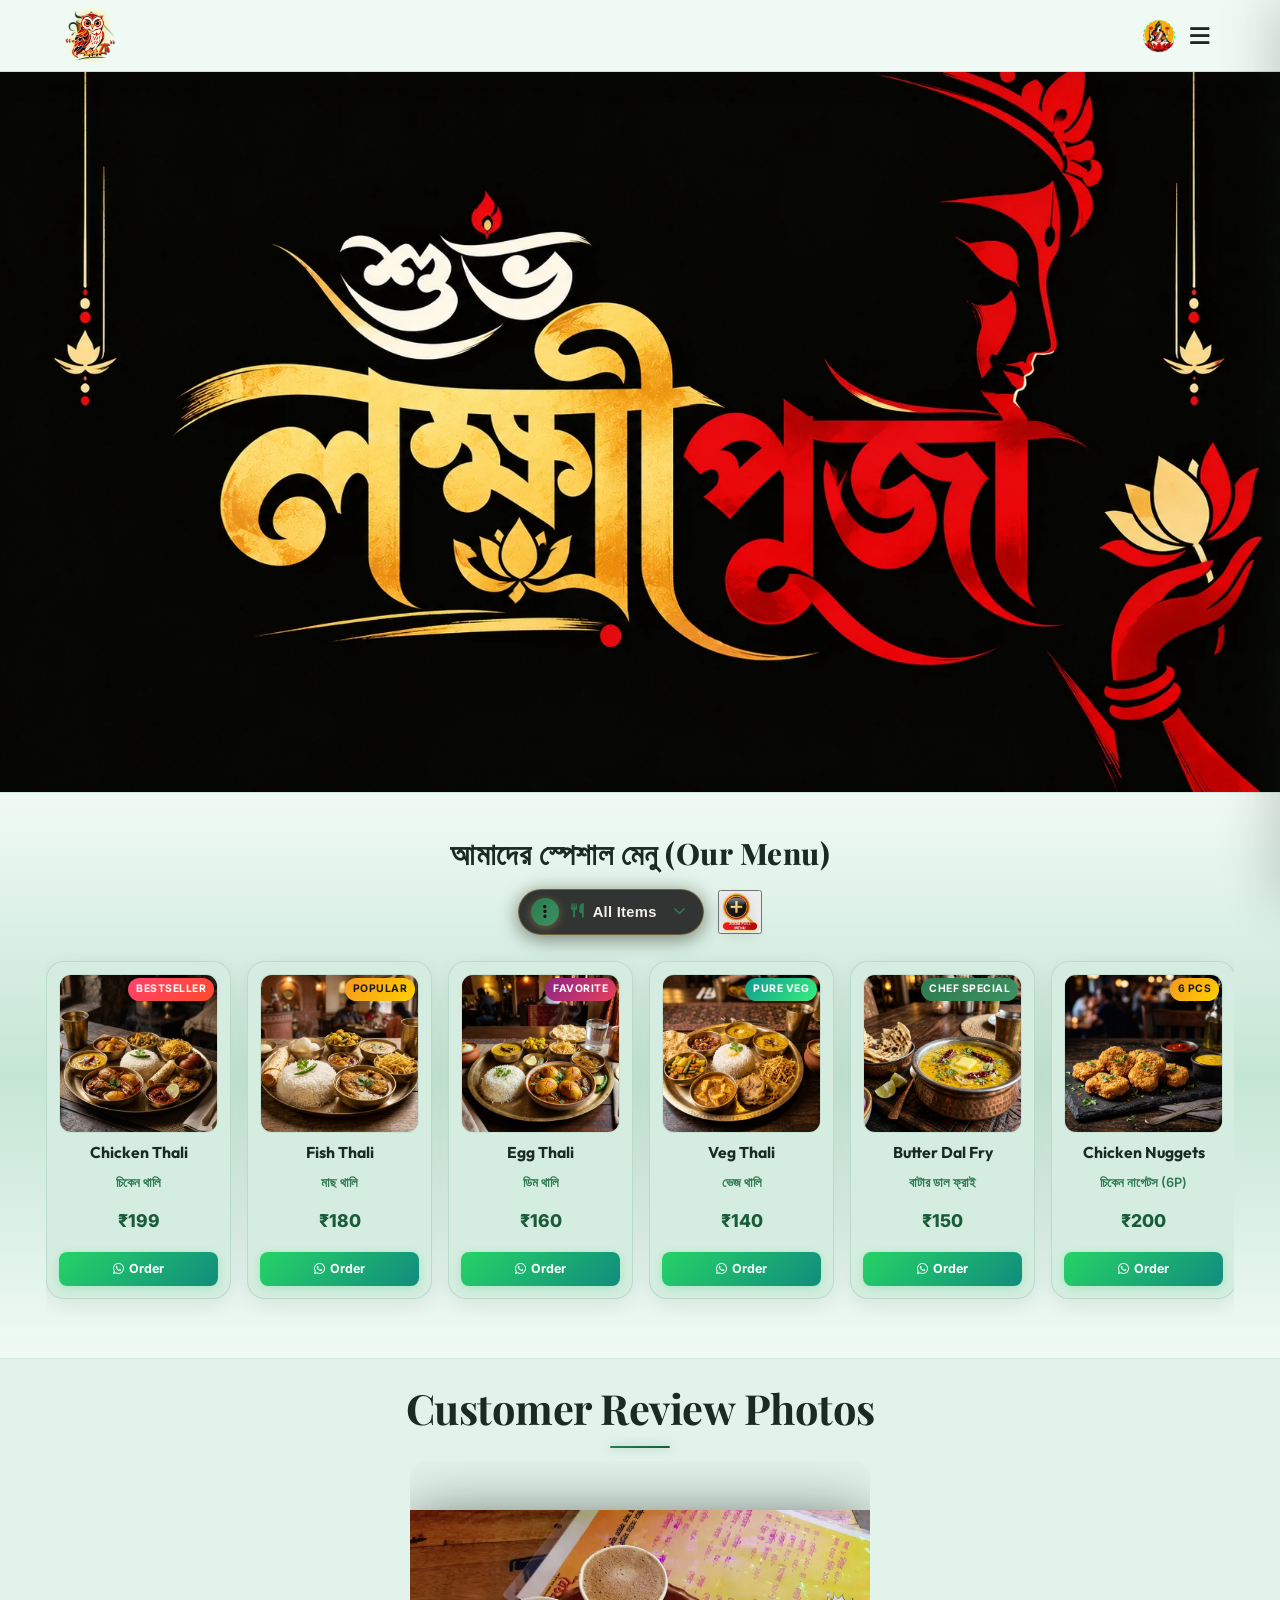
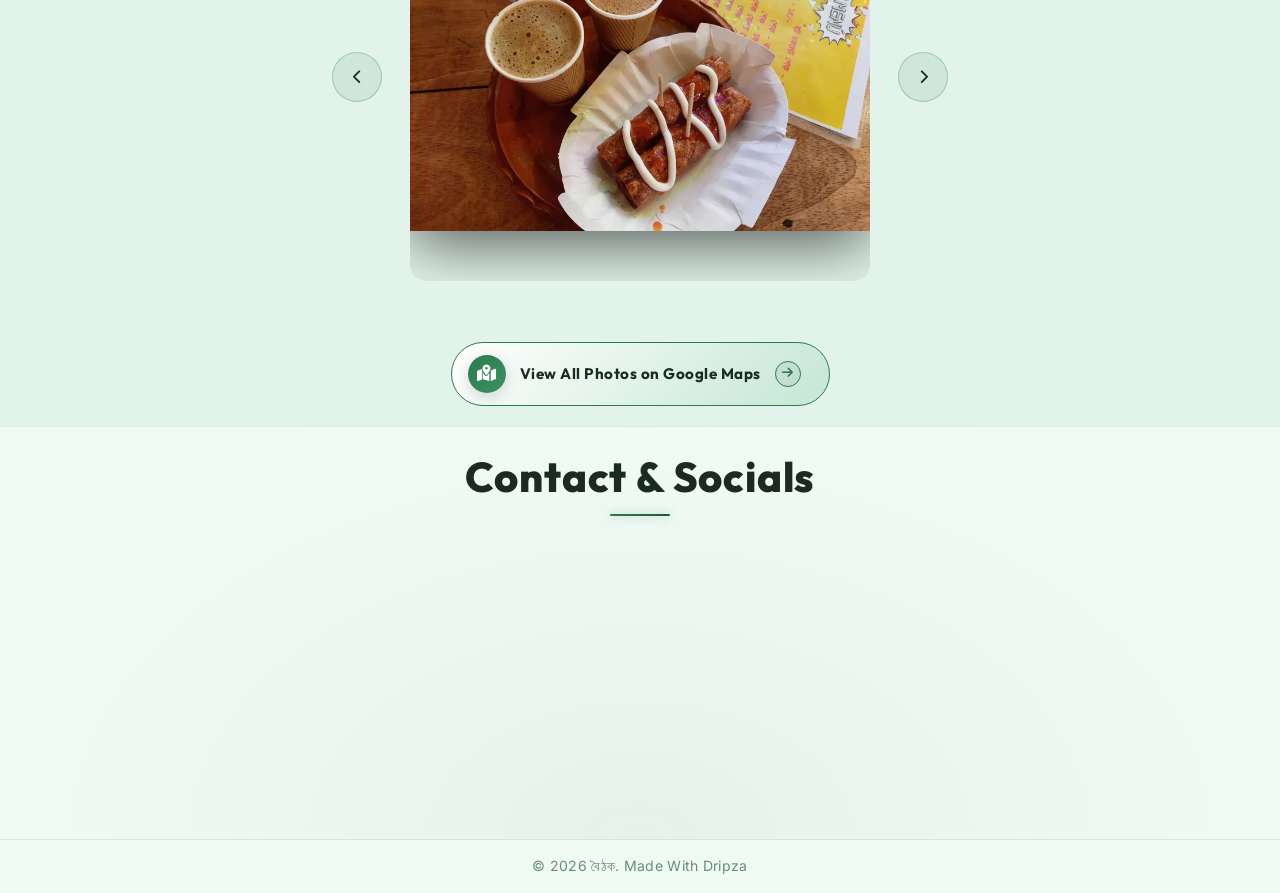
<file: index.html>
﻿<!DOCTYPE html>
<html lang="bn">
<head>
    <meta charset="UTF-8">
    <meta name="viewport" content="width=device-width, initial-scale=1.0">
    <title>বৈঠক</title>
    <link rel="icon" type="image/png" href="assets/boithok_logo.webp">
    <link href="https://fonts.googleapis.com/css2?family=Playfair+Display:wght@400;600;700;800&family=Outfit:wght@300;400;600;800&family=Inter:wght@300;400;500;600&display=swap" rel="stylesheet">
    <link rel="stylesheet" href="https://cdnjs.cloudflare.com/ajax/libs/font-awesome/6.4.0/css/all.min.css">
    <link rel="stylesheet" href="styles.css?v=1.3">
</head>
<body class="no-scroll">
    <!-- Preloader Screen -->
    <div id="preloader">
        <div class="preloader-content">
            <h1 class="preloader-title">Welcome to <br><span class="highlight">বৈঠক</span></h1>
            <div class="preloader-loader">
                <div class="loader-bar"></div>
            </div>
        </div>
    </div>
    <!-- Navbar -->
    <nav class="navbar">
        <div class="logo-container">
            <img src="assets/boithok_logo.webp" alt="বৈঠক Logo" class="logo-brand-img">
            <div class="logo-text-wrapper">
                <span class="animated-football-header" title="Mahalaya Special">
                    <img src="assets/lakshmi_puja_web_run_icon.webp" alt="Mahalaya Run Icon" style="object-fit: contain; filter: drop-shadow(0 0 5px rgba(255, 215, 0, 0.6));">
                </span>
                <span class="logo-text">বৈঠক</span>
            </div>
        </div>
        <span class="rath-yatra-header-text">শুভ লক্ষ্মীপূজা</span>
        <ul class="nav-links">
            <li><a href="#home">Home</a></li>
            <li><a href="#menu">Menu</a></li>
            <li><a href="#reviews">Reviews</a></li>
            <li><a href="#contact">Contact</a></li>
        </ul>
        <div class="navbar-actions">
            <!-- Rakhi Purnima Button for Poster -->
            <button class="fifa-btn" id="open-promo-modal-direct-btn" title="Show Mahalaya Special Poster">
                <div class="fifa-container">
                    <div class="fifa-magic-ring"></div>
                    <img src="assets/lakshmi_puja_web_icon.webp" alt="Mahalaya Special" class="fifa-svg" style="object-fit: contain;">
                </div>
            </button>
            
            <div class="hamburger">
                <i class="fas fa-bars"></i>
            </div>
        </div>
    </nav>

    <!-- Hero Section -->
    <section id="home" class="hero">
        <div class="hero-bg banner-box">
            <img src="assets/lakshmi_puja_greeting_banner.webp" alt="Durga Puja Festival Banner" class="active">
            <img src="assets/banner_1.webp" alt="বৈঠক Banner 1">
            <img src="assets/banner_2.webp" alt="বৈঠক Banner 2">
            <img src="assets/banner_3.webp" alt="বৈঠক Banner 3">
            <img src="assets/banner_4.webp" alt="বৈঠক Banner 4">
            <img src="assets/banner_5.webp" alt="বৈঠক Banner 5">
            <img src="assets/banner_6.webp" alt="বৈঠক Banner 6">
            <img src="assets/banner_7.webp" alt="বৈঠক Banner 7">
            <img src="assets/banner_8.webp" alt="বৈঠক Banner 8">
            <img src="assets/banner_9.webp" alt="বৈঠক Banner 9">
            <div class="overlay"></div>
        </div>
        <!-- Click/Hover Zones for Banner Control -->
        <div class="hero-nav-zone left-zone" title="Previous Image"></div>
        <div class="hero-nav-zone right-zone" title="Next Image"></div>
    </section>

                <!-- Digital Restaurant Menu Section -->
    <section id="menu" class="main-menu-section">
        <div class="menu-header-wrapper">
            <div class="menu-eyebrow-container">
                <span class="menu-eyebrow">আমাদের স্পেশাল মেনু (Our Menu)</span>
            </div>
        </div>

        <!-- Menu Category Filter Tabs -->
                <!-- Menu Category Filter Dropdown (Three-Dot Filter Menu) -->
        <!-- Menu Filter and Zoom Controls Row -->
        <div class="menu-filter-controls-row">
            <div class="menu-filter-dropdown-wrapper" id="main-menu-filter-dropdown-wrapper">
            <button type="button" class="menu-filter-dots-btn" id="main-menu-filter-dots-btn" aria-expanded="false" aria-haspopup="true" title="Filter Menu">
                <span class="three-dots-icon-box">
                    <i class="fas fa-ellipsis-v"></i>
                </span>
                <span class="current-filter-label" id="main-current-filter-label">
                    <i class="fas fa-utensils"></i>
                    <span>All Items</span>
                </span>
                <i class="fas fa-chevron-down filter-dropdown-arrow"></i>
            </button>

            <!-- Dropdown List of Category Filter Options -->
            <div class="menu-filter-dropdown-menu" id="main-menu-filter-dropdown-menu">
                <div class="menu-filter-dropdown-header">
                    <span><i class="fas fa-filter"></i> Filter Category</span>
                </div>
                <div class="menu-filter-dropdown-list">
                    <button type="button" class="menu-tab-btn active" data-category="all">
                        <span class="tab-btn-content">
                            <i class="fas fa-utensils tab-icon"></i>
                            <span class="tab-title">All Items</span>
                        </span>
                        <i class="fas fa-check active-indicator-icon"></i>
                    </button>
                    <button type="button" class="menu-tab-btn" data-category="thali">
                        <span class="tab-btn-content">
                            <i class="fas fa-bowl-rice tab-icon"></i>
                            <span class="tab-title">Bengali Thali</span>
                        </span>
                        <i class="fas fa-check active-indicator-icon"></i>
                    </button>
                    <button type="button" class="menu-tab-btn" data-category="snacks">
                        <span class="tab-btn-content">
                            <i class="fas fa-burger tab-icon"></i>
                            <span class="tab-title">Breakfast & Snacks</span>
                        </span>
                        <i class="fas fa-check active-indicator-icon"></i>
                    </button>
                    <button type="button" class="menu-tab-btn" data-category="beverages">
                        <span class="tab-btn-content">
                            <i class="fas fa-mug-hot tab-icon"></i>
                            <span class="tab-title">Tea & Coffee</span>
                        </span>
                        <i class="fas fa-check active-indicator-icon"></i>
                    </button>
                    <button type="button" class="menu-tab-btn" data-category="extras">
                        <span class="tab-btn-content">
                            <i class="fas fa-plate-wheat tab-icon"></i>
                            <span class="tab-title">Sides & Extras</span>
                        </span>
                        <i class="fas fa-check active-indicator-icon"></i>
                    </button>
                </div>
            </div>
        </div>

            <!-- Zoom Full Menu Button on Right Side of Filter -->
            <button type="button" class="menu-zoom-img-btn" id="open-full-menu-modal-btn" title="Open Complete Menu Card (সম্পূর্ণ মেনু)">
                    <img src="assets/zoom_full_menu_icon.webp" alt="Zoom Full Menu" class="zoom-full-menu-img">
                </button>
        </div>
        

        <!-- Menu Cards Horizontal Side-Scroll Wrapper -->
        <div class="main-menu-scroll-wrapper">
            <div class="main-menu-scroll-track" id="main-restaurant-menu-scroll">
                
                <!-- 1. Chicken Thali -->
                <div class="food-menu-card" data-category="thali">
                    <div class="food-card-badge bestseller">Bestseller</div>
                    <div class="food-card-img-box">
                        <img src="assets/menu_chicken_thali.webp" alt="Chicken Thali" loading="lazy">
                    </div>
                    <div class="food-card-body">
                        <h3 class="food-title">Chicken Thali</h3>
                        <span class="bengali-title">চিকেন থালি</span>
                        <span class="food-price">₹199</span>
                        <a href="https://wa.me/919999999999?text=Hi%20%E0%A6%AC%E0%A7%88%E0%A6%A0%E0%A6%95,%20I%20want%20to%20order%20Chicken%20Thali%20(₹199)" target="_blank" class="food-order-btn">
                            <i class="fab fa-whatsapp"></i> Order
                        </a>
                    </div>
                </div>

                <!-- 2. Fish Thali -->
                <div class="food-menu-card" data-category="thali">
                    <div class="food-card-badge popular">Popular</div>
                    <div class="food-card-img-box">
                        <img src="assets/menu_fish_thali.webp" alt="Fish Thali" loading="lazy">
                    </div>
                    <div class="food-card-body">
                        <h3 class="food-title">Fish Thali</h3>
                        <span class="bengali-title">মাছ থালি</span>
                        <span class="food-price">₹180</span>
                        <a href="https://wa.me/919999999999?text=Hi%20%E0%A6%AC%E0%A7%88%E0%A6%A0%E0%A6%95,%20I%20want%20to%20order%20Fish%20Thali%20(₹180)" target="_blank" class="food-order-btn">
                            <i class="fab fa-whatsapp"></i> Order
                        </a>
                    </div>
                </div>

                <!-- 3. Egg Thali -->
                <div class="food-menu-card" data-category="thali">
                    <div class="food-card-badge special">Favorite</div>
                    <div class="food-card-img-box">
                        <img src="assets/menu_egg_thali.webp" alt="Egg Thali" loading="lazy">
                    </div>
                    <div class="food-card-body">
                        <h3 class="food-title">Egg Thali</h3>
                        <span class="bengali-title">ডিম থালি</span>
                        <span class="food-price">₹160</span>
                        <a href="https://wa.me/919999999999?text=Hi%20%E0%A6%AC%E0%A7%88%E0%A6%A0%E0%A6%95,%20I%20want%20to%20order%20Egg%20Thali%20(₹160)" target="_blank" class="food-order-btn">
                            <i class="fab fa-whatsapp"></i> Order
                        </a>
                    </div>
                </div>

                <!-- 4. Veg Thali -->
                <div class="food-menu-card" data-category="thali">
                    <div class="food-card-badge pure-veg">Pure Veg</div>
                    <div class="food-card-img-box">
                        <img src="assets/menu_veg_thali.webp" alt="Veg Thali" loading="lazy">
                    </div>
                    <div class="food-card-body">
                        <h3 class="food-title">Veg Thali</h3>
                        <span class="bengali-title">ভেজ থালি</span>
                        <span class="food-price">₹140</span>
                        <a href="https://wa.me/919999999999?text=Hi%20%E0%A6%AC%E0%A7%88%E0%A6%A0%E0%A6%95,%20I%20want%20to%20order%20Veg%20Thali%20(₹140)" target="_blank" class="food-order-btn">
                            <i class="fab fa-whatsapp"></i> Order
                        </a>
                    </div>
                </div>

                <!-- 5. Butter Dal Fry -->
                <div class="food-menu-card" data-category="extras">
                    <div class="food-card-badge chef">Chef Special</div>
                    <div class="food-card-img-box">
                        <img src="assets/menu_butter_dal_fry.webp" alt="Butter Dal Fry" loading="lazy">
                    </div>
                    <div class="food-card-body">
                        <h3 class="food-title">Butter Dal Fry</h3>
                        <span class="bengali-title">বাটার ডাল ফ্রাই</span>
                        <span class="food-price">₹150</span>
                        <a href="https://wa.me/919999999999?text=Hi%20%E0%A6%AC%E0%A7%88%E0%A6%A0%E0%A6%95,%20I%20want%20to%20order%20Butter%20Dal%20Fry%20(₹150)" target="_blank" class="food-order-btn">
                            <i class="fab fa-whatsapp"></i> Order
                        </a>
                    </div>
                </div>

                <!-- 6. Chicken Nuggets -->
                <div class="food-menu-card" data-category="snacks">
                    <div class="food-card-badge popular">6 Pcs</div>
                    <div class="food-card-img-box">
                        <img src="assets/menu_chicken_nuggets.webp" alt="Chicken Nuggets" loading="lazy">
                    </div>
                    <div class="food-card-body">
                        <h3 class="food-title">Chicken Nuggets</h3>
                        <span class="bengali-title">চিকেন নাগেটস (6P)</span>
                        <span class="food-price">₹200</span>
                        <a href="https://wa.me/919999999999?text=Hi%20%E0%A6%AC%E0%A7%88%E0%A6%A0%E0%A6%95,%20I%20want%20to%20order%20Chicken%20Nuggets%20(₹200)" target="_blank" class="food-order-btn">
                            <i class="fab fa-whatsapp"></i> Order
                        </a>
                    </div>
                </div>

                <!-- 7. Aloo Tikki -->
                <div class="food-menu-card" data-category="snacks">
                    <div class="food-card-badge pure-veg">Big Size</div>
                    <div class="food-card-img-box">
                        <img src="assets/menu_aloo_tikki.webp" alt="Aloo Tikki Big Size" loading="lazy">
                    </div>
                    <div class="food-card-body">
                        <h3 class="food-title">Aloo Tikki 6P</h3>
                        <span class="bengali-title">আলু টিক্কি (6P)</span>
                        <span class="food-price">₹180</span>
                        <a href="https://wa.me/919999999999?text=Hi%20%E0%A6%AC%E0%A7%88%E0%A6%A0%E0%A6%95,%20I%20want%20to%20order%20Aloo%20Tikki%20(₹180)" target="_blank" class="food-order-btn">
                            <i class="fab fa-whatsapp"></i> Order
                        </a>
                    </div>
                </div>

                <!-- 8. Egg Maggie -->
                <div class="food-menu-card" data-category="snacks">
                    <div class="food-card-badge popular">Hot</div>
                    <div class="food-card-img-box">
                        <img src="assets/menu_egg_maggie.webp" alt="Egg Maggie" loading="lazy">
                    </div>
                    <div class="food-card-body">
                        <h3 class="food-title">Egg Maggie</h3>
                        <span class="bengali-title">এগ ম্যাগি</span>
                        <span class="food-price">₹80</span>
                        <a href="https://wa.me/919999999999?text=Hi%20%E0%A6%AC%E0%A7%88%E0%A6%A0%E0%A6%95,%20I%20want%20to%20order%20Egg%20Maggie%20(₹80)" target="_blank" class="food-order-btn">
                            <i class="fab fa-whatsapp"></i> Order
                        </a>
                    </div>
                </div>

                <!-- 9. Veg Maggie -->
                <div class="food-menu-card" data-category="snacks">
                    <div class="food-card-badge pure-veg">Veg</div>
                    <div class="food-card-img-box">
                        <img src="assets/menu_egg_maggie.webp" alt="Veg Maggie" loading="lazy">
                    </div>
                    <div class="food-card-body">
                        <h3 class="food-title">Veg Maggie</h3>
                        <span class="bengali-title">ভেজ ম্যাগি</span>
                        <span class="food-price">₹60</span>
                        <a href="https://wa.me/919999999999?text=Hi%20%E0%A6%AC%E0%A7%88%E0%A6%A0%E0%A6%95,%20I%20want%20to%20order%20Veg%20Maggie%20(₹60)" target="_blank" class="food-order-btn">
                            <i class="fab fa-whatsapp"></i> Order
                        </a>
                    </div>
                </div>

                <!-- 10. Bread Omelette -->
                <div class="food-menu-card" data-category="snacks">
                    <div class="food-card-badge special">Breakfast</div>
                    <div class="food-card-img-box">
                        <img src="assets/menu6.webp" alt="Bread Omelette Jam Butter" loading="lazy">
                    </div>
                    <div class="food-card-body">
                        <h3 class="food-title">Bread Omelette</h3>
                        <span class="bengali-title">ব্রেড ওমলেট / জ্যাম</span>
                        <span class="food-price">₹60</span>
                        <a href="https://wa.me/919999999999?text=Hi%20%E0%A6%AC%E0%A7%88%E0%A6%A0%E0%A6%95,%20I%20want%20to%20order%20Bread%20Omelette%20(₹60)" target="_blank" class="food-order-btn">
                            <i class="fab fa-whatsapp"></i> Order
                        </a>
                    </div>
                </div>

                <!-- 11. Chai & Coffee -->
                <div class="food-menu-card" data-category="beverages">
                    <div class="food-card-badge special">Hot</div>
                    <div class="food-card-img-box">
                        <img src="assets/menu_tea_coffee.webp" alt="Coffee" loading="lazy">
                    </div>
                    <div class="food-card-body">
                        <h3 class="food-title">Milk / Black Coffee</h3>
                        <span class="bengali-title">কফি (Min 2 Cup)</span>
                        <span class="food-price">₹50</span>
                        <a href="https://wa.me/919999999999?text=Hi%20%E0%A6%AC%E0%A7%88%E0%A6%A0%E0%A6%95,%20I%20want%20to%20order%20Coffee" target="_blank" class="food-order-btn">
                            <i class="fab fa-whatsapp"></i> Order
                        </a>
                    </div>
                </div>

                <!-- 12. Milk / Black Tea -->
                <div class="food-menu-card" data-category="beverages">
                    <div class="food-card-badge bestseller">Chai</div>
                    <div class="food-card-img-box">
                        <img src="assets/menu_tea_coffee.webp" alt="Tea" loading="lazy">
                    </div>
                    <div class="food-card-body">
                        <h3 class="food-title">Black / Milk Tea</h3>
                        <span class="bengali-title">চা (Min 2 Cup)</span>
                        <span class="food-price">₹25</span>
                        <a href="https://wa.me/919999999999?text=Hi%20%E0%A6%AC%E0%A7%88%E0%A6%A0%E0%A6%95,%20I%20want%20to%20order%20Tea" target="_blank" class="food-order-btn">
                            <i class="fab fa-whatsapp"></i> Order
                        </a>
                    </div>
                </div>

                <!-- 13. Green Tea -->
                <div class="food-menu-card" data-category="beverages">
                    <div class="food-card-badge pure-veg">Healthy</div>
                    <div class="food-card-img-box">
                        <img src="assets/menu_tea_coffee.webp" alt="Green Tea" loading="lazy">
                    </div>
                    <div class="food-card-body">
                        <h3 class="food-title">Green Tea</h3>
                        <span class="bengali-title">গ্রিন টি (Min 2 Cup)</span>
                        <span class="food-price">₹40</span>
                        <a href="https://wa.me/919999999999?text=Hi%20%E0%A6%AC%E0%A7%88%E0%A6%A0%E0%A6%95,%20I%20want%20to%20order%20Green%20Tea" target="_blank" class="food-order-btn">
                            <i class="fab fa-whatsapp"></i> Order
                        </a>
                    </div>
                </div>

                <!-- 14. Extra Chicken 4P -->
                <div class="food-menu-card" data-category="extras">
                    <div class="food-card-badge popular">4 Pcs</div>
                    <div class="food-card-img-box">
                        <img src="assets/menu_chicken_thali.webp" alt="Extra Chicken" loading="lazy">
                    </div>
                    <div class="food-card-body">
                        <h3 class="food-title">Extra Chicken (4P)</h3>
                        <span class="bengali-title">চিকেন কারি (4P)</span>
                        <span class="food-price">₹180</span>
                        <a href="https://wa.me/919999999999?text=Hi%20%E0%A6%AC%E0%A7%88%E0%A6%A0%E0%A6%95,%20I%20want%20to%20order%20Extra%20Chicken%204P%20(₹180)" target="_blank" class="food-order-btn">
                            <i class="fab fa-whatsapp"></i> Order
                        </a>
                    </div>
                </div>

                <!-- 15. Extra Mutton 1P -->
                <div class="food-menu-card" data-category="extras">
                    <div class="food-card-badge special">Special</div>
                    <div class="food-card-img-box">
                        <img src="assets/menu3.webp" alt="Extra Mutton" loading="lazy">
                    </div>
                    <div class="food-card-body">
                        <h3 class="food-title">Extra Mutton (1P)</h3>
                        <span class="bengali-title">মটন (স্পেশাল অর্ডার)</span>
                        <span class="food-price">₹80</span>
                        <a href="https://wa.me/919999999999?text=Hi%20%E0%A6%AC%E0%A7%88%E0%A6%A0%E0%A6%95,%20I%20want%20to%20order%20Extra%20Mutton%20(₹80)" target="_blank" class="food-order-btn">
                            <i class="fab fa-whatsapp"></i> Order
                        </a>
                    </div>
                </div>

                <!-- 16. Extra Fish 1P -->
                <div class="food-menu-card" data-category="extras">
                    <div class="food-card-badge popular">1 Pc</div>
                    <div class="food-card-img-box">
                        <img src="assets/menu_fish_thali.webp" alt="Extra Fish" loading="lazy">
                    </div>
                    <div class="food-card-body">
                        <h3 class="food-title">Extra Fish (1P)</h3>
                        <span class="bengali-title">মাছ ১ পিস</span>
                        <span class="food-price">₹80</span>
                        <a href="https://wa.me/919999999999?text=Hi%20%E0%A6%AC%E0%A7%88%E0%A6%A0%E0%A6%95,%20I%20want%20to%20order%20Extra%20Fish%20(₹80)" target="_blank" class="food-order-btn">
                            <i class="fab fa-whatsapp"></i> Order
                        </a>
                    </div>
                </div>

                <!-- 17. Green Salad -->
                <div class="food-menu-card" data-category="extras">
                    <div class="food-card-badge pure-veg">Fresh</div>
                    <div class="food-card-img-box">
                        <img src="assets/menu_veg_thali.webp" alt="Green Salad" loading="lazy">
                    </div>
                    <div class="food-card-body">
                        <h3 class="food-title">Green Salad</h3>
                        <span class="bengali-title">গ্রিন স্যালাড</span>
                        <span class="food-price">₹100</span>
                        <a href="https://wa.me/919999999999?text=Hi%20%E0%A6%AC%E0%A7%88%E0%A6%A0%E0%A6%95,%20I%20want%20to%20order%20Green%20Salad%20(₹100)" target="_blank" class="food-order-btn">
                            <i class="fab fa-whatsapp"></i> Order
                        </a>
                    </div>
                </div>

                <!-- 18. Extra Egg (2P) -->
                <div class="food-menu-card" data-category="extras">
                    <div class="food-card-badge special">2 Pcs</div>
                    <div class="food-card-img-box">
                        <img src="assets/menu_egg_thali.webp" alt="Extra Egg 2P" loading="lazy">
                    </div>
                    <div class="food-card-body">
                        <h3 class="food-title">Extra Egg (2P)</h3>
                        <span class="bengali-title">ডিম (২ পিস)</span>
                        <span class="food-price">₹50</span>
                        <a href="https://wa.me/919999999999?text=Hi%20%E0%A6%AC%E0%A7%88%E0%A6%A0%E0%A6%95,%20I%20want%20to%20order%20Extra%20Egg%202P%20(₹50)" target="_blank" class="food-order-btn">
                            <i class="fab fa-whatsapp"></i> Order
                        </a>
                    </div>
                </div>

                <!-- 19. Extra Rice -->
                <div class="food-menu-card" data-category="extras">
                    <div class="food-card-badge popular">1 Plate</div>
                    <div class="food-card-img-box">
                        <img src="assets/menu_veg_thali.webp" alt="Extra Rice" loading="lazy">
                    </div>
                    <div class="food-card-body">
                        <h3 class="food-title">Extra Rice</h3>
                        <span class="bengali-title">এক্সট্রা ভাত</span>
                        <span class="food-price">₹50</span>
                        <a href="https://wa.me/919999999999?text=Hi%20%E0%A6%AC%E0%A7%88%E0%A6%A0%E0%A6%95,%20I%20want%20to%20order%20Extra%20Rice%20(₹50)" target="_blank" class="food-order-btn">
                            <i class="fab fa-whatsapp"></i> Order
                        </a>
                    </div>
                </div>

                <!-- 20. Extra Misti / Papad / Roti -->
                <div class="food-menu-card" data-category="extras">
                    <div class="food-card-badge pure-veg">Per Pc</div>
                    <div class="food-card-img-box">
                        <img src="assets/menu2.webp" alt="Extra Misti Papad Roti" loading="lazy">
                    </div>
                    <div class="food-card-body">
                        <h3 class="food-title">Extra Misti / Papad / Roti</h3>
                        <span class="bengali-title">মিষ্টি / পাঁপড় / রুটি</span>
                        <span class="food-price">₹10</span>
                        <a href="https://wa.me/919999999999?text=Hi%20%E0%A6%AC%E0%A7%88%E0%A6%A0%E0%A6%95,%20I%20want%20to%20order%20Extra%20Misti%20Papad%20Roti%20(₹10)" target="_blank" class="food-order-btn">
                            <i class="fab fa-whatsapp"></i> Order
                        </a>
                    </div>
                </div>

                <!-- 21. Extra Sabji / Dal / Vaji -->
                <div class="food-menu-card" data-category="extras">
                    <div class="food-card-badge pure-veg">Side Bowl</div>
                    <div class="food-card-img-box">
                        <img src="assets/menu_butter_dal_fry.webp" alt="Extra Sabji Dal Vaji" loading="lazy">
                    </div>
                    <div class="food-card-body">
                        <h3 class="food-title">Extra Sabji / Dal / Vaji</h3>
                        <span class="bengali-title">সবজি / ডাল / ভাজি</span>
                        <span class="food-price">₹30</span>
                        <a href="https://wa.me/919999999999?text=Hi%20%E0%A6%AC%E0%A7%88%E0%A6%A0%E0%A6%95,%20I%20want%20to%20order%20Extra%20Sabji%20Dal%20Vaji%20(₹30)" target="_blank" class="food-order-btn">
                            <i class="fab fa-whatsapp"></i> Order
                        </a>
                    </div>
                </div>

                <!-- 18. Water Bottle -->
                <div class="food-menu-card" data-category="beverages">
                    <div class="food-card-badge pure-veg">Mineral</div>
                    <div class="food-card-img-box">
                        <img src="assets/menu5.webp" alt="Water Bottle" loading="lazy">
                    </div>
                    <div class="food-card-body">
                        <h3 class="food-title">Water Bottle</h3>
                        <span class="bengali-title">জল 1L / 2L</span>
                        <span class="food-price">₹20 / ₹30</span>
                        <a href="https://wa.me/919999999999?text=Hi%20%E0%A6%AC%E0%A7%88%E0%A6%A0%E0%A6%95,%20I%20want%20to%20order%20Water%20Bottle" target="_blank" class="food-order-btn">
                            <i class="fab fa-whatsapp"></i> Order
                        </a>
                    </div>
                </div>

            </div>
        </div>
    </section>

    <!-- Reviews Section (Photo Gallery) -->
    <section id="reviews" class="reviews-section">
        <h2 class="section-title">Customer Review Photos</h2>
        <div class="reviews-slider-container">
            <div class="reviews-slider">
                <div class="review-slide active">
                    <img src="assets/review_1.webp" alt="Customer Review 1">
                </div>
                <div class="review-slide">
                    <img src="assets/review_2.webp" alt="Customer Review 2">
                </div>
                <div class="review-slide">
                    <img src="assets/review_3.webp" alt="Customer Review 3">
                </div>
                <div class="review-slide">
                    <img src="assets/review_4.webp" alt="Customer Review 4">
                </div>
                <div class="review-slide">
                    <img src="assets/review_5.webp" alt="Customer Review 5">
                </div>
                <div class="review-slide">
                    <img src="assets/review_6.webp" alt="Customer Review 6">
                </div>
                <div class="review-slide">
                    <img src="assets/review_7.webp" alt="Customer Review 7">
                </div>
                <div class="review-slide">
                    <img src="assets/review_8.webp" alt="Customer Review 8">
                </div>
                <div class="review-slide">
                    <img src="assets/review_9.webp" alt="Customer Review 9">
                </div>
                <div class="review-slide">
                    <img src="assets/review_10.webp" alt="Customer Review 10">
                </div>
                <div class="review-slide">
                    <img src="assets/review_11.webp" alt="Customer Review 11">
                </div>
                <div class="review-slide">
                    <img src="assets/review_12.webp" alt="Customer Review 12">
                </div>
                <div class="review-slide">
                    <img src="assets/review_13.webp" alt="Customer Review 13">
                </div>
            </div>
            
            <!-- Slider Controls -->
            <button class="slider-btn prev-btn"><i class="fas fa-chevron-left"></i></button>
            <button class="slider-btn next-btn"><i class="fas fa-chevron-right"></i></button>
            
            <!-- Slider Dots -->
            <div class="slider-dots">
                <!-- Dynamically generated by JavaScript -->
            </div>
        </div>
        <div style="text-align: center; margin-top: 3rem;">
            <div class="reviews-cta-wrapper">
            <a href="https://maps.app.goo.gl/VpXoUckqQpxxq5zLA" target="_blank" class="modern-maps-btn" title="Open Google Maps Gallery">
                <span class="maps-icon-badge"><i class="fas fa-map-marked-alt"></i></span>
                <span class="maps-btn-text">View All Photos on Google Maps</span>
                <span class="maps-arrow-circle"><i class="fas fa-arrow-right"></i></span>
            </a>
        </div>
        </div>
    </section>

    <!-- Contact & Footer -->
    <section id="contact" class="contact-section">
        <h2 class="section-title">Contact & Socials</h2>
        <div class="contact-container glassmorphism">
            <div class="contact-info">
                <h2>Visit Us</h2>
                <div class="info-item">
                    <a href="https://maps.app.goo.gl/9QzuvpyuZqcTHoP17" target="_blank" style="color: inherit; text-decoration: none; display: flex; align-items: center; gap: 15px;">
                        <i class="fas fa-map-marker-alt"></i>
                        <p>C959+PJ2, Ramsitapara, Nabadwip, West Bengal 741302</p>
                    </a>
                </div>
                <div class="info-item">
                    <a href="tel:+919999999999" style="color: inherit; text-decoration: none; display: flex; align-items: center; gap: 15px;">
                        <i class="fas fa-phone-alt"></i>
                        <p>+91 9999999999</p>
                    </a>
                </div>
                <div class="info-item">
                    <a href="mailto:hello@boithok.com" style="color: inherit; text-decoration: none; display: flex; align-items: center; gap: 15px;">
                        <i class="fas fa-envelope"></i>
                        <p>hello@boithok.com</p>
                    </a>
                </div>
            </div>
            <div class="social-links">
                <h2>Follow Us</h2>
                <div class="social-icons">
                    <a href="#" class="social-icon"><i class="fab fa-instagram"></i></a>
                    <a href="#" class="social-icon"><i class="fab fa-facebook-f"></i></a>
                    <a href="#" class="social-icon"><i class="fab fa-youtube"></i></a>
                    <a href="https://wa.me/919999999999" target="_blank" class="social-icon"><i class="fab fa-whatsapp"></i></a>
                    <a href="https://maps.app.goo.gl/9QzuvpyuZqcTHoP17" target="_blank" class="social-icon"><i class="fas fa-map-marker-alt"></i></a>
                </div>
            </div>
        </div>
    </section>

    <footer>
        <p>&copy; 2026 বৈঠক. Made With Dripza</p>
    </footer>



    <!-- Full Menu Interactive Modal -->
    <div class="full-menu-modal" id="full-menu-modal" aria-hidden="true">
        <div class="full-menu-modal-overlay" id="full-menu-modal-overlay"></div>
        <div class="full-menu-modal-container">
            <!-- Modal Sticky Top Header Container (Header + Hero Title + Search + Category Tabs) -->
            <div class="full-menu-modal-top-section">
                <!-- Modal Header -->
                <div class="full-menu-modal-header">
                    <div class="full-menu-modal-header-left">
                        <button class="menu-modal-close-btn" id="close-full-menu-modal-btn" aria-label="Close Full Menu">
                            <i class="fas fa-arrow-left"></i> <span>Back</span>
                        </button>
                        <div class="full-menu-modal-title">
                            বৈঠক
                        </div>
                    </div>
                    <div class="full-menu-modal-header-right">
                        <a href="#modal-order-timings" class="menu-modal-timing-btn" id="modal-timing-btn" title="Order Timings">
                            <i class="fas fa-clock"></i> <span>Timings</span>
                        </a>
                        <a href="tel:919999999999" class="menu-modal-call-btn">
                            <i class="fas fa-phone-alt"></i> <span>919999999999</span>
                        </a>
                        <button class="menu-modal-close-icon-btn" id="close-full-menu-icon-btn" aria-label="Close">
                            <i class="fas fa-times"></i>
                        </button>
                    </div>
                </div>

                <!-- Modal Hero Header -->
                <div class="full-menu-hero">
                    <h1>Complete Menu Card <span class="bengali-heading">আমাদের সম্পূর্ণ ডিজিটাল মেনু</span></h1>
                </div>

                <!-- Search Bar & Category Filter Tabs -->
                <div class="menu-control-bar">
                    

                    <!-- Modal Category Filter Dropdown (Three-Dot Filter Menu) -->
                    <div class="menu-filter-dropdown-wrapper" id="modal-menu-filter-dropdown-wrapper">
            <button type="button" class="menu-filter-dots-btn" id="modal-menu-filter-dots-btn" aria-expanded="false" aria-haspopup="true" title="Filter Menu">
                <span class="three-dots-icon-box">
                    <i class="fas fa-ellipsis-v"></i>
                </span>
                <span class="current-filter-label" id="modal-current-filter-label">
                    <i class="fas fa-utensils"></i>
                    <span>All Items</span>
                </span>
                <i class="fas fa-chevron-down filter-dropdown-arrow"></i>
            </button>

            <!-- Dropdown List of Category Filter Options -->
            <div class="menu-filter-dropdown-menu" id="modal-menu-filter-dropdown-menu">
                <div class="menu-filter-dropdown-header">
                    <span><i class="fas fa-filter"></i> Filter Category</span>
                </div>
                <div class="menu-filter-dropdown-list">
                    <button type="button" class="menu-tab-btn active" data-category="all">
                        <span class="tab-btn-content">
                            <i class="fas fa-utensils tab-icon"></i>
                            <span class="tab-title">All Items</span>
                        </span>
                        <i class="fas fa-check active-indicator-icon"></i>
                    </button>
                    <button type="button" class="menu-tab-btn" data-category="thali">
                        <span class="tab-btn-content">
                            <i class="fas fa-bowl-rice tab-icon"></i>
                            <span class="tab-title">Bengali Thali</span>
                        </span>
                        <i class="fas fa-check active-indicator-icon"></i>
                    </button>
                    <button type="button" class="menu-tab-btn" data-category="snacks">
                        <span class="tab-btn-content">
                            <i class="fas fa-burger tab-icon"></i>
                            <span class="tab-title">Breakfast & Snacks</span>
                        </span>
                        <i class="fas fa-check active-indicator-icon"></i>
                    </button>
                    <button type="button" class="menu-tab-btn" data-category="beverages">
                        <span class="tab-btn-content">
                            <i class="fas fa-mug-hot tab-icon"></i>
                            <span class="tab-title">Tea & Coffee</span>
                        </span>
                        <i class="fas fa-check active-indicator-icon"></i>
                    </button>
                    <button type="button" class="menu-tab-btn" data-category="extras">
                        <span class="tab-btn-content">
                            <i class="fas fa-plate-wheat tab-icon"></i>
                            <span class="tab-title">Sides & Extras</span>
                        </span>
                        <i class="fas fa-check active-indicator-icon"></i>
                    </button>
                </div>
            </div>
                </div>

                    <div class="search-box-wrapper">
                        <i class="fas fa-search"></i>
                        <input type="text" id="modal-menu-search-input" placeholder="খাবারের নাম লিখে খুঁজুন (Search dishes...)" autocomplete="off" enterkeyhint="search">
                        <button type="button" id="modal-menu-search-clear" class="search-clear-btn" aria-label="Clear search" title="à¦®à§à¦›à§‡ à¦«à§‡à¦²à§à¦¨ (Clear)">
                            <i class="fas fa-times"></i>
                        </button>
                    </div>
            </div>
            </div>

            <div class="full-menu-modal-body">
                <!-- Complete Menu Card Grid -->
                <div class="compact-menu-grid-container">
                    <div class="compact-grid" id="modal-full-menu-grid">

                        <!-- 1. Chicken Thali -->
                        <div class="food-menu-card" data-category="thali" data-keywords="chicken thali murgi murgir mangsho rice dal sabji thali">
                            <div class="food-card-badge bestseller">Bestseller</div>
                            <div class="food-card-img-box">
                                <img src="assets/menu_chicken_thali.webp" alt="Chicken Thali" loading="lazy">
                            </div>
                            <div class="food-card-body">
                                <h3 class="food-title">Chicken Thali</h3>
                                <span class="bengali-title">চিকেন থালি</span>
                                <span class="food-price">₹199</span>
                                <a href="https://wa.me/919999999999?text=Hi%20%E0%A6%AC%E0%A7%88%E0%A6%A0%E0%A6%95,%20I%20want%20to%20order%20Chicken%20Thali%20(₹199)" target="_blank" class="food-order-btn">
                                    <i class="fab fa-whatsapp"></i> Order
                                </a>
                            </div>
                        </div>

                        <!-- 2. Fish Thali -->
                        <div class="food-menu-card" data-category="thali" data-keywords="fish thali macher thali mach jhol rui katla rice dal thali">
                            <div class="food-card-badge popular">Popular</div>
                            <div class="food-card-img-box">
                                <img src="assets/menu_fish_thali.webp" alt="Fish Thali" loading="lazy">
                            </div>
                            <div class="food-card-body">
                                <h3 class="food-title">Fish Thali</h3>
                                <span class="bengali-title">মাছ থালি</span>
                                <span class="food-price">₹180</span>
                                <a href="https://wa.me/919999999999?text=Hi%20%E0%A6%AC%E0%A7%88%E0%A6%A0%E0%A6%95,%20I%20want%20to%20order%20Fish%20Thali%20(₹180)" target="_blank" class="food-order-btn">
                                    <i class="fab fa-whatsapp"></i> Order
                                </a>
                            </div>
                        </div>

                        <!-- 3. Egg Thali -->
                        <div class="food-menu-card" data-category="thali" data-keywords="egg thali dimer thali dim kosha rice dal thali">
                            <div class="food-card-badge special">Favorite</div>
                            <div class="food-card-img-box">
                                <img src="assets/menu_egg_thali.webp" alt="Egg Thali" loading="lazy">
                            </div>
                            <div class="food-card-body">
                                <h3 class="food-title">Egg Thali</h3>
                                <span class="bengali-title">ডিম থালি</span>
                                <span class="food-price">₹160</span>
                                <a href="https://wa.me/919999999999?text=Hi%20%E0%A6%AC%E0%A7%88%E0%A6%A0%E0%A6%95,%20I%20want%20to%20order%20Egg%20Thali%20(₹160)" target="_blank" class="food-order-btn">
                                    <i class="fab fa-whatsapp"></i> Order
                                </a>
                            </div>
                        </div>

                        <!-- 4. Veg Thali -->
                        <div class="food-menu-card" data-category="thali" data-keywords="veg thali niramish thali paneer dal sabji rice mishti doi">
                            <div class="food-card-badge pure-veg">Pure Veg</div>
                            <div class="food-card-img-box">
                                <img src="assets/menu_veg_thali.webp" alt="Veg Thali" loading="lazy">
                            </div>
                            <div class="food-card-body">
                                <h3 class="food-title">Veg Thali</h3>
                                <span class="bengali-title">ভেজ থালি</span>
                                <span class="food-price">₹140</span>
                                <a href="https://wa.me/919999999999?text=Hi%20%E0%A6%AC%E0%A7%88%E0%A6%A0%E0%A6%95,%20I%20want%20to%20order%20Veg%20Thali%20(₹140)" target="_blank" class="food-order-btn">
                                    <i class="fab fa-whatsapp"></i> Order
                                </a>
                            </div>
                        </div>

                        <!-- 5. Butter Dal Fry -->
                        <div class="food-menu-card" data-category="extras" data-keywords="butter dal fry yellow dal tadka veg">
                            <div class="food-card-badge chef">Chef Special</div>
                            <div class="food-card-img-box">
                                <img src="assets/menu_butter_dal_fry.webp" alt="Butter Dal Fry" loading="lazy">
                            </div>
                            <div class="food-card-body">
                                <h3 class="food-title">Butter Dal Fry</h3>
                                <span class="bengali-title">বাটার ডাল ফ্রাই</span>
                                <span class="food-price">₹150</span>
                                <a href="https://wa.me/919999999999?text=Hi%20%E0%A6%AC%E0%A7%88%E0%A6%A0%E0%A6%95,%20I%20want%20to%20order%20Butter%20Dal%20Fry%20(₹150)" target="_blank" class="food-order-btn">
                                    <i class="fab fa-whatsapp"></i> Order
                                </a>
                            </div>
                        </div>

                        <!-- 6. Chicken Nuggets (6P) -->
                        <div class="food-menu-card" data-category="snacks" data-keywords="chicken nuggets 6p fried snacks non-veg">
                            <div class="food-card-badge popular">6 Pcs</div>
                            <div class="food-card-img-box">
                                <img src="assets/menu_chicken_nuggets.webp" alt="Chicken Nuggets" loading="lazy">
                            </div>
                            <div class="food-card-body">
                                <h3 class="food-title">Chicken Nuggets</h3>
                                <span class="bengali-title">চিকেন নাগেটস (6P)</span>
                                <span class="food-price">₹200</span>
                                <a href="https://wa.me/919999999999?text=Hi%20%E0%A6%AC%E0%A7%88%E0%A6%A0%E0%A6%95,%20I%20want%20to%20order%20Chicken%20Nuggets%20(₹200)" target="_blank" class="food-order-btn">
                                    <i class="fab fa-whatsapp"></i> Order
                                </a>
                            </div>
                        </div>

                        <!-- 7. Aloo Tikki Big Size (6P) -->
                        <div class="food-menu-card" data-category="snacks" data-keywords="aloo tikki potato cutlet snacks big size veg">
                            <div class="food-card-badge pure-veg">Big Size</div>
                            <div class="food-card-img-box">
                                <img src="assets/menu_aloo_tikki.webp" alt="Aloo Tikki Big Size" loading="lazy">
                            </div>
                            <div class="food-card-body">
                                <h3 class="food-title">Aloo Tikki 6P</h3>
                                <span class="bengali-title">আলু টিক্কি (6P)</span>
                                <span class="food-price">₹180</span>
                                <a href="https://wa.me/919999999999?text=Hi%20%E0%A6%AC%E0%A7%88%E0%A6%A0%E0%A6%95,%20I%20want%20to%20order%20Aloo%20Tikki%20(₹180)" target="_blank" class="food-order-btn">
                                    <i class="fab fa-whatsapp"></i> Order
                                </a>
                            </div>
                        </div>

                        <!-- 8. Egg Maggie -->
                        <div class="food-menu-card" data-category="snacks" data-keywords="egg maggie noodles masala snacks">
                            <div class="food-card-badge popular">Hot</div>
                            <div class="food-card-img-box">
                                <img src="assets/menu_egg_maggie.webp" alt="Egg Maggie" loading="lazy">
                            </div>
                            <div class="food-card-body">
                                <h3 class="food-title">Egg Maggie</h3>
                                <span class="bengali-title">এগ ম্যাগি</span>
                                <span class="food-price">₹80</span>
                                <a href="https://wa.me/919999999999?text=Hi%20%E0%A6%AC%E0%A7%88%E0%A6%A0%E0%A6%95,%20I%20want%20to%20order%20Egg%20Maggie%20(₹80)" target="_blank" class="food-order-btn">
                                    <i class="fab fa-whatsapp"></i> Order
                                </a>
                            </div>
                        </div>

                        <!-- 9. Veg Maggie -->
                        <div class="food-menu-card" data-category="snacks" data-keywords="veg maggie masala noodles snacks vegetarian">
                            <div class="food-card-badge pure-veg">Veg</div>
                            <div class="food-card-img-box">
                                <img src="assets/menu_egg_maggie.webp" alt="Veg Maggie" loading="lazy">
                            </div>
                            <div class="food-card-body">
                                <h3 class="food-title">Veg Maggie</h3>
                                <span class="bengali-title">ভেজ ম্যাগি</span>
                                <span class="food-price">₹60</span>
                                <a href="https://wa.me/919999999999?text=Hi%20%E0%A6%AC%E0%A7%88%E0%A6%A0%E0%A6%95,%20I%20want%20to%20order%20Veg%20Maggie%20(₹60)" target="_blank" class="food-order-btn">
                                    <i class="fab fa-whatsapp"></i> Order
                                </a>
                            </div>
                        </div>

                        <!-- 10. Bread Omelette / Jam / Butter -->
                        <div class="food-menu-card" data-category="snacks" data-keywords="bread omelette jam butter breakfast toast egg">
                            <div class="food-card-badge special">Breakfast</div>
                            <div class="food-card-img-box">
                                <img src="assets/menu6.webp" alt="Bread Omelette Jam Butter" loading="lazy">
                            </div>
                            <div class="food-card-body">
                                <h3 class="food-title">Bread Omelette</h3>
                                <span class="bengali-title">ব্রেড ওমলেট / জ্যাম</span>
                                <span class="food-price">₹60</span>
                                <a href="https://wa.me/919999999999?text=Hi%20%E0%A6%AC%E0%A7%88%E0%A6%A0%E0%A6%95,%20I%20want%20to%20order%20Bread%20Omelette%20(₹60)" target="_blank" class="food-order-btn">
                                    <i class="fab fa-whatsapp"></i> Order
                                </a>
                            </div>
                        </div>

                        <!-- 11. Milk / Black Coffee -->
                        <div class="food-menu-card" data-category="beverages" data-keywords="coffee milk coffee black coffee hot drink beverages espresso">
                            <div class="food-card-badge special">Hot</div>
                            <div class="food-card-img-box">
                                <img src="assets/menu_tea_coffee.webp" alt="Milk and Black Coffee" loading="lazy">
                            </div>
                            <div class="food-card-body">
                                <h3 class="food-title">Milk / Black Coffee</h3>
                                <span class="bengali-title">কফি (Min 2 Cup)</span>
                                <span class="food-price">₹50</span>
                                <a href="https://wa.me/919999999999?text=Hi%20%E0%A6%AC%E0%A7%88%E0%A6%A0%E0%A6%95,%20I%20want%20to%20order%20Coffee" target="_blank" class="food-order-btn">
                                    <i class="fab fa-whatsapp"></i> Order
                                </a>
                            </div>
                        </div>

                        <!-- 12. Black / Milk Tea -->
                        <div class="food-menu-card" data-category="beverages" data-keywords="tea chai milk tea black tea masala chai beverage">
                            <div class="food-card-badge bestseller">Chai</div>
                            <div class="food-card-img-box">
                                <img src="assets/menu_tea_coffee.webp" alt="Black and Milk Tea" loading="lazy">
                            </div>
                            <div class="food-card-body">
                                <h3 class="food-title">Black / Milk Tea</h3>
                                <span class="bengali-title">চা (Min 2 Cup)</span>
                                <span class="food-price">₹25</span>
                                <a href="https://wa.me/919999999999?text=Hi%20%E0%A6%AC%E0%A7%88%E0%A6%A0%E0%A6%95,%20I%20want%20to%20order%20Tea" target="_blank" class="food-order-btn">
                                    <i class="fab fa-whatsapp"></i> Order
                                </a>
                            </div>
                        </div>

                        <!-- 13. Green Tea -->
                        <div class="food-menu-card" data-category="beverages" data-keywords="green tea healthy detox hot beverage">
                            <div class="food-card-badge pure-veg">Healthy</div>
                            <div class="food-card-img-box">
                                <img src="assets/menu_tea_coffee.webp" alt="Green Tea" loading="lazy">
                            </div>
                            <div class="food-card-body">
                                <h3 class="food-title">Green Tea</h3>
                                <span class="bengali-title">গ্রিন টি (Min 2 Cup)</span>
                                <span class="food-price">₹40</span>
                                <a href="https://wa.me/919999999999?text=Hi%20%E0%A6%AC%E0%A7%88%E0%A6%A0%E0%A6%95,%20I%20want%20to%20order%20Green%20Tea" target="_blank" class="food-order-btn">
                                    <i class="fab fa-whatsapp"></i> Order
                                </a>
                            </div>
                        </div>

                        <!-- 14. Extra Chicken (4P) -->
                        <div class="food-menu-card" data-category="extras" data-keywords="extra chicken 4p murgir mangsho chicken curry side non-veg">
                            <div class="food-card-badge popular">4 Pcs</div>
                            <div class="food-card-img-box">
                                <img src="assets/menu_chicken_thali.webp" alt="Extra Chicken 4P" loading="lazy">
                            </div>
                            <div class="food-card-body">
                                <h3 class="food-title">Extra Chicken (4P)</h3>
                                <span class="bengali-title">চিকেন কারি (4P)</span>
                                <span class="food-price">₹180</span>
                                <a href="https://wa.me/919999999999?text=Hi%20%E0%A6%AC%E0%A7%88%E0%A6%A0%E0%A6%95,%20I%20want%20to%20order%20Extra%20Chicken%204P%20(₹180)" target="_blank" class="food-order-btn">
                                    <i class="fab fa-whatsapp"></i> Order
                                </a>
                            </div>
                        </div>

                        <!-- 15. Extra Mutton (1P - Special Order) -->
                        <div class="food-menu-card" data-category="extras" data-keywords="extra mutton 1p khasi mangsho mutton kosha special non-veg">
                            <div class="food-card-badge special">Special</div>
                            <div class="food-card-img-box">
                                <img src="assets/menu3.webp" alt="Extra Mutton 1P" loading="lazy">
                            </div>
                            <div class="food-card-body">
                                <h3 class="food-title">Extra Mutton (1P)</h3>
                                <span class="bengali-title">মটন (স্পেশাল অর্ডার)</span>
                                <span class="food-price">₹80</span>
                                <a href="https://wa.me/919999999999?text=Hi%20%E0%A6%AC%E0%A7%88%E0%A6%A0%E0%A6%95,%20I%20want%20to%20order%20Extra%20Mutton%20(₹80)" target="_blank" class="food-order-btn">
                                    <i class="fab fa-whatsapp"></i> Order
                                </a>
                            </div>
                        </div>

                        <!-- 16. Extra Fish (1P) -->
                        <div class="food-menu-card" data-category="extras" data-keywords="extra fish 1p macher jhol rui katla side non-veg">
                            <div class="food-card-badge popular">1 Pc</div>
                            <div class="food-card-img-box">
                                <img src="assets/menu_fish_thali.webp" alt="Extra Fish 1P" loading="lazy">
                            </div>
                            <div class="food-card-body">
                                <h3 class="food-title">Extra Fish (1P)</h3>
                                <span class="bengali-title">মাছ ১ পিস</span>
                                <span class="food-price">₹80</span>
                                <a href="https://wa.me/919999999999?text=Hi%20%E0%A6%AC%E0%A7%88%E0%A6%A0%E0%A6%95,%20I%20want%20to%20order%20Extra%20Fish%20(₹80)" target="_blank" class="food-order-btn">
                                    <i class="fab fa-whatsapp"></i> Order
                                </a>
                            </div>
                        </div>

                        <!-- 17. Green Salad -->
                        <div class="food-menu-card" data-category="extras" data-keywords="green salad cucumber tomato onion lemon salad veg">
                            <div class="food-card-badge pure-veg">Fresh</div>
                            <div class="food-card-img-box">
                                <img src="assets/menu_veg_thali.webp" alt="Green Salad" loading="lazy">
                            </div>
                            <div class="food-card-body">
                                <h3 class="food-title">Green Salad</h3>
                                <span class="bengali-title">গ্রিন স্যালাড</span>
                                <span class="food-price">₹100</span>
                                <a href="https://wa.me/919999999999?text=Hi%20%E0%A6%AC%E0%A7%88%E0%A6%A0%E0%A6%95,%20I%20want%20to%20order%20Green%20Salad%20(₹100)" target="_blank" class="food-order-btn">
                                    <i class="fab fa-whatsapp"></i> Order
                                </a>
                            </div>
                        </div>

                        <!-- 18. Extra Egg (2P) -->
                        <div class="food-menu-card" data-category="extras" data-keywords="extra egg 2p dim egg curry side non-veg">
                            <div class="food-card-badge special">2 Pcs</div>
                            <div class="food-card-img-box">
                                <img src="assets/menu_egg_thali.webp" alt="Extra Egg 2P" loading="lazy">
                            </div>
                            <div class="food-card-body">
                                <h3 class="food-title">Extra Egg (2P)</h3>
                                <span class="bengali-title">ডিম (২ পিস)</span>
                                <span class="food-price">₹50</span>
                                <a href="https://wa.me/919999999999?text=Hi%20%E0%A6%AC%E0%A7%88%E0%A6%A0%E0%A6%95,%20I%20want%20to%20order%20Extra%20Egg%202P%20(₹50)" target="_blank" class="food-order-btn">
                                    <i class="fab fa-whatsapp"></i> Order
                                </a>
                            </div>
                        </div>

                        <!-- 19. Extra Rice -->
                        <div class="food-menu-card" data-category="extras" data-keywords="extra rice bhat rice portion veg side">
                            <div class="food-card-badge popular">1 Plate</div>
                            <div class="food-card-img-box">
                                <img src="assets/menu_veg_thali.webp" alt="Extra Rice" loading="lazy">
                            </div>
                            <div class="food-card-body">
                                <h3 class="food-title">Extra Rice</h3>
                                <span class="bengali-title">এক্সট্রা ভাত</span>
                                <span class="food-price">₹50</span>
                                <a href="https://wa.me/919999999999?text=Hi%20%E0%A6%AC%E0%A7%88%E0%A6%A0%E0%A6%95,%20I%20want%20to%20order%20Extra%20Rice%20(₹50)" target="_blank" class="food-order-btn">
                                    <i class="fab fa-whatsapp"></i> Order
                                </a>
                            </div>
                        </div>

                        <!-- 20. Extra Misti / Papad / Roti -->
                        <div class="food-menu-card" data-category="extras" data-keywords="extra misti papad roti sweet flatbread side">
                            <div class="food-card-badge pure-veg">Per Pc</div>
                            <div class="food-card-img-box">
                                <img src="assets/menu2.webp" alt="Extra Misti Papad Roti" loading="lazy">
                            </div>
                            <div class="food-card-body">
                                <h3 class="food-title">Extra Misti / Papad / Roti</h3>
                                <span class="bengali-title">মিষ্টি / পাঁপড় / রুটি</span>
                                <span class="food-price">₹10</span>
                                <a href="https://wa.me/919999999999?text=Hi%20%E0%A6%AC%E0%A7%88%E0%A6%A0%E0%A6%95,%20I%20want%20to%20order%20Extra%20Misti%20Papad%20Roti%20(₹10)" target="_blank" class="food-order-btn">
                                    <i class="fab fa-whatsapp"></i> Order
                                </a>
                            </div>
                        </div>

                        <!-- 21. Extra Sabji / Dal / Vaji -->
                        <div class="food-menu-card" data-category="extras" data-keywords="extra sabji dal vaji butter dal fry veg side">
                            <div class="food-card-badge pure-veg">Side Bowl</div>
                            <div class="food-card-img-box">
                                <img src="assets/menu_butter_dal_fry.webp" alt="Extra Sabji Dal Vaji" loading="lazy">
                            </div>
                            <div class="food-card-body">
                                <h3 class="food-title">Extra Sabji / Dal / Vaji</h3>
                                <span class="bengali-title">সবজি / ডাল / ভাজি</span>
                                <span class="food-price">₹30</span>
                                <a href="https://wa.me/919999999999?text=Hi%20%E0%A6%AC%E0%A7%88%E0%A6%A0%E0%A6%95,%20I%20want%20to%20order%20Extra%20Sabji%20Dal%20Vaji%20(₹30)" target="_blank" class="food-order-btn">
                                    <i class="fab fa-whatsapp"></i> Order
                                </a>
                            </div>
                        </div>

                        <!-- 22. Packaged Water Bottle (1L / 2L) -->
                        <div class="food-menu-card" data-category="beverages" data-keywords="water bottle 1l 2l mineral water drink">
                            <div class="food-card-badge pure-veg">Mineral</div>
                            <div class="food-card-img-box">
                                <img src="assets/menu5.webp" alt="Packaged Water Bottle" loading="lazy">
                            </div>
                            <div class="food-card-body">
                                <h3 class="food-title">Water Bottle</h3>
                                <span class="bengali-title">জল 1L / 2L</span>
                                <span class="food-price">₹20 / ₹30</span>
                                <a href="https://wa.me/919999999999?text=Hi%20%E0%A6%AC%E0%A7%88%E0%A6%A0%E0%A6%95,%20I%20want%20to%20order%20Water%20Bottle" target="_blank" class="food-order-btn">
                                    <i class="fab fa-whatsapp"></i> Order
                                </a>
                            </div>
                        </div>

                    </div>

                    <!-- No Results Fallback -->
                    <div id="modal-no-results-msg" style="display: none; text-align: center; padding: 40px 20px; color: #aaa;">
                        <i class="fas fa-search" style="font-size: 2.5rem; margin-bottom: 12px; display: block; color: var(--accent-gold);"></i>
                        <p>আপনার খোঁজা অনুযায়ী কোনো খাবার পাওয়া যায়নি। অন্য কিছু লিখে খুঁজুন।</p>
                    </div>
                </div>

                <!-- Order Timings Banner -->
                <div id="modal-order-timings" style="max-width: 1200px; margin: 35px auto 40px; padding: 0 15px;">
                    <div class="order-info-banner glassmorphism">
                        <div class="order-timing-card">
                            <div class="timing-icon"><i class="fas fa-clock"></i></div>
                            <div class="timing-details">
                                <h4>⏰ Order Timings (অর্ডার সময়সূচী)</h4>
                                <ul>
                                    <li><strong>☀️ Lunch:</strong> Any Time You're Hungry!</li>
                                    <li><strong>🌙 Dinner:</strong> Order 05:00 PM – 06:30 PM <span class="serve-time">(Serve: 9:30 PM – 10:00 PM)</span></li>
                                    <li><strong>🌅 Breakfast:</strong> Pre-order 09:00 PM – 10:00 PM <span class="serve-time">(Serve Next Morning: 8:30 AM)</span></li>
                                </ul>
                            </div>
                        </div>
                        
                        <div class="order-call-box">
                            <div class="call-badge">Direct Hotline</div>
                            <h3>Call or WhatsApp to Place Order</h3>
                            <a href="tel:919999999999" class="order-phone-link">
                                <i class="fas fa-phone-volume"></i> 919999999999
                            </a>
                            <div class="quick-action-btns">
                                <a href="tel:919999999999" class="direct-call-btn">
                                    <i class="fas fa-phone"></i> Call Now
                                </a>
                                <a href="https://wa.me/919999999999?text=Hello%20%E0%A6%AC%E0%A7%88%E0%A6%A0%E0%A6%95,%20I%20want%20to%20place%20an%20order!" target="_blank" class="direct-wp-btn">
                                    <i class="fab fa-whatsapp"></i> WhatsApp Order
                                </a>
                            </div>
                        </div>
                    </div>
                </div>
            </div>
        </div>
    </div>

    

    <!-- Message Panel Overlay -->
    <div class="msg-panel-overlay" id="msg-panel-overlay"></div>

    <!-- Slide-out Message Panel -->
    <div class="msg-panel" id="msg-panel">
        <button class="close-msg-panel-btn" id="close-msg-panel-btn">&times;</button>
        <div class="msg-panel-header">
            <h2>Send a Message</h2>
            <p>We'd love to hear from you! Write to us and we'll save it to our sheet.</p>
        </div>
        <form id="msg-panel-form">
            <div class="form-group">
                <label for="msg-name">Your Name</label>
                <input type="text" id="msg-name" required placeholder="Enter your full name">
            </div>
            <div class="form-group">
                <label for="msg-email">Email or Phone</label>
                <input type="text" id="msg-email" required placeholder="Enter email or phone number">
            </div>
            <div class="form-group">
                <label for="msg-content">Message</label>
                <textarea id="msg-content" rows="5" required placeholder="Type your message here..."></textarea>
            </div>
            <button type="submit" class="submit-msg-btn" id="submit-msg-btn">
                <span>Send Message</span> <i class="fas fa-paper-plane"></i>
            </button>
        </form>
        <div class="msg-status-container" id="msg-status-container"></div>
    </div>



    <!-- Promo Poster Modal -->
    <div class="promo-modal" id="promo-modal">
        <div class="promo-modal-overlay"></div>
        <div class="promo-modal-content">
            <button class="promo-modal-close" id="close-promo-modal-btn" aria-label="Close Promo Modal"><i class="fas fa-times"></i></button>
            <img src="assets/promo_poster.webp" alt="Rakhi Purnima Celebration" class="promo-poster-img">
        </div>
    </div>

    <script src="script.js?v=1.4"></script>
</body>
</html>
</file>
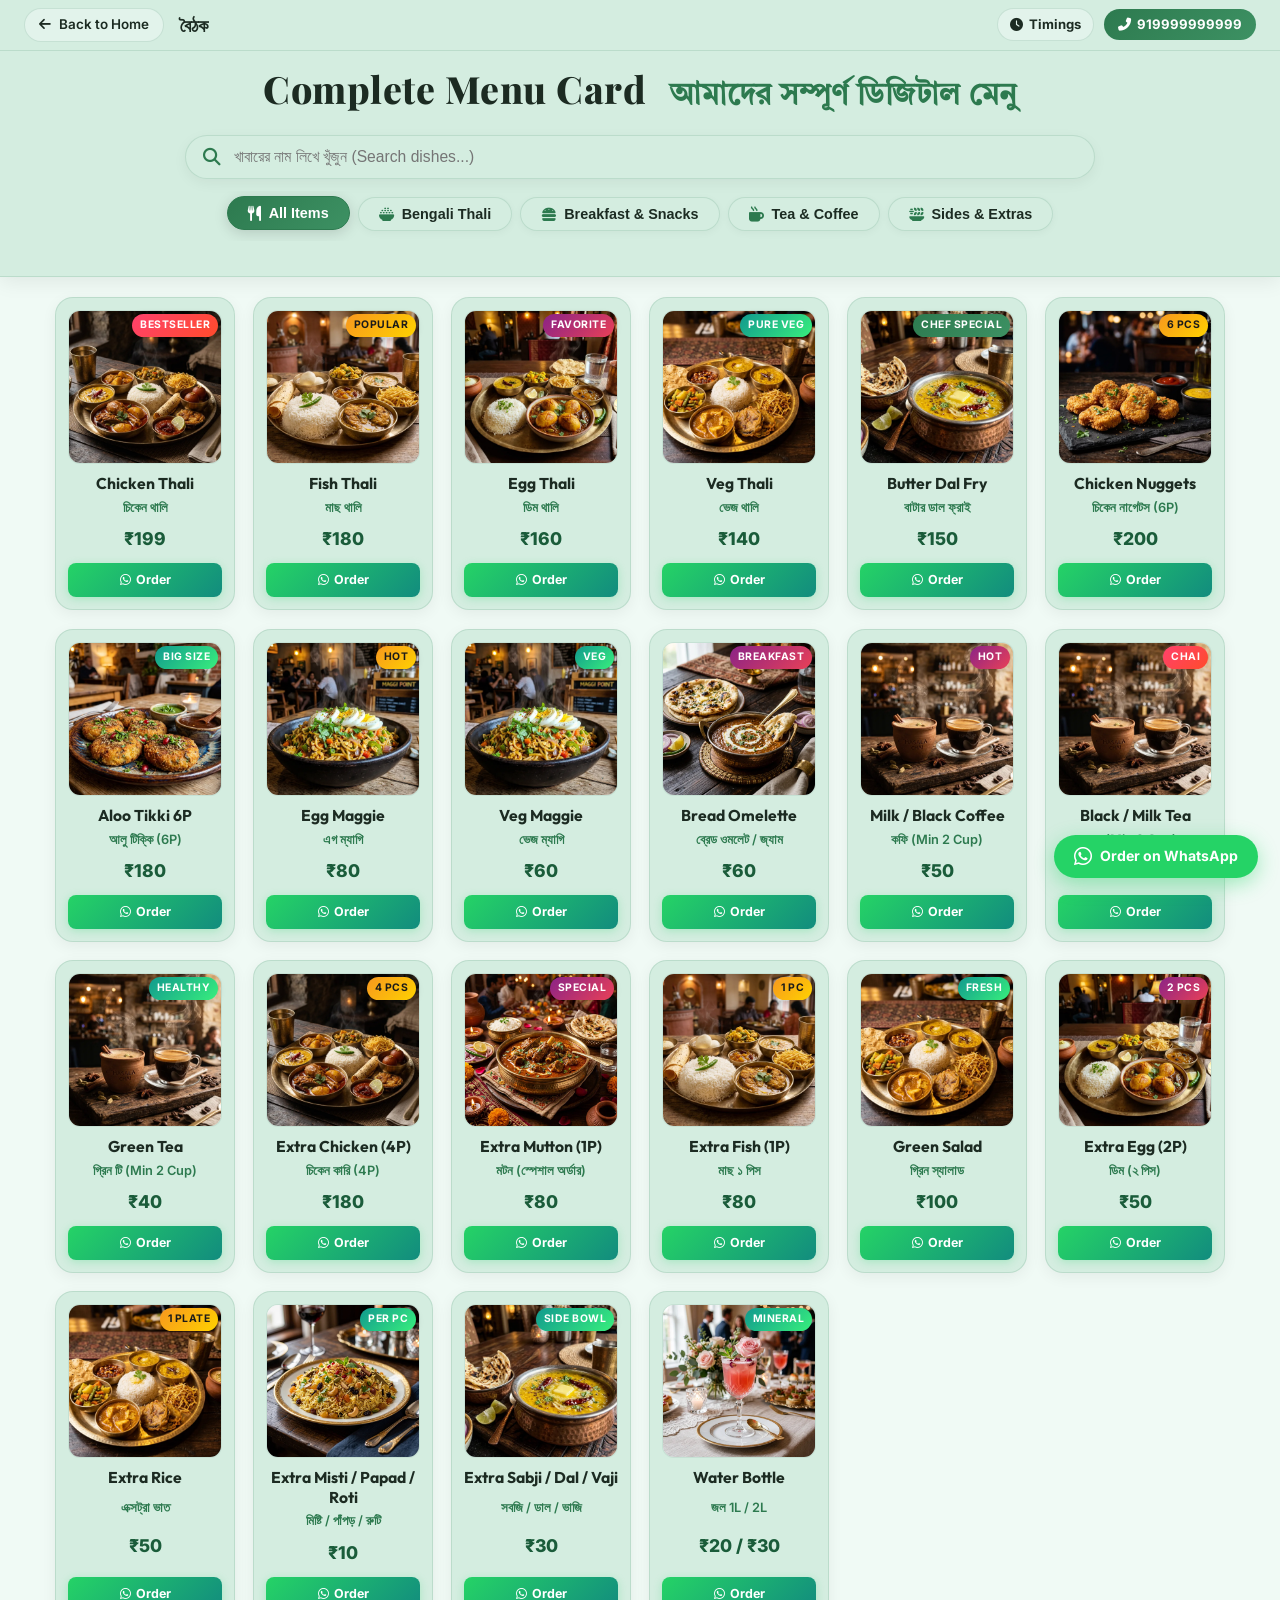
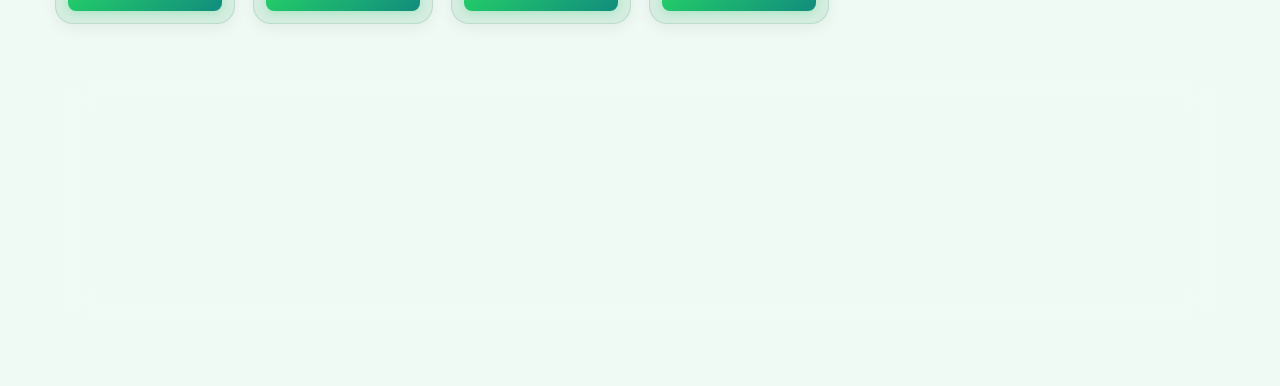
<file: menu.html>
﻿<!DOCTYPE html>
<html lang="bn">
<head>
    <meta charset="UTF-8">
    <meta name="viewport" content="width=device-width, initial-scale=1.0">
    <title>Full Menu Card | বৈঠক| সম্পূর্ণ মেনু</title>
    
    <!-- Meta Descriptions & SEO -->
    <meta name="description" content="Explore the full digital menu of বৈঠক. Bengali Thalis, Snacks, Tea, Coffee, Extras & Direct WhatsApp Ordering.">
    <meta name="theme-color" content="#c9a24b">
    
    <!-- Fonts -->
    <link rel="preconnect" href="https://fonts.googleapis.com">
    <link rel="preconnect" href="https://fonts.gstatic.com" crossorigin>
    <link href="https://fonts.googleapis.com/css2?family=Cinzel:wght@500;700;900&family=Inter:wght@300;400;500;600;700;800&family=Outfit:wght@400;500;600;700;800&family=Playfair+Display:ital,wght@0,600;0,700;0,900;1,600&family=Tiro+Bangla:ital@0;1&display=swap" rel="stylesheet">
    
    <!-- Font Awesome -->
    <link rel="stylesheet" href="https://cdnjs.cloudflare.com/ajax/libs/font-awesome/6.5.1/css/all.min.css">
    
    <!-- Main Style -->
    <link rel="stylesheet" href="styles.css">

    <style>
        /* Specific Styles for Compact Full Menu Page (LIGHT THEME) */
        .full-menu-page {
            background-color: var(--bg-deep);
            color: var(--text-primary);
            min-height: 100vh;
        }

        /* Sticky Top Header Container */
        .sticky-menu-top-container {
            position: sticky;
            top: 0;
            z-index: 1000;
            background: var(--bg-card);
            backdrop-filter: blur(20px);
            -webkit-backdrop-filter: blur(20px);
            border-bottom: 1.5px solid var(--glass-border);
            box-shadow: 0 4px 20px rgba(0, 0, 0, 0.08);
        }

        .full-menu-nav {
            padding: 8px 24px;
            display: flex;
            align-items: center;
            justify-content: space-between;
            border-bottom: 1px solid var(--glass-border);
        }

        .full-menu-nav-left {
            display: flex;
            align-items: center;
            gap: 16px;
        }

        .nav-back-btn {
            display: inline-flex;
            align-items: center;
            gap: 8px;
            background: var(--bg-dark);
            border: 1px solid var(--glass-border);
            color: var(--text-primary);
            padding: 5px 14px;
            border-radius: 25px;
            text-decoration: none;
            font-weight: 600;
            font-size: 0.84rem;
            transition: all 0.3s ease;
        }

        .nav-back-btn:hover {
            background: var(--accent-gold);
            color: #ffffff;
            border-color: var(--accent-gold);
            transform: translateX(-3px);
            box-shadow: 0 0 15px rgba(0, 0, 0, 0.15);
        }

        .full-menu-logo-title {
            font-family: 'Playfair Display', serif;
            font-size: 1.15rem;
            font-weight: 700;
            color: var(--text-primary);
        }

        .full-menu-logo-title span {
            color: var(--accent-gold);
        }

        .full-menu-nav-right {
            display: flex;
            align-items: center;
            gap: 10px;
        }

        .nav-timing-btn {
            display: inline-flex;
            align-items: center;
            gap: 6px;
            background: var(--bg-dark);
            border: 1px solid var(--glass-border);
            color: var(--text-primary);
            padding: 5px 12px;
            border-radius: 25px;
            text-decoration: none;
            font-weight: 700;
            font-size: 0.82rem;
            transition: all 0.3s ease;
        }

        .nav-timing-btn:hover {
            background: var(--accent-gold);
            color: #ffffff;
            border-color: var(--accent-gold);
            transform: translateY(-2px);
            box-shadow: 0 0 15px rgba(0, 0, 0, 0.15);
        }

        .nav-call-btn {
            display: inline-flex;
            align-items: center;
            gap: 6px;
            background: linear-gradient(135deg, var(--accent-gold), var(--accent-amber));
            color: #ffffff;
            padding: 5px 14px;
            border-radius: 25px;
            text-decoration: none;
            font-weight: 700;
            font-size: 0.82rem;
            transition: all 0.3s ease;
        }

        .nav-call-btn:hover {
            transform: translateY(-2px);
            box-shadow: 0 4px 15px rgba(0, 0, 0, 0.2);
        }

        /* Full Menu Hero Header */
        .full-menu-hero {
            text-align: center;
            padding: 14px 20px 10px;
            position: relative;
        }

        .full-menu-hero h1 {
            font-family: 'Playfair Display', serif;
            font-size: 2.35rem;
            font-weight: 800;
            color: var(--text-primary);
            margin-bottom: 0;
            line-height: 1.25;
            letter-spacing: 0.5px;
        }

        .full-menu-hero h1 .bengali-heading {
            color: var(--accent-gold);
            display: inline-block;
            font-size: 1.85rem;
            margin-left: 14px;
            font-family: 'Tiro Bangla', serif;
            font-weight: 700;
        }

        .full-menu-hero p {
            display: none;
        }

        /* Search & Filter Controls */
        .menu-control-bar {
            max-width: 950px;
            margin: 0 auto;
            padding: 10px 20px 15px;
        }

        .search-box-wrapper {
            position: relative;
            margin-bottom: 12px;
        }

        .search-box-wrapper input {
            width: 100%;
            background: var(--bg-card);
            border: 1.5px solid var(--glass-border);
            padding: 12px 20px 12px 48px;
            border-radius: 30px;
            color: var(--text-primary);
            font-size: 0.98rem;
            outline: none;
            transition: all 0.3s ease;
            box-shadow: 0 4px 14px rgba(0, 0, 0, 0.05);
        }

        .search-box-wrapper input:focus {
            border-color: var(--accent-gold);
            box-shadow: 0 0 18px rgba(0, 0, 0, 0.1);
            background: var(--bg-card);
        }

        .search-box-wrapper i {
            position: absolute;
            left: 18px;
            top: 50%;
            transform: translateY(-50%);
            color: var(--accent-gold);
            font-size: 1.1rem;
        }

        .menu-category-tabs {
            touch-action: pan-x pan-y;
            overscroll-behavior-x: contain;
            display: flex;
            justify-content: center;
            flex-wrap: wrap;
            gap: 10px;
            margin: 0;
        }

        .menu-tab-btn {
            background: var(--bg-card);
            border: 1.5px solid var(--glass-border);
            color: var(--text-secondary);
            padding: 8px 20px;
            border-radius: 25px;
            font-size: 0.9rem;
            font-weight: 600;
            cursor: pointer;
            backdrop-filter: blur(8px);
            transition: all 0.25s ease;
            display: inline-flex;
            align-items: center;
            gap: 8px;
            box-shadow: 0 2px 8px rgba(0, 0, 0, 0.04);
        }

        .menu-tab-btn i {
            color: var(--accent-gold);
            font-size: 0.95rem;
            transition: transform 0.3s ease;
        }

        .menu-tab-btn:hover {
            border-color: var(--accent-gold);
            color: var(--text-primary);
            background: var(--bg-card2, #f4f8f9);
            transform: translateY(-2px);
            box-shadow: 0 4px 15px rgba(0, 0, 0, 0.08);
        }

        .menu-tab-btn.active {
            background: linear-gradient(135deg, var(--accent-gold), var(--accent-amber));
            border-color: var(--accent-gold);
            color: #ffffff;
            box-shadow: 0 3px 14px rgba(0, 0, 0, 0.15);
            transform: translateY(-1px);
        }

        .menu-tab-btn.active i {
            color: #ffffff;
        }

        /* Compact Grid for Full Menu */
        .compact-menu-grid-container {
            max-width: 1200px;
            margin: 20px auto 50px;
            padding: 0 15px;
        }

        .compact-grid {
            display: grid;
            grid-template-columns: repeat(auto-fill, minmax(180px, 1fr));
            gap: 18px;
        }

        .compact-grid .food-menu-card {
            flex: initial;
            width: 100%;
            animation: floatMenuItem 4.5s ease-in-out infinite alternate;
        }

        .compact-grid .food-menu-card.hidden {
            display: none !important;
        }

        /* No Results Message */
        #no-results-msg {
            text-align: center;
            padding: 50px 20px;
            font-size: 1.1rem;
            color: var(--accent-gold);
            display: none;
            grid-column: 1 / -1;
        }

        /* Order Info Banner (Light Theme) */
        .order-info-banner {
            display: flex;
            align-items: stretch;
            justify-content: space-between;
            gap: 25px;
            padding: 28px 36px;
            border-radius: 20px;
            background: var(--bg-card);
            border: 1.5px solid var(--glass-border);
            box-shadow: 0 10px 30px rgba(0, 0, 0, 0.07);
        }

        .order-timing-card {
            display: flex;
            gap: 20px;
            flex: 1.3;
        }

        .timing-icon {
            width: 52px;
            height: 52px;
            border-radius: 14px;
            background: var(--bg-dark);
            border: 1px solid var(--glass-border);
            display: flex;
            align-items: center;
            justify-content: center;
            color: var(--accent-gold);
            font-size: 1.5rem;
            flex-shrink: 0;
        }

        .timing-details h4 {
            color: var(--text-primary);
            font-size: 1.15rem;
            margin-bottom: 10px;
            font-weight: 700;
        }

        .timing-details ul {
            list-style: none;
            padding: 0;
            margin: 0;
            display: flex;
            flex-direction: column;
            gap: 7px;
        }

        .timing-details li {
            font-size: 0.92rem;
            color: var(--text-secondary);
        }

        .timing-details li strong {
            color: var(--text-primary);
        }

        .timing-details .serve-time {
            color: var(--text-muted);
            font-size: 0.85rem;
        }

        .order-call-box {
            flex: 1;
            display: flex;
            flex-direction: column;
            align-items: center;
            justify-content: center;
            text-align: center;
            background: var(--bg-dark);
            padding: 20px 24px;
            border-radius: 14px;
            border: 1px dashed var(--glass-border);
        }

        .call-badge {
            background: var(--bg-card);
            color: var(--accent-gold);
            font-size: 0.75rem;
            font-weight: 700;
            text-transform: uppercase;
            letter-spacing: 1px;
            padding: 3px 10px;
            border-radius: 12px;
            margin-bottom: 6px;
            border: 1px solid var(--glass-border);
        }

        .order-call-box h3 {
            font-size: 1.05rem;
            color: var(--text-primary);
            margin-bottom: 8px;
            font-weight: 600;
        }

        .order-phone-link {
            font-size: 1.45rem;
            font-weight: 800;
            color: var(--accent-gold);
            text-decoration: none;
            letter-spacing: 1px;
            display: inline-flex;
            align-items: center;
            gap: 8px;
            margin-bottom: 14px;
            transition: transform 0.3s ease;
        }

        .order-phone-link:hover {
            transform: scale(1.05);
        }

        .quick-action-btns {
            display: flex;
            gap: 10px;
            width: 100%;
        }

        .direct-call-btn, .direct-wp-btn {
            flex: 1;
            padding: 9px 12px;
            border-radius: 8px;
            font-size: 0.85rem;
            font-weight: 700;
            text-decoration: none;
            display: inline-flex;
            align-items: center;
            justify-content: center;
            gap: 6px;
            transition: all 0.3s ease;
        }

        .direct-call-btn {
            background: linear-gradient(135deg, var(--accent-gold), var(--accent-amber));
            color: #ffffff;
        }

        .direct-call-btn:hover {
            transform: translateY(-2px);
            box-shadow: 0 4px 15px rgba(0, 0, 0, 0.2);
        }

        .direct-wp-btn {
            background: #25D366;
            color: #ffffff;
        }

        .direct-wp-btn:hover {
            background: #1ebc59;
            transform: translateY(-2px);
            box-shadow: 0 4px 15px rgba(37, 211, 102, 0.4);
        }

        /* Floating Order Quick Dial */
        .floating-order-btn {
            position: fixed;
            bottom: 22px;
            right: 22px;
            z-index: 999;
            display: flex;
            align-items: center;
            gap: 8px;
            background: #25D366;
            color: #ffffff;
            padding: 10px 20px;
            border-radius: 35px;
            text-decoration: none;
            font-weight: 700;
            font-size: 0.88rem;
            box-shadow: 0 6px 20px rgba(37, 211, 102, 0.4);
            transition: all 0.3s ease;
            animation: pulseOrderBtn 2.5s infinite;
        }

        .floating-order-btn:hover {
            background: #1ebc59;
            color: #ffffff;
            transform: scale(1.06);
            box-shadow: 0 8px 25px rgba(37, 211, 102, 0.6);
        }

        @keyframes pulseOrderBtn {
            0%, 100% { transform: scale(1); }
            50% { transform: scale(1.04); }
        }

        @media (max-width: 900px) {
            .order-info-banner {
                flex-direction: column;
                padding: 22px;
            }
            .order-timing-card {
                flex-direction: column;
                gap: 12px;
            }
        }

        @media (max-width: 600px) {
            .full-menu-nav {
                padding: 8px 12px;
            }
            .nav-back-btn span {
                display: none;
            }
            .full-menu-logo-title {
                font-size: 1.05rem;
            }
            .nav-timing-btn {
                padding: 4px 8px;
                font-size: 0.76rem;
            }
            .nav-timing-btn span {
                display: none;
            }
            .nav-call-btn {
                padding: 4px 10px;
                font-size: 0.76rem;
            }
            .full-menu-hero {
                padding: 10px 10px 4px;
            }
            .full-menu-hero h1 {
                font-size: 1.65rem;
            }
            .full-menu-hero h1 .bengali-heading {
                font-size: 1.35rem;
                display: block;
                margin-left: 0;
                margin-top: 4px;
            }
            .menu-control-bar {
                padding: 6px 12px 10px;
            }
            .search-box-wrapper {
                margin-bottom: 8px;
            }
            .search-box-wrapper input {
                padding: 9px 16px 9px 38px;
                font-size: 0.88rem;
                border-radius: 25px;
            }
            .search-box-wrapper i {
                left: 14px;
                font-size: 0.95rem;
            }
            .menu-category-tabs {
            touch-action: pan-x pan-y;
            overscroll-behavior-x: contain;
                gap: 6px;
                overflow-x: auto;
                flex-wrap: nowrap;
                justify-content: flex-start;
                padding-bottom: 4px;
                -webkit-overflow-scrolling: touch;
            }
            .menu-tab-btn {
                padding: 6px 14px;
                font-size: 0.8rem;
                border-radius: 20px;
                white-space: nowrap;
                flex-shrink: 0;
            }
            .compact-grid {
                grid-template-columns: repeat(2, 1fr);
                gap: 10px;
            }
            .compact-grid .food-menu-card {
                padding: 8px;
            }
            .food-title {
                font-size: 0.86rem;
            }
            .bengali-title {
                font-size: 0.72rem;
            }
            .food-price {
                font-size: 0.95rem;
            }
            .food-order-btn {
                padding: 5px 8px;
                font-size: 0.72rem;
            }
        }
    </style>
</head>
<body class="full-menu-page">

    <!-- Sticky Top Header (Navbar + Hero Title + Search Box + Filter Tabs) -->
    <div class="sticky-menu-top-container">
        <!-- Top Navigation Bar -->
        <nav class="full-menu-nav">
            <div class="full-menu-nav-left">
                <a href="index.html" class="nav-back-btn" title="Go back to Home Page">
                    <i class="fas fa-arrow-left"></i> <span>Back to Home</span>
                </a>
                <div class="full-menu-logo-title">বৈঠক</div>
            </div>
            <div class="full-menu-nav-right">
                <a href="#order-timings" class="nav-timing-btn" id="nav-timing-toggle-btn" title="Order Timings (অর্ডার সময়সূচী)">
                    <i class="fas fa-clock" id="nav-timing-icon"></i> <span id="nav-timing-text">Timings</span>
                </a>
                <a href="tel:919999999999" class="nav-call-btn">
                    <i class="fas fa-phone-alt"></i> <span>919999999999</span>
                </a>
            </div>
        </nav>

        <!-- Hero Header -->
        <header class="full-menu-hero">
            <h1>Complete Menu Card <span class="bengali-heading">আমাদের সম্পূর্ণ ডিজিটাল মেনু</span></h1>
        </header>

        <!-- Search Bar & Category Filter Tabs -->
        <div class="menu-control-bar">
            <div class="search-box-wrapper">
                <i class="fas fa-search"></i>
                <input type="text" id="menu-search-input" placeholder="খাবারের নাম লিখে খুঁজুন (Search dishes...)" autocomplete="off">
            </div>

            <div class="menu-category-tabs">
                <button class="menu-tab-btn active" data-category="all">
                    <i class="fas fa-utensils"></i> All Items
                </button>
                <button class="menu-tab-btn" data-category="thali">
                    <i class="fas fa-bowl-rice"></i> Bengali Thali
                </button>
                <button class="menu-tab-btn" data-category="snacks">
                    <i class="fas fa-burger"></i> Breakfast & Snacks
                </button>
                <button class="menu-tab-btn" data-category="beverages">
                    <i class="fas fa-mug-hot"></i> Tea & Coffee
                </button>
                <button class="menu-tab-btn" data-category="extras">
                    <i class="fas fa-plate-wheat"></i> Sides & Extras
                </button>
            </div>
        </div>
    </div>

    <!-- Compact Full Menu Grid -->
    <main class="compact-menu-grid-container">
        <div class="compact-grid" id="full-menu-grid">

            <!-- 1. Chicken Thali -->
            <div class="food-menu-card" data-category="thali" data-keywords="chicken thali murgi murgir mangsho rice dal sabji thali">
                <div class="food-card-badge bestseller">Bestseller</div>
                <div class="food-card-img-box">
                    <img src="assets/menu_chicken_thali.webp" alt="Chicken Thali" loading="lazy">
                </div>
                <div class="food-card-body">
                    <h3 class="food-title">Chicken Thali</h3>
                    <span class="bengali-title">চিকেন থালি</span>
                    <span class="food-price">₹199</span>
                    <a href="https://wa.me/919999999999?text==Hi%20%E0%A6%AC%E0%A7%88%E0%A6%A0%E0%A6%95,%20I%20want%20to%20order%20Chicken%20Thali%20(₹199)" target="_blank" class="food-order-btn">
                        <i class="fab fa-whatsapp"></i> Order
                    </a>
                </div>
            </div>

            <!-- 2. Fish Thali -->
            <div class="food-menu-card" data-category="thali" data-keywords="fish thali macher thali mach jhol rui katla rice dal thali">
                <div class="food-card-badge popular">Popular</div>
                <div class="food-card-img-box">
                    <img src="assets/menu_fish_thali.webp" alt="Fish Thali" loading="lazy">
                </div>
                <div class="food-card-body">
                    <h3 class="food-title">Fish Thali</h3>
                    <span class="bengali-title">মাছ থালি</span>
                    <span class="food-price">₹180</span>
                    <a href="https://wa.me/919999999999?text==Hi%20%E0%A6%AC%E0%A7%88%E0%A6%A0%E0%A6%95,%20I%20want%20to%20order%20Fish%20Thali%20(₹180)" target="_blank" class="food-order-btn">
                        <i class="fab fa-whatsapp"></i> Order
                    </a>
                </div>
            </div>

            <!-- 3. Egg Thali -->
            <div class="food-menu-card" data-category="thali" data-keywords="egg thali dimer thali dim kosha rice dal thali">
                <div class="food-card-badge special">Favorite</div>
                <div class="food-card-img-box">
                    <img src="assets/menu_egg_thali.webp" alt="Egg Thali" loading="lazy">
                </div>
                <div class="food-card-body">
                    <h3 class="food-title">Egg Thali</h3>
                    <span class="bengali-title">ডিম থালি</span>
                    <span class="food-price">₹160</span>
                    <a href="https://wa.me/919999999999?text==Hi%20%E0%A6%AC%E0%A7%88%E0%A6%A0%E0%A6%95,%20I%20want%20to%20order%20Egg%20Thali%20(₹160)" target="_blank" class="food-order-btn">
                        <i class="fab fa-whatsapp"></i> Order
                    </a>
                </div>
            </div>

            <!-- 4. Veg Thali -->
            <div class="food-menu-card" data-category="thali" data-keywords="veg thali niramish thali paneer dal sabji rice mishti doi">
                <div class="food-card-badge pure-veg">Pure Veg</div>
                <div class="food-card-img-box">
                    <img src="assets/menu_veg_thali.webp" alt="Veg Thali" loading="lazy">
                </div>
                <div class="food-card-body">
                    <h3 class="food-title">Veg Thali</h3>
                    <span class="bengali-title">ভেজ থালি</span>
                    <span class="food-price">₹140</span>
                    <a href="https://wa.me/919999999999?text==Hi%20%E0%A6%AC%E0%A7%88%E0%A6%A0%E0%A6%95,%20I%20want%20to%20order%20Veg%20Thali%20(₹140)" target="_blank" class="food-order-btn">
                        <i class="fab fa-whatsapp"></i> Order
                    </a>
                </div>
            </div>

            <!-- 5. Butter Dal Fry -->
            <div class="food-menu-card" data-category="extras" data-keywords="butter dal fry yellow dal tadka veg">
                <div class="food-card-badge chef">Chef Special</div>
                <div class="food-card-img-box">
                    <img src="assets/menu_butter_dal_fry.webp" alt="Butter Dal Fry" loading="lazy">
                </div>
                <div class="food-card-body">
                    <h3 class="food-title">Butter Dal Fry</h3>
                    <span class="bengali-title">বাটার ডাল ফ্রাই</span>
                    <span class="food-price">₹150</span>
                    <a href="https://wa.me/919999999999?text==Hi%20%E0%A6%AC%E0%A7%88%E0%A6%A0%E0%A6%95,%20I%20want%20to%20order%20Butter%20Dal%20Fry%20(₹150)" target="_blank" class="food-order-btn">
                        <i class="fab fa-whatsapp"></i> Order
                    </a>
                </div>
            </div>

            <!-- 6. Chicken Nuggets (6P) -->
            <div class="food-menu-card" data-category="snacks" data-keywords="chicken nuggets 6p fried snacks non-veg">
                <div class="food-card-badge popular">6 Pcs</div>
                <div class="food-card-img-box">
                    <img src="assets/menu_chicken_nuggets.webp" alt="Chicken Nuggets" loading="lazy">
                </div>
                <div class="food-card-body">
                    <h3 class="food-title">Chicken Nuggets</h3>
                    <span class="bengali-title">চিকেন নাগেটস (6P)</span>
                    <span class="food-price">₹200</span>
                    <a href="https://wa.me/919999999999?text==Hi%20%E0%A6%AC%E0%A7%88%E0%A6%A0%E0%A6%95,%20I%20want%20to%20order%20Chicken%20Nuggets%20(₹200)" target="_blank" class="food-order-btn">
                        <i class="fab fa-whatsapp"></i> Order
                    </a>
                </div>
            </div>

            <!-- 7. Aloo Tikki Big Size (6P) -->
            <div class="food-menu-card" data-category="snacks" data-keywords="aloo tikki potato cutlet snacks big size veg">
                <div class="food-card-badge pure-veg">Big Size</div>
                <div class="food-card-img-box">
                    <img src="assets/menu_aloo_tikki.webp" alt="Aloo Tikki Big Size" loading="lazy">
                </div>
                <div class="food-card-body">
                    <h3 class="food-title">Aloo Tikki 6P</h3>
                    <span class="bengali-title">আলু টিক্কি (6P)</span>
                    <span class="food-price">₹180</span>
                    <a href="https://wa.me/919999999999?text==Hi%20%E0%A6%AC%E0%A7%88%E0%A6%A0%E0%A6%95,%20I%20want%20to%20order%20Aloo%20Tikki%20(₹180)" target="_blank" class="food-order-btn">
                        <i class="fab fa-whatsapp"></i> Order
                    </a>
                </div>
            </div>

            <!-- 8. Egg Maggie -->
            <div class="food-menu-card" data-category="snacks" data-keywords="egg maggie noodles masala snacks">
                <div class="food-card-badge popular">Hot</div>
                <div class="food-card-img-box">
                    <img src="assets/menu_egg_maggie.webp" alt="Egg Maggie" loading="lazy">
                </div>
                <div class="food-card-body">
                    <h3 class="food-title">Egg Maggie</h3>
                    <span class="bengali-title">এগ ম্যাগি</span>
                    <span class="food-price">₹80</span>
                    <a href="https://wa.me/919999999999?text==Hi%20%E0%A6%AC%E0%A7%88%E0%A6%A0%E0%A6%95,%20I%20want%20to%20order%20Egg%20Maggie%20(₹80)" target="_blank" class="food-order-btn">
                        <i class="fab fa-whatsapp"></i> Order
                    </a>
                </div>
            </div>

            <!-- 9. Veg Maggie -->
            <div class="food-menu-card" data-category="snacks" data-keywords="veg maggie masala noodles snacks vegetarian">
                <div class="food-card-badge pure-veg">Veg</div>
                <div class="food-card-img-box">
                    <img src="assets/menu_egg_maggie.webp" alt="Veg Maggie" loading="lazy">
                </div>
                <div class="food-card-body">
                    <h3 class="food-title">Veg Maggie</h3>
                    <span class="bengali-title">ভেজ ম্যাগি</span>
                    <span class="food-price">₹60</span>
                    <a href="https://wa.me/919999999999?text==Hi%20%E0%A6%AC%E0%A7%88%E0%A6%A0%E0%A6%95,%20I%20want%20to%20order%20Veg%20Maggie%20(₹60)" target="_blank" class="food-order-btn">
                        <i class="fab fa-whatsapp"></i> Order
                    </a>
                </div>
            </div>

            <!-- 10. Bread Omelette / Jam / Butter -->
            <div class="food-menu-card" data-category="snacks" data-keywords="bread omelette jam butter breakfast toast egg">
                <div class="food-card-badge special">Breakfast</div>
                <div class="food-card-img-box">
                    <img src="assets/menu6.webp" alt="Bread Omelette Jam Butter" loading="lazy">
                </div>
                <div class="food-card-body">
                    <h3 class="food-title">Bread Omelette</h3>
                    <span class="bengali-title">ব্রেড ওমলেট / জ্যাম</span>
                    <span class="food-price">₹60</span>
                    <a href="https://wa.me/919999999999?text==Hi%20%E0%A6%AC%E0%A7%88%E0%A6%A0%E0%A6%95,%20I%20want%20to%20order%20Bread%20Omelette%20(₹60)" target="_blank" class="food-order-btn">
                        <i class="fab fa-whatsapp"></i> Order
                    </a>
                </div>
            </div>

            <!-- 11. Milk / Black Coffee -->
            <div class="food-menu-card" data-category="beverages" data-keywords="coffee milk coffee black coffee hot drink beverages espresso">
                <div class="food-card-badge special">Hot</div>
                <div class="food-card-img-box">
                    <img src="assets/menu_tea_coffee.webp" alt="Milk and Black Coffee" loading="lazy">
                </div>
                <div class="food-card-body">
                    <h3 class="food-title">Milk / Black Coffee</h3>
                    <span class="bengali-title">কফি (Min 2 Cup)</span>
                    <span class="food-price">₹50</span>
                    <a href="https://wa.me/919999999999?text==Hi%20%E0%A6%AC%E0%A7%88%E0%A6%A0%E0%A6%95,%20I%20want%20to%20order%20Coffee" target="_blank" class="food-order-btn">
                        <i class="fab fa-whatsapp"></i> Order
                    </a>
                </div>
            </div>

            <!-- 12. Black / Milk Tea -->
            <div class="food-menu-card" data-category="beverages" data-keywords="tea chai milk tea black tea masala chai beverage">
                <div class="food-card-badge bestseller">Chai</div>
                <div class="food-card-img-box">
                    <img src="assets/menu_tea_coffee.webp" alt="Black and Milk Tea" loading="lazy">
                </div>
                <div class="food-card-body">
                    <h3 class="food-title">Black / Milk Tea</h3>
                    <span class="bengali-title">চা (Min 2 Cup)</span>
                    <span class="food-price">₹25</span>
                    <a href="https://wa.me/919999999999?text==Hi%20%E0%A6%AC%E0%A7%88%E0%A6%A0%E0%A6%95,%20I%20want%20to%20order%20Tea" target="_blank" class="food-order-btn">
                        <i class="fab fa-whatsapp"></i> Order
                    </a>
                </div>
            </div>

            <!-- 13. Green Tea -->
            <div class="food-menu-card" data-category="beverages" data-keywords="green tea healthy detox hot beverage">
                <div class="food-card-badge pure-veg">Healthy</div>
                <div class="food-card-img-box">
                    <img src="assets/menu_tea_coffee.webp" alt="Green Tea" loading="lazy">
                </div>
                <div class="food-card-body">
                    <h3 class="food-title">Green Tea</h3>
                    <span class="bengali-title">গ্রিন টি (Min 2 Cup)</span>
                    <span class="food-price">₹40</span>
                    <a href="https://wa.me/919999999999?text==Hi%20%E0%A6%AC%E0%A7%88%E0%A6%A0%E0%A6%95,%20I%20want%20to%20order%20Green%20Tea" target="_blank" class="food-order-btn">
                        <i class="fab fa-whatsapp"></i> Order
                    </a>
                </div>
            </div>

            <!-- 14. Extra Chicken (4P) -->
            <div class="food-menu-card" data-category="extras" data-keywords="extra chicken 4p murgir mangsho chicken curry side non-veg">
                <div class="food-card-badge popular">4 Pcs</div>
                <div class="food-card-img-box">
                    <img src="assets/menu_chicken_thali.webp" alt="Extra Chicken 4P" loading="lazy">
                </div>
                <div class="food-card-body">
                    <h3 class="food-title">Extra Chicken (4P)</h3>
                    <span class="bengali-title">চিকেন কারি (4P)</span>
                    <span class="food-price">₹180</span>
                    <a href="https://wa.me/919999999999?text==Hi%20%E0%A6%AC%E0%A7%88%E0%A6%A0%E0%A6%95,%20I%20want%20to%20order%20Extra%20Chicken%204P%20(₹180)" target="_blank" class="food-order-btn">
                        <i class="fab fa-whatsapp"></i> Order
                    </a>
                </div>
            </div>

            <!-- 15. Extra Mutton (1P - Special Order) -->
            <div class="food-menu-card" data-category="extras" data-keywords="extra mutton 1p khasi mangsho mutton kosha special non-veg">
                <div class="food-card-badge special">Special</div>
                <div class="food-card-img-box">
                    <img src="assets/menu3.webp" alt="Extra Mutton 1P" loading="lazy">
                </div>
                <div class="food-card-body">
                    <h3 class="food-title">Extra Mutton (1P)</h3>
                    <span class="bengali-title">মটন (স্পেশাল অর্ডার)</span>
                    <span class="food-price">₹80</span>
                    <a href="https://wa.me/919999999999?text==Hi%20%E0%A6%AC%E0%A7%88%E0%A6%A0%E0%A6%95,%20I%20want%20to%20order%20Extra%20Mutton%20(₹80)" target="_blank" class="food-order-btn">
                        <i class="fab fa-whatsapp"></i> Order
                    </a>
                </div>
            </div>

            <!-- 16. Extra Fish (1P) -->
            <div class="food-menu-card" data-category="extras" data-keywords="extra fish 1p macher jhol rui katla side non-veg">
                <div class="food-card-badge popular">1 Pc</div>
                <div class="food-card-img-box">
                    <img src="assets/menu_fish_thali.webp" alt="Extra Fish 1P" loading="lazy">
                </div>
                <div class="food-card-body">
                    <h3 class="food-title">Extra Fish (1P)</h3>
                    <span class="bengali-title">মাছ ১ পিস</span>
                    <span class="food-price">₹80</span>
                    <a href="https://wa.me/919999999999?text==Hi%20%E0%A6%AC%E0%A7%88%E0%A6%A0%E0%A6%95,%20I%20want%20to%20order%20Extra%20Fish%20(₹80)" target="_blank" class="food-order-btn">
                        <i class="fab fa-whatsapp"></i> Order
                    </a>
                </div>
            </div>

            <!-- 17. Green Salad -->
            <div class="food-menu-card" data-category="extras" data-keywords="green salad cucumber tomato onion lemon salad veg">
                <div class="food-card-badge pure-veg">Fresh</div>
                <div class="food-card-img-box">
                    <img src="assets/menu_veg_thali.webp" alt="Green Salad" loading="lazy">
                </div>
                <div class="food-card-body">
                    <h3 class="food-title">Green Salad</h3>
                    <span class="bengali-title">গ্রিন স্যালাড</span>
                    <span class="food-price">₹100</span>
                    <a href="https://wa.me/919999999999?text==Hi%20%E0%A6%AC%E0%A7%88%E0%A6%A0%E0%A6%95,%20I%20want%20to%20order%20Green%20Salad%20(₹100)" target="_blank" class="food-order-btn">
                        <i class="fab fa-whatsapp"></i> Order
                    </a>
                </div>
            </div>

            <!-- 18. Extra Egg (2P) -->
            <div class="food-menu-card" data-category="extras" data-keywords="extra egg 2p dim egg curry side non-veg">
                <div class="food-card-badge special">2 Pcs</div>
                <div class="food-card-img-box">
                    <img src="assets/menu_egg_thali.webp" alt="Extra Egg 2P" loading="lazy">
                </div>
                <div class="food-card-body">
                    <h3 class="food-title">Extra Egg (2P)</h3>
                    <span class="bengali-title">ডিম (২ পিস)</span>
                    <span class="food-price">₹50</span>
                    <a href="https://wa.me/919999999999?text==Hi%20%E0%A6%AC%E0%A7%88%E0%A6%A0%E0%A6%95,%20I%20want%20to%20order%20Extra%20Egg%202P%20(₹50)" target="_blank" class="food-order-btn">
                        <i class="fab fa-whatsapp"></i> Order
                    </a>
                </div>
            </div>

            <!-- 19. Extra Rice -->
            <div class="food-menu-card" data-category="extras" data-keywords="extra rice bhat rice portion veg side">
                <div class="food-card-badge popular">1 Plate</div>
                <div class="food-card-img-box">
                    <img src="assets/menu_veg_thali.webp" alt="Extra Rice" loading="lazy">
                </div>
                <div class="food-card-body">
                    <h3 class="food-title">Extra Rice</h3>
                    <span class="bengali-title">এক্সট্রা ভাত</span>
                    <span class="food-price">₹50</span>
                    <a href="https://wa.me/919999999999?text==Hi%20%E0%A6%AC%E0%A7%88%E0%A6%A0%E0%A6%95,%20I%20want%20to%20order%20Extra%20Rice%20(₹50)" target="_blank" class="food-order-btn">
                        <i class="fab fa-whatsapp"></i> Order
                    </a>
                </div>
            </div>

            <!-- 20. Extra Misti / Papad / Roti -->
            <div class="food-menu-card" data-category="extras" data-keywords="extra misti papad roti sweet flatbread side">
                <div class="food-card-badge pure-veg">Per Pc</div>
                <div class="food-card-img-box">
                    <img src="assets/menu2.webp" alt="Extra Misti Papad Roti" loading="lazy">
                </div>
                <div class="food-card-body">
                    <h3 class="food-title">Extra Misti / Papad / Roti</h3>
                    <span class="bengali-title">মিষ্টি / পাঁপড় / রুটি</span>
                    <span class="food-price">₹10</span>
                    <a href="https://wa.me/919999999999?text==Hi%20%E0%A6%AC%E0%A7%88%E0%A6%A0%E0%A6%95,%20I%20want%20to%20order%20Extra%20Misti%20Papad%20Roti%20(₹10)" target="_blank" class="food-order-btn">
                        <i class="fab fa-whatsapp"></i> Order
                    </a>
                </div>
            </div>

            <!-- 21. Extra Sabji / Dal / Vaji -->
            <div class="food-menu-card" data-category="extras" data-keywords="extra sabji dal vaji butter dal fry veg side">
                <div class="food-card-badge pure-veg">Side Bowl</div>
                <div class="food-card-img-box">
                    <img src="assets/menu_butter_dal_fry.webp" alt="Extra Sabji Dal Vaji" loading="lazy">
                </div>
                <div class="food-card-body">
                    <h3 class="food-title">Extra Sabji / Dal / Vaji</h3>
                    <span class="bengali-title">সবজি / ডাল / ভাজি</span>
                    <span class="food-price">₹30</span>
                    <a href="https://wa.me/919999999999?text==Hi%20%E0%A6%AC%E0%A7%88%E0%A6%A0%E0%A6%95,%20I%20want%20to%20order%20Extra%20Sabji%20Dal%20Vaji%20(₹30)" target="_blank" class="food-order-btn">
                        <i class="fab fa-whatsapp"></i> Order
                    </a>
                </div>
            </div>

            <!-- 20. Packaged Water Bottle (1L / 2L) -->
            <div class="food-menu-card" data-category="beverages" data-keywords="water bottle 1l 2l mineral water drink">
                <div class="food-card-badge pure-veg">Mineral</div>
                <div class="food-card-img-box">
                    <img src="assets/menu5.webp" alt="Packaged Water Bottle" loading="lazy">
                </div>
                <div class="food-card-body">
                    <h3 class="food-title">Water Bottle</h3>
                    <span class="bengali-title">জল 1L / 2L</span>
                    <span class="food-price">₹20 / ₹30</span>
                    <a href="https://wa.me/919999999999?text==Hi%20%E0%A6%AC%E0%A7%88%E0%A6%A0%E0%A6%95,%20I%20want%20to%20order%20Water%20Bottle" target="_blank" class="food-order-btn">
                        <i class="fab fa-whatsapp"></i> Order
                    </a>
                </div>
            </div>

        </div>

        <!-- No Results Fallback -->
        <div id="no-results-msg">
            <i class="fas fa-search" style="font-size: 2.5rem; margin-bottom: 12px; display: block;"></i>
            <p>আপনার খোঁজা অনুযায়ী কোনো খাবার পাওয়া যায়নি। অন্য কিছু লিখে খুঁজুন।</p>
        </div>
    </main>

    <!-- Order Timings Banner -->
    <div id="order-timings" style="max-width: 1200px; margin: 0 auto 60px; padding: 0 15px; scroll-margin-top: 170px;">
        <div class="order-info-banner glassmorphism">
            <div class="order-timing-card">
                <div class="timing-icon"><i class="fas fa-clock"></i></div>
                <div class="timing-details">
                    <h4>⏰ Order Timings (অর্ডার সময়সূচী)</h4>
                    <ul>
                        <li><strong>☀️ Lunch:</strong> Any Time You're Hungry!</li>
                        <li><strong>🌙 Dinner:</strong> Order 05:00 PM – 06:30 PM <span class="serve-time">(Serve: 9:30 PM – 10:00 PM)</span></li>
                        <li><strong>🌅 Breakfast:</strong> Pre-order 09:00 PM – 10:00 PM <span class="serve-time">(Serve Next Morning: 8:30 AM)</span></li>
                    </ul>
                </div>
            </div>
            
            <div class="order-call-box">
                <div class="call-badge">Direct Hotline</div>
                <h3>Call or WhatsApp to Place Order</h3>
                <a href="tel:919999999999" class="order-phone-link">
                    <i class="fas fa-phone-volume"></i> 919999999999
                </a>
                <div class="quick-action-btns">
                    <a href="tel:919999999999" class="direct-call-btn">
                        <i class="fas fa-phone"></i> Call Now
                    </a>
                    <a href="https://wa.me/919999999999?text==Hello%20%E0%A6%AC%E0%A7%88%E0%A6%A0%E0%A6%95,%20I%20want%20to%20place%20an%20order!" target="_blank" class="direct-wp-btn">
                        <i class="fab fa-whatsapp"></i> WhatsApp Order
                    </a>
                </div>
            </div>
        </div>
    </div>

    <!-- Floating Direct WhatsApp Button -->
    <a href="https://wa.me/919999999999?text==Hello%20%E0%A6%AC%E0%A7%88%E0%A6%A0%E0%A6%95,%20I%20want%20to%20order%20food!" target="_blank" class="floating-order-btn" title="Direct WhatsApp Order">
        <i class="fab fa-whatsapp" style="font-size: 1.3rem;"></i> <span>Order on WhatsApp</span>
    </a>

    <!-- JavaScript for Live Search & Category Filtering -->
    <script>
        document.addEventListener('DOMContentLoaded', () => {
            const searchInput = document.getElementById('menu-search-input');
            const categoryTabs = document.querySelectorAll('.menu-tab-btn');
            const foodCards = document.querySelectorAll('.food-menu-card');
            const noResultsMsg = document.getElementById('no-results-msg');

            let activeCategory = 'all';

            function filterMenu() {
                const query = searchInput.value.toLowerCase().trim();
                let visibleCount = 0;

                foodCards.forEach(card => {
                    const cardCategory = card.getAttribute('data-category');
                    const keywords = (card.getAttribute('data-keywords') || '') + ' ' + card.innerText.toLowerCase();

                    const matchesCategory = (activeCategory === 'all' || cardCategory === activeCategory);
                    const matchesSearch = query === '' || keywords.includes(query);

                    if (matchesCategory && matchesSearch) {
                        card.classList.remove('hidden');
                        visibleCount++;
                    } else {
                        card.classList.add('hidden');
                    }
                });

                if (visibleCount === 0) {
                    noResultsMsg.style.display = 'block';
                } else {
                    noResultsMsg.style.display = 'none';
                }
            }

            // Category Tab Clicks
            categoryTabs.forEach(tab => {
                tab.addEventListener('click', () => {
                    categoryTabs.forEach(t => t.classList.remove('active'));
                    tab.classList.add('active');
                    activeCategory = tab.getAttribute('data-category');
                    const tabsContainer = tab.closest('.menu-category-tabs');
                    if (tabsContainer) {
                        const targetScroll = tab.offsetLeft - (tabsContainer.clientWidth / 2) + (tab.offsetWidth / 2);
                        tabsContainer.scrollTo({ left: targetScroll, behavior: 'smooth' });
                    }
                    filterMenu();
                });
            });

            // Search Input Live Filter
            searchInput.addEventListener('input', () => {
                filterMenu();
            });

            // ============================================================
            // TWO-WAY TOGGLE SCROLL (Click to go to Timings, Click again to go to Top)
            // ============================================================
            const timingToggleBtn = document.getElementById('nav-timing-toggle-btn');
            const timingIcon = document.getElementById('nav-timing-icon');
            const timingText = document.getElementById('nav-timing-text');
            const orderTimingsSection = document.getElementById('order-timings');

            function isNearTimingsSection() {
                if (!orderTimingsSection) return false;
                const rect = orderTimingsSection.getBoundingClientRect();
                return rect.top <= window.innerHeight * 0.75;
            }

            if (timingToggleBtn && orderTimingsSection) {
                timingToggleBtn.addEventListener('click', (e) => {
                    e.preventDefault();
                    if (isNearTimingsSection()) {
                        // If already at Timings section -> Smoothly scroll back to TOP
                        window.scrollTo({ top: 0, behavior: 'smooth' });
                    } else {
                        // Smoothly scroll DOWN to Order Timings section
                        orderTimingsSection.scrollIntoView({ behavior: 'smooth', block: 'start' });
                    }
                });

                // Dynamically update button icon/text when user scrolls near timings
                window.addEventListener('scroll', () => {
                    if (isNearTimingsSection()) {
                        timingToggleBtn.classList.add('at-bottom');
                        if (timingIcon) timingIcon.className = 'fas fa-arrow-up';
                        if (timingText) timingText.innerText = 'Top';
                        timingToggleBtn.title = 'Scroll back to Top (উপরে ফিরে যান)';
                    } else {
                        timingToggleBtn.classList.remove('at-bottom');
                        if (timingIcon) timingIcon.className = 'fas fa-clock';
                        if (timingText) timingText.innerText = 'Timings';
                        timingToggleBtn.title = 'Order Timings (অর্ডার সময়সূচী)';
                    }
                }, { passive: true });
            }
        });
    </script>
</body>
</html>
</file>
<file: styles.css>
﻿/* ============================================================
   বৈঠক — Premium Modern Theme
   ============================================================ */

@import url('https://fonts.googleapis.com/css2?family=Playfair+Display:wght@400;600;700;800&family=Outfit:wght@300;400;600;800&family=Inter:wght@300;400;500;600&display=swap');

/* ---- CSS Variables ---- */
:root {
    --bg-deep:              #F0FAF5; /* Rich Black (main bg) */
    --bg-dark:              #E2F3EB; /* Charcoal (section bg alt) */
    --bg-card:              #D4EDE0; /* Dark charcoal for cards */
    --bg-card2:             #C5E6D5; /* Lighter charcoal for hover cards */
    --bg-cream:             #FFFFFF; /* Warm Off-White/Cream */
    --accent-gold:          #2D7A4F; /* Antique Gold (headings, headings, buttons, borders) */
    --accent-amber:         #3D9163; /* Medium Gold */
    --accent-light:         #1A5C3A; /* Light Gold (hover states) */
    --accent-red:           #1A5C3A; /* Deep Maroon/Wine (highlights) */
    --accent-warm:          #2D7A4F; /* Warm Wine/Maroon */
    --text-primary:         #1C2B22; /* Primary text */
    --text-secondary:       #3D5446; /* Secondary text/muted */
    --text-muted:           #6B8C78; /* Muted text */
    --text-light-section:   #1C2B22; /* Text on light sections */
    --glass-bg:             rgba(45, 122, 79, 0.03); /* Antique Gold based glass */
    --glass-border:         rgba(45, 122, 79, 0.15);
    --glass-shadow:         0 8px 40px rgba(28, 43, 34, 0.12);
    --glow-gold:            0 0 25px rgba(45, 122, 79, 0.25);
    --radius-sm:            8px;
    --radius-md:            16px;
    --radius-lg:            24px;
    --transition:           all 0.4s cubic-bezier(0.4, 0, 0.2, 1);
}

/* ---- Reset ---- */
*, *::before, *::after {
    margin: 0;
    padding: 0;
    box-sizing: border-box;
}

html {
    scroll-behavior: smooth;
}

body {
    font-family: 'Inter', sans-serif;
    background-color: var(--bg-deep);
    color: var(--text-primary);
    overflow-x: hidden;
    line-height: 1.6;
}

body.no-scroll {
    overflow-y: hidden !important;
}

h1, h2, h3, h4 {
    font-family: 'Playfair Display', 'Tiro Bangla', serif;
    line-height: 1.2;
}

/* ---- Custom Scrollbar ---- */
::-webkit-scrollbar          { width: 6px; }
::-webkit-scrollbar-track    { background: var(--bg-deep); }
::-webkit-scrollbar-thumb    { background: var(--accent-gold); border-radius: 3px; }
::-webkit-scrollbar-thumb:hover { background: var(--accent-amber); }

/* ============================================================
   NAVBAR
   ============================================================ */
.navbar {
    position: sticky;
    top: 0;
    margin: 0;
    width: 100%;
    padding: 0 5%;
    height: 72px;
    border-radius: 0;
    display: flex;
    justify-content: space-between;
    align-items: center;
    background: rgba(240, 250, 245, 0.92);
    backdrop-filter: blur(20px);
    -webkit-backdrop-filter: blur(20px);
    z-index: 1000;
    border-bottom: 1px solid rgba(45, 122, 79, 0.2);
    box-shadow: 0 4px 30px rgba(28, 43, 34, 0.12);
    transition: var(--transition);
}

.navbar-scrolled {
    height: 62px;
    background: rgba(240, 250, 245, 0.97);
    border-bottom-color: rgba(45, 122, 79, 0.35);
    box-shadow: 0 8px 40px rgba(28, 43, 34, 0.15), var(--glow-gold);
}

.logo-container {
    display: flex;
    align-items: center;
    gap: 2px; /* Set gap to almost zero to align right next to logo image */
}

.logo-brand-img {
    height: 52px;
    width: auto;
    object-fit: contain;
    transition: var(--transition);
}

.logo-brand-img:hover {
    transform: scale(1.04);
}

.logo-text-wrapper {
    display: flex;
    align-items: center;
    position: relative;
    padding-left: 0px; /* Removed padding entirely to start text immediately */
    /* no overflow: hidden so football can roll across the whole screen */
}

.animated-football-header {
    position: absolute;
    left: -52px;
    width: 48px;
    height: 48px;
    top: 50%;
    margin-top: -24px;
    display: inline-block;
    z-index: 10;
    animation: footballRollAcross 14s linear infinite;
    will-change: left, transform, opacity;
    pointer-events: none;
}

.animated-football-header svg,
.animated-football-header img {
    width: 100%;
    height: 100%;
}

.logo-text {
    font-size: 1.5rem;
    font-weight: 800;
    letter-spacing: 1px;
    background: linear-gradient(90deg, var(--accent-gold), var(--accent-red));
    -webkit-background-clip: text;
    -webkit-text-fill-color: transparent;
    font-family: 'Outfit', sans-serif;
    display: inline-block;
    white-space: nowrap;
    overflow: hidden;
    clip-path: inset(0 100% 0 0);
    opacity: 0;
    animation: revealTextWipe 14s linear infinite;
    will-change: clip-path, opacity;
}

.nav-links {
    display: flex;
    flex-direction: column;
    position: absolute;
    top: 100%;
    right: 5%; /* Align with padding of navbar actions */
    width: 210px;
    height: auto;
    background: rgba(240, 250, 245, 0.97);
    backdrop-filter: blur(20px);
    -webkit-backdrop-filter: blur(20px);
    border: 1px solid rgba(45, 122, 79, 0.2);
    border-radius: 0 0 var(--radius-md) var(--radius-md);
    padding: 1.5rem 0;
    gap: 0.25rem;
    box-shadow: 0 15px 40px rgba(28, 43, 34, 0.15);
    opacity: 0;
    transform: translateY(-8px);
    pointer-events: none;
    transition: all 0.3s cubic-bezier(0.165, 0.84, 0.44, 1);
    align-items: center;
    list-style: none;
    z-index: 1000;
}

.nav-links.nav-active {
    opacity: 1;
    transform: translateY(0);
    pointer-events: auto;
}

.nav-links a {
    text-decoration: none;
    color: var(--text-secondary);
    font-weight: 500;
    font-size: 0.95rem;
    letter-spacing: 0.5px;
    text-transform: uppercase;
    padding: 0.65rem 1.4rem;
    border-radius: var(--radius-sm);
    transition: var(--transition);
    position: relative;
    display: block;
    width: 100%;
    text-align: center;
}

.nav-links a::after {
    content: '';
    position: absolute;
    bottom: 2px;
    left: 50%;
    transform: translateX(-50%);
    width: 0;
    height: 1.5px;
    background: var(--accent-gold);
    border-radius: 2px;
    transition: width 0.3s ease;
}

.nav-links a:hover {
    color: var(--accent-light);
}

.nav-links a:hover::after {
    width: 60%;
}

.navbar-actions {
    display: flex;
    align-items: center;
    gap: 0.35rem;
}
.dripza-btn-nav {
    background: transparent !important;
    border: none !important;
    width: 38px;
    height: 38px;
    cursor: pointer;
    display: flex;
    align-items: center;
    justify-content: center;
    padding: 0;
    overflow: visible;
    position: relative;
    box-shadow: none !important;
    transition: transform 0.3s ease;
}

.dripza-btn-nav:hover {
    background: transparent !important;
    box-shadow: none !important;
    transform: translateY(-2px);
}

.dripza-nav-icon {
    width: 100%;
    height: 100%;
    object-fit: contain;
    animation: dripzaBreathing 3.5s infinite ease-in-out;
    transition: filter 0.4s ease, transform 0.8s cubic-bezier(0.34, 1.56, 0.64, 1);
}

.dripza-btn-nav:hover .dripza-nav-icon {
    transform: scale(1.15) rotate(360deg);
    filter: drop-shadow(0 0 10px rgba(45, 122, 79, 0.9));
}

@keyframes dripzaBreathing {
    0%, 100% {
        transform: scale(1);
        filter: drop-shadow(0 0 2px rgba(45, 122, 79, 0.25));
    }
    50% {
        transform: scale(1.06);
        filter: drop-shadow(0 0 7px rgba(45, 122, 79, 0.65));
    }
}

.hamburger {
    display: block; /* Show hamburger globally on PC and Mobile */
    cursor: pointer;
    font-size: 1.4rem;
    color: var(--text-primary);
    padding: 0.4rem;
    border-radius: var(--radius-sm);
    transition: var(--transition);
}

.hamburger:hover {
    color: var(--accent-gold);
    background: rgba(45, 122, 79, 0.08);
}

/* ============================================================
   HERO / BANNER SECTION
   ============================================================ */
.hero {
    position: relative;
    width: 100%;
    aspect-ratio: 16 / 9;
    height: 56.25vw; /* Explicit 16:9 height to prevent collapse */
    min-height: 400px; /* Safe minimum height for PC banner */
    display: flex;
    align-items: center;
    justify-content: center;
    text-align: center;
    overflow: hidden;
    margin-top: 0;
}

.hero-bg {
    position: absolute;
    inset: 0;
    z-index: 0;
    overflow: hidden;
    background: var(--bg-deep);
}

.hero-bg::before {
    content: '';
    position: absolute;
    top: -30px;
    left: -30px;
    right: -30px;
    bottom: -30px;
    background-image: var(--bg-image);
    background-size: cover;
    background-position: center;
    filter: blur(28px) brightness(0.28) saturate(1.2);
    transition: background-image 1.2s ease-in-out;
    z-index: 0;
}

.hero-bg img {
    position: absolute;
    inset: 0;
    width: 100%;
    height: 100%;
    object-fit: cover;
    display: block;
    opacity: 0;
    transition: opacity 1.5s ease-in-out;
    z-index: 1;
}

.hero-video {
    position: absolute;
    inset: 0;
    width: 100%;
    height: 100%;
    object-fit: cover;
    z-index: 1;
}

.hero-bg img.active {
    opacity: 1;
    z-index: 2;
}

.hero-bg img.prev {
    opacity: 0;
    z-index: 1;
}

.hero-nav-zone {
    position: absolute;
    top: 0;
    bottom: 0;
    width: 15%;
    z-index: 5;
    cursor: pointer;
    background: transparent;
    transition: background 0.3s ease;
}

.hero-nav-zone.left-zone {
    left: 0;
}

.hero-nav-zone.right-zone {
    right: 0;
}

/* Subtle feedback on hover (no arrow icons) */
.hero-nav-zone:hover {
    background: rgba(255, 255, 255, 0.03);
}

.overlay {
    position: absolute;
    inset: 0;
    background: transparent;
    z-index: 3;
    pointer-events: none;
}

.hero-content {
    max-width: 800px;
    padding: 0 24px;
    z-index: 4;
    transform: translateY(30px);
    opacity: 0;
    animation: fadeUp 1.2s cubic-bezier(0.165, 0.84, 0.44, 1) forwards 0.4s;
}

.hero-content h1 {
    font-size: 3.6rem;
    font-weight: 800;
    margin-bottom: 1.2rem;
    color: var(--text-primary);
    text-shadow: 0 4px 15px rgba(28, 43, 34, 0.12);
    letter-spacing: -1px;
}

.hero-content p {
    font-size: 1.15rem;
    color: var(--text-secondary);
    margin-bottom: 2.8rem;
    line-height: 1.7;
    text-shadow: 0 2px 8px rgba(28, 43, 34, 0.12);
}

/* ============================================================
   SECTION SHARED
   ============================================================ */
section {
    padding: 15px 6%;
}

.section-title {
    font-family: 'Playfair Display', 'Tiro Bangla', serif;
    font-size: 2.6rem;
    font-weight: 700;
    text-align: center;
    margin-bottom: 1.2rem;
    color: var(--text-primary);
    position: relative;
    display: inline-block;
    width: 100%;
    letter-spacing: -0.5px;
}

.section-title::after {
    content: '';
    display: block;
    width: 60px;
    height: 2px;
    background: linear-gradient(90deg, var(--accent-gold), var(--accent-light));
    margin: 0.8rem auto 0;
    border-radius: 2px;
    box-shadow: 0 0 10px rgba(45, 122, 79, 0.5);
}

/* ============================================================
   VIBE SECTION
   ============================================================ */
.vibe-section {
    background: radial-gradient(ellipse at center top, rgba(45, 122, 79,0.05) 0%, transparent 65%);
    border-top: 1px solid rgba(45, 122, 79, 0.08);
    border-bottom: 1px solid rgba(45, 122, 79, 0.08);
    padding-top: 15px;
    padding-bottom: 15px;
}

.vibe-container {
    display: flex;
    align-items: center;
    justify-content: center;
    flex-wrap: wrap;
    gap: 1.2rem;
    padding: 0;
    max-width: 1100px;
    margin: 0 auto;
}

.vibe-text {
    max-width: 520px;
}

.vibe-text h3 {
    font-family: 'Playfair Display', 'Tiro Bangla', serif;
    font-size: 2rem;
    margin-bottom: 1.2rem;
    font-weight: 700;
    color: var(--text-primary);
    position: relative;
    padding-left: 1.2rem;
}

.vibe-text h3::before {
    content: '';
    position: absolute;
    left: 0;
    top: 10%;
    height: 80%;
    width: 3px;
    background: linear-gradient(to bottom, var(--accent-gold), var(--accent-amber));
    border-radius: 3px;
}

.vibe-text p {
    color: var(--text-secondary);
    line-height: 1.9;
    font-size: 1.05rem;
    font-weight: 400;
}

/* ============================================================
   INTERACTIVE RAKHI PURNIMA SPECIAL ALTAR
   ============================================================ */
.rath-feast-container {
    position: relative;
    width: 190px;
    height: 190px;
    background: radial-gradient(circle at center, #260A13 0%, #120408 100%);
    border-radius: var(--radius-md);
    border: 2px solid rgba(255, 193, 7, 0.55);
    box-shadow: 0 8px 24px rgba(0, 0, 0, 0.85), 
                inset 0 0 25px rgba(233, 30, 99, 0.25),
                0 0 14px rgba(255, 193, 7, 0.35);
    overflow: hidden;
    cursor: pointer;
    perspective: 500px;
    flex-shrink: 0;
    margin: 20px;
    transition: border-color 0.4s ease, box-shadow 0.4s ease;
}

.rath-feast-container:hover {
    border-color: #FFD54F;
    box-shadow: 0 8px 24px rgba(0, 0, 0, 0.95), 
                inset 0 0 25px rgba(255, 215, 0, 0.3),
                0 0 22px rgba(233, 30, 99, 0.5);
}

.temple-arch {
    position: absolute;
    top: 5px;
    left: 5px;
    right: 5px;
    bottom: 5px;
    border: 1px dashed rgba(255, 215, 0, 0.4);
    border-radius: var(--radius-md);
    pointer-events: none;
    z-index: 1;
}

.rath-altar-chariot {
    position: absolute;
    top: 15px;
    left: 50%;
    transform: translateX(-50%);
    width: 72px;
    height: 72px;
    z-index: 3;
    filter: drop-shadow(0 2px 6px rgba(0,0,0,0.7));
    transition: transform 0.4s cubic-bezier(0.175, 0.885, 0.32, 1.275), filter 0.4s ease;
    animation: trophyFloat 3.5s infinite ease-in-out;
}

.rath-altar-chariot svg {
    width: 100%;
    height: 100%;
}

.rath-feast-container.activated .rath-altar-chariot {
    filter: drop-shadow(0 0 10px #FFD700) drop-shadow(0 0 18px #E91E63);
    animation: trophyVibrate 0.12s infinite linear;
}

@keyframes trophyFloat {
    0%, 100% { transform: translateX(-50%) translateY(0); }
    50% { transform: translateX(-50%) translateY(-3px); }
}

@keyframes trophyVibrate {
    0%, 100% { transform: translateX(-50%) translate(0, 0) scale(1.04); }
    25% { transform: translateX(-50%) translate(-0.6px, 0.6px) scale(1.04); }
    50% { transform: translateX(-50%) translate(0.6px, -0.6px) scale(1.04); }
    75% { transform: translateX(-50%) translate(-0.6px, -0.6px) scale(1.04); }
}

.temple-bell {
    position: absolute;
    bottom: 12px;
    left: 50%;
    width: 58px;
    height: 58px;
    transform: translateX(-50%);
    z-index: 5;
    cursor: pointer;
    filter: drop-shadow(0 3px 6px rgba(0,0,0,0.7));
    transition: transform 0.6s cubic-bezier(0.19, 1, 0.22, 1), opacity 0.5s ease;
}

.temple-bell:hover {
    transform: translateX(-50%) scale(1.1);
}

.temple-bell svg {
    width: 100%;
    height: 100%;
}

.rath-feast-container.activated .temple-bell {
    transform: translateX(-50%) translateY(-55px) rotate(-22deg) scale(0.9);
    opacity: 0;
    pointer-events: none;
}

.rath-fusion-burger {
    position: absolute;
    bottom: 10px;
    left: 50%;
    width: 68px;
    height: 68px;
    transform: translate(-50%, 15px) scale(0.6);
    opacity: 0;
    z-index: 2;
    pointer-events: none;
    transition: all 0.6s cubic-bezier(0.175, 0.885, 0.32, 1.275);
    filter: drop-shadow(0 0 4px rgba(0, 0, 0, 0.4));
}

.rath-fusion-burger svg {
    width: 100%;
    height: 100%;
}

.rath-feast-container.activated .rath-fusion-burger {
    opacity: 1;
    transform: translate(-50%, 0) scale(1.2);
    filter: drop-shadow(0 0 10px #FFD700) drop-shadow(0 0 18px #E91E63);
}

.rath-celebration {
    position: absolute;
    top: 36%;
    left: 50%;
    transform: translate(-50%, -50%) scale(0.7);
    font-family: 'Outfit', sans-serif;
    font-size: 0.82rem;
    font-weight: 900;
    color: #ffffff;
    letter-spacing: 1px;
    text-shadow: 0 0 10px #FFD700, 
                 0 0 18px #E91E63, 
                 0 0 26px #880E4F;
    opacity: 0;
    pointer-events: none;
    z-index: 6;
    transition: all 0.4s cubic-bezier(0.175, 0.885, 0.32, 1.275);
    white-space: nowrap;
}

.rath-feast-container.activated .rath-celebration {
    opacity: 1;
    transform: translate(-50%, -50%) scale(1);
    animation: pulseGoal 0.4s ease-in-out infinite alternate;
}

.feast-item {
    position: absolute;
    font-size: 11px;
    opacity: 0;
    z-index: 4;
    pointer-events: none;
}

.feast-item.p1 { left: 45%; top: 35px; }
.feast-item.p2 { left: 35%; top: 40px; }
.feast-item.p3 { left: 55%; top: 40px; }
.feast-item.p4 { left: 40%; top: 30px; }
.feast-item.p5 { left: 50%; top: 30px; }
.feast-item.p6 { left: 48%; top: 25px; }

.rath-feast-container.activated .feast-item {
    animation: rainConfetti 1.5s cubic-bezier(0.1, 0.8, 0.3, 1) forwards;
}

@keyframes rainConfetti {
    0% {
        transform: translate(0, 0) rotate(0deg) scale(0.5);
        opacity: 1;
    }
    100% {
        opacity: 0;
    }
}

.rath-feast-container.activated .feast-item.p1 { transform: translate(-50px, 85px) rotate(360deg) scale(1.3); }
.rath-feast-container.activated .feast-item.p2 { transform: translate(-70px, 65px) rotate(180deg) scale(1.1); }
.rath-feast-container.activated .feast-item.p3 { transform: translate(60px, 80px) rotate(-360deg) scale(1.4); }
.rath-feast-container.activated .feast-item.p4 { transform: translate(-30px, 95px) rotate(-180deg) scale(1.2); }
.rath-feast-container.activated .feast-item.p5 { transform: translate(40px, 90px) rotate(540deg) scale(1.5); }
.rath-feast-container.activated .feast-item.p6 { transform: translate(5px, 100px) rotate(-540deg) scale(1.3); }

/* ============================================================
   REVIEWS GALLERY SLIDER
   ============================================================ */
.reviews-section {
    background: var(--bg-dark);
}

.reviews-slider-container {
    position: relative;
    max-width: 500px;
    margin: 0 auto;
    padding: 0 10px;
}

.reviews-slider {
    position: relative;
    height: 500px;
    width: 100%;
    border-radius: var(--radius-md);
    overflow: hidden;
}

.gallery-item {
    transition: transform 0.3s ease;
    padding: 15px;
    border-radius: var(--radius-md);
}

.reviews-slider .review-slide {
    position: absolute;
    inset: 0;
    width: 100%;
    height: 100%;
    opacity: 0;
    z-index: 1;
    transition: opacity 1s ease-in-out;
    pointer-events: none;
    padding: 0;
}

.reviews-slider .review-slide.active {
    opacity: 1;
    z-index: 2;
    pointer-events: auto;
}

.reviews-slider .review-slide img {
    width: 100%;
    height: 100%;
    object-fit: contain;
    border: none;
    background: none;
    filter: drop-shadow(0 12px 32px rgba(0, 0, 0, 0.65));
}

/* ---- Slider Buttons ---- */
.slider-btn {
    position: absolute;
    top: 50%;
    transform: translateY(-50%);
    background: rgba(45, 122, 79, 0.1);
    border: 1px solid rgba(45, 122, 79, 0.3);
    color: var(--text-primary);
    width: 50px;
    height: 50px;
    border-radius: 50%;
    display: flex;
    align-items: center;
    justify-content: center;
    cursor: pointer;
    z-index: 10;
    backdrop-filter: blur(10px);
    -webkit-backdrop-filter: blur(10px);
    transition: var(--transition);
    font-size: 0.9rem;
}

.slider-btn:hover {
    background: var(--accent-gold);
    border-color: var(--accent-gold);
    color: #fff;
    box-shadow: 0 0 20px rgba(45, 122, 79, 0.55);
    transform: translateY(-50%) scale(1.12);
}

.prev-btn { left:  -68px; }
.next-btn { right: -68px; }

/* ---- Slider Dots ---- */
.slider-dots {
    display: flex;
    justify-content: center;
    gap: 8px;
    margin-top: 2rem;
}

.dot {
    width: 8px;
    height: 8px;
    border-radius: 50%;
    background: rgba(45, 122, 79, 0.2);
    border: 1px solid rgba(45, 122, 79, 0.3);
    cursor: pointer;
    transition: var(--transition);
}

.dot.active,
.dot:hover {
    background: var(--accent-gold);
    border-color: var(--accent-gold);
    box-shadow: 0 0 8px rgba(45, 122, 79, 0.5);
    transform: scale(1.3);
}

/* ---- CTA Button ---- */
.cta-button {
    display: inline-flex;
    align-items: center;
    gap: 0.7rem;
    padding: 14px 34px;
    background: transparent;
    color: var(--accent-light);
    border: 1.5px solid var(--accent-gold);
    border-radius: 4px;
    font-weight: 500;
    font-size: 0.95rem;
    letter-spacing: 0.8px;
    text-transform: uppercase;
    text-decoration: none;
    transition: var(--transition);
    box-shadow: 0 0 0 rgba(45, 122, 79, 0);
    position: relative;
    overflow: hidden;
}

.cta-button::before {
    content: '';
    position: absolute;
    inset: 0;
    background: linear-gradient(135deg, var(--accent-gold), var(--accent-amber));
    opacity: 0;
    transition: opacity 0.35s ease;
    z-index: -1;
}

.cta-button:hover {
    color: #fff;
    border-color: var(--accent-amber);
    box-shadow: 0 4px 25px rgba(45, 122, 79, 0.45);
    transform: translateY(-2px);
}

.cta-button:hover::before {
    opacity: 1;
}

/* ============================================================
   GLASSMORPHISM CARD
   ============================================================ */
.glassmorphism {
    background: rgba(240, 250, 245, 0.65);
    backdrop-filter: blur(16px);
    -webkit-backdrop-filter: blur(16px);
    border: 1px solid rgba(45, 122, 79, 0.15);
    border-radius: var(--radius-lg);
    padding: 24px 32px;
    box-shadow: 0 8px 48px rgba(0, 0, 0, 0.55), inset 0 1px 0 rgba(45, 122, 79, 0.08);
}

#contact {
    background: radial-gradient(ellipse at bottom, rgba(45, 122, 79,0.06) 0%, transparent 65%);
    border-top: 1px solid rgba(45, 122, 79, 0.08);
    padding-top: 25px;
    padding-bottom: 25px;
}
#contact .section-title,
.contact-section .section-title {
    font-family: 'Outfit', sans-serif;
    font-weight: 800;
    letter-spacing: 0.8px;
}


.contact-container {
    display: flex;
    justify-content: space-around;
    flex-wrap: wrap;
    gap: 1.5rem;
    max-width: 800px;
    margin: 0 auto;
}

.contact-info, .social-links {
    flex: 1;
    min-width: 270px;
}

.contact-info h2, .social-links h2 {
    font-family: 'Playfair Display', 'Tiro Bangla', serif;
    font-size: 1.6rem;
    margin-bottom: 1.1rem;
    font-weight: 700;
    color: var(--text-primary);
    letter-spacing: -0.3px;
    padding-bottom: 0.4rem;
    border-bottom: 1px solid rgba(45, 122, 79, 0.2);
}

.info-item {
    display: flex;
    align-items: flex-start;
    gap: 14px;
    margin-bottom: 0.6rem;
    color: var(--text-secondary);
    font-size: 1rem;
    transition: var(--transition);
    padding: 6px 10px;
    border-radius: var(--radius-sm);
    border: 1px solid transparent;
}

.info-item:hover {
    transform: translateX(4px);
    color: var(--text-primary);
    background: rgba(45, 122, 79, 0.05);
    border-color: rgba(45, 122, 79, 0.12);
}

.info-item i {
    color: var(--accent-gold);
    font-size: 1.15rem;
    width: 22px;
    margin-top: 3px;
    flex-shrink: 0;
    transition: transform 0.3s ease;
}

.info-item:hover i {
    transform: scale(1.2);
    color: var(--accent-amber);
}

/* ---- Social Icons ---- */
.social-icons {
    display: flex;
    gap: 12px;
    flex-wrap: wrap;
    margin-top: 0.5rem;
}

.social-icon {
    display: flex;
    align-items: center;
    justify-content: center;
    width: 50px;
    height: 50px;
    border-radius: 12px;
    background: rgba(45, 122, 79, 0.05);
    color: var(--text-secondary);
    font-size: 1.3rem;
    text-decoration: none;
    transition: var(--transition);
    border: 1px solid rgba(45, 122, 79, 0.15);
}

.social-icon:hover {
    background: var(--accent-gold);
    border-color: var(--accent-gold);
    color: var(--bg-deep);
    transform: translateY(-5px) scale(1.06);
    box-shadow: 0 8px 24px rgba(45, 122, 79, 0.45);
}

/* ============================================================
   FOOTER
   ============================================================ */
footer {
    text-align: center;
    padding: 15px 5%;
    background: var(--bg-deep);
    color: var(--text-muted);
    border-top: 1px solid var(--glass-border);
    font-size: 0.88rem;
    letter-spacing: 0.3px;
}

footer p {
    margin: 0;
}

/* ============================================================
   ANIMATIONS
   ============================================================ */
@keyframes footballRollAcross {
    0% {
        left: -52px;
        transform: scaleX(1);
        opacity: 0;
    }
    1.5% {
        opacity: 1;
    }
    14.3% {
        left: calc(100% - 52px);
        transform: scaleX(1);
        opacity: 1;
    }
    21.4% {
        left: calc(100vw - 10% - 220px);
        transform: scaleX(1);
        opacity: 0;
    }
    50% {
        left: calc(100vw - 10% - 220px);
        transform: scaleX(1);
        opacity: 0;
    }
    51.5% {
        left: calc(100vw - 10% - 220px);
        transform: scaleX(-1);
        opacity: 1;
    }
    57.1% {
        left: calc(100% - 52px);
        transform: scaleX(-1);
        opacity: 1;
    }
    71.4% {
        left: -52px;
        transform: scaleX(-1);
        opacity: 1;
    }
    78.6% {
        left: -140px;
        transform: scaleX(-1);
        opacity: 0;
    }
    100% {
        left: -52px;
        transform: scaleX(1);
        opacity: 0;
    }
}

@keyframes footballRollAcrossMobile {
    0% {
        left: -38px;
        transform: scaleX(1);
        opacity: 0;
    }
    1.5% {
        opacity: 1;
    }
    14.3% {
        left: calc(100% - 38px);
        transform: scaleX(1);
        opacity: 1;
    }
    21.4% {
        left: calc(100vw - 10% - 160px);
        transform: scaleX(1);
        opacity: 0;
    }
    50% {
        left: calc(100vw - 10% - 160px);
        transform: scaleX(1);
        opacity: 0;
    }
    51.5% {
        left: calc(100vw - 10% - 160px);
        transform: scaleX(-1);
        opacity: 1;
    }
    57.1% {
        left: calc(100% - 38px);
        transform: scaleX(-1);
        opacity: 1;
    }
    71.4% {
        left: -38px;
        transform: scaleX(-1);
        opacity: 1;
    }
    78.6% {
        left: -100px;
        transform: scaleX(-1);
        opacity: 0;
    }
    100% {
        left: -38px;
        transform: scaleX(1);
        opacity: 0;
    }
}

@keyframes revealTextWipe {
    0%, 3.3% {
        clip-path: inset(0 100% 0 0);
        opacity: 0;
    }
    3.4% {
        opacity: 1;
    }
    18%, 55% {
        clip-path: inset(0 0% 0 0);
        opacity: 1;
    }
    57.1% {
        clip-path: inset(0 22% 0 0);
        opacity: 1;
    }
    64.3%, 100% {
        clip-path: inset(0 100% 0 0);
        opacity: 0;
    }
}

.rath-yatra-header-text {
    position: absolute;
    left: 50%;
    top: 50%;
    transform: translate(-50%, -50%);
    font-family: 'Playfair Display', 'Tiro Bangla', serif;
    font-size: 1.35rem;
    font-weight: 800;
    letter-spacing: 0.5px;
    color: #8B1A1A;
    text-shadow: 0 1px 2px rgba(0, 0, 0, 0.15);
    white-space: nowrap;
    opacity: 0;
    pointer-events: none;
    animation: revealRathText 14s linear infinite;
    z-index: 5;
}

@keyframes revealRathText {
    0%, 3.3% {
        opacity: 1;
        transform: translate(-50%, -50%) translateY(0);
    }
    18% {
        opacity: 0;
        transform: translate(-50%, -50%) translateY(-10px);
    }
    55% {
        opacity: 0;
        transform: translate(-50%, -50%) translateY(10px);
    }
    64.3%, 100% {
        opacity: 1;
        transform: translate(-50%, -50%) translateY(0);
    }
}

@keyframes fadeUp {
    from { opacity: 0; transform: translateY(30px); }
    to   { opacity: 1; transform: translateY(0); }
}

@keyframes steamUp {
    0%   { transform: translateY(0) scaleX(1); opacity: 0; }
    40%  { opacity: 0.85; }
    100% { transform: translateY(-55px) scaleX(2.5); opacity: 0; }
}

@keyframes shimmer {
    0%   { background-position: -200% 0; }
    100% { background-position: 200% 0; }
}

/* ============================================================
   RESPONSIVE — MOBILE
   ============================================================ */
@media (max-width: 768px) {
    .hero {
        aspect-ratio: 16 / 9;
        height: auto;
        min-height: auto;
        max-height: none;
        margin-top: 0;
    }

    .navbar {
        top: 0;
        margin: 0;
        width: 100%;
        padding: 0 5%;
        height: 60px;
        border-radius: 0;
    }

    .navbar-scrolled {
        top: 0;
        height: 54px;
    }

        /* Nav links and hamburger are inherited from global desktop view styles */

    .logo-brand-img { height: 44px; width: auto; }
    .logo-text-wrapper { padding-left: 0px; }
    .logo-text { font-size: 0.95rem; }
    .animated-football-header {
        width: 35px;
        height: 35px;
        top: 50%;
        margin-top: -17.5px;
        left: -38px;
        animation-name: footballRollAcrossMobile;
    }
        .rath-yatra-header-text {
        font-size: 0.95rem;
    }


    section { padding: 22px 5%; }

    .section-title {
        font-size: 1.55rem;
        margin-bottom: 0.8rem;
    }
    .cta-button {
        padding: 10px 22px;
        font-size: 0.82rem;
        letter-spacing: 0.5px;
    }

    .vibe-container {
        flex-direction: row;
        align-items: center;
        text-align: left;
        gap: 1rem;
        flex-wrap: nowrap;
    }

    .hot-bowl-container {
        transform: scale(0.65);
        transform-origin: bottom center;
        margin: 0;
        flex-shrink: 0;
    }

    .vibe-text {
        flex: 1;
        min-width: 0;
    }

    .vibe-text h3::before { display: none; }
    .vibe-text h3 {
        padding-left: 0;
        font-size: 1.25rem;
        margin-bottom: 0.5rem;
    }

    .vibe-text p {
        font-size: 0.85rem;
        line-height: 1.5;
    }

    .contact-container { flex-direction: column; gap: 1.5rem; }

    .glassmorphism { padding: 20px 16px; }

    /* Mobile review slider */
    .reviews-slider-container { max-width: 95%; }
    .reviews-slider { height: 380px; }

    .prev-btn {
        left: -6px;
        background: rgba(240, 250, 245, 0.85);
        border-color: rgba(45, 122, 79, 0.5);
        width: 40px;
        height: 40px;
    }
    .next-btn {
        right: -6px;
        background: rgba(240, 250, 245, 0.85);
        border-color: rgba(45, 122, 79, 0.5);
        width: 40px;
        height: 40px;
    }
}

/* ============================================================
   PRELOADER
   ============================================================ */
#preloader {
    position: fixed;
    inset: 0;
    width: 100vw;
    height: 100vh;
    background: var(--bg-deep);
    display: flex;
    justify-content: center;
    align-items: center;
    z-index: 9999;
    transition: opacity 0.9s cubic-bezier(0.77, 0, 0.175, 1), visibility 0.9s;
}

#preloader::before,
#preloader::after {
    content: '';
    position: absolute;
    left: 50%;
    transform: translateX(-50%);
    width: 1px;
    height: 80px;
    background: linear-gradient(to bottom, transparent, var(--accent-gold), transparent);
    opacity: 0.4;
}

#preloader::before { top: 0; }
#preloader::after  { bottom: 0; }

.preloader-content {
    text-align: center;
    display: flex;
    flex-direction: column;
    align-items: center;
    gap: 2.2rem;
    padding: 20px;
}

.preloader-title {
    font-family: 'Playfair Display', 'Tiro Bangla', serif;
    font-size: 2.8rem;
    font-weight: 700;
    color: var(--text-primary);
    opacity: 0;
    transform: translateY(25px);
    animation: preloaderTextReveal 1.2s cubic-bezier(0.165, 0.84, 0.44, 1) forwards 0.3s;
    line-height: 1.25;
    letter-spacing: -0.5px;
}

.preloader-title .highlight {
    color: var(--accent-gold);
    display: inline-block;
    background: linear-gradient(135deg, var(--accent-light) 0%, var(--accent-gold) 60%, var(--accent-amber) 100%);
    -webkit-background-clip: text;
    -webkit-text-fill-color: transparent;
    filter: drop-shadow(0 0 12px rgba(45, 122, 79, 0.45));
}

.preloader-loader {
    width: 180px;
    height: 2px;
    background: rgba(45, 122, 79, 0.08);
    border-radius: 2px;
    overflow: hidden;
    opacity: 0;
    animation: fadeIn 0.8s ease forwards 0.8s;
    position: relative;
}

.loader-bar {
    width: 0;
    height: 100%;
    background: linear-gradient(90deg, transparent, var(--accent-gold), var(--accent-light), var(--accent-gold), transparent);
    background-size: 200% 100%;
    box-shadow: 0 0 12px var(--accent-gold);
    animation: fillProgress 1.1s cubic-bezier(0.1, 0.85, 0.25, 1) forwards,
               shimmer 1.5s linear infinite 0.5s;
}

/* ---- Preloader Animations ---- */
@keyframes preloaderTextReveal {
    to { opacity: 1; transform: translateY(0); }
}

@keyframes fillProgress {
    to { width: 100%; }
}

@keyframes fadeIn {
    to { opacity: 1; }
}

.preloader-fade-out {
    opacity: 0;
    visibility: hidden;
}

/* ============================================================
   SLIDE-OUT MESSAGE PANEL
   ============================================================ */
.msg-panel-overlay, .quick-panel-overlay {
    position: fixed;
    inset: 0;
    background: rgba(28, 43, 34, 0.6);
    backdrop-filter: blur(8px);
    -webkit-backdrop-filter: blur(8px);
    z-index: 9990;
    opacity: 0;
    visibility: hidden;
    transition: opacity 0.5s ease, visibility 0.5s ease;
}

.msg-panel-overlay.active, .quick-panel-overlay.active {
    opacity: 1;
    visibility: visible;
}

.msg-panel, .quick-panel {
    position: fixed;
    top: 0;
    right: -450px; /* Hide off-screen by default */
    width: 100%;
    max-width: 450px;
    height: 100%;
    background: rgba(240, 250, 245, 0.85);
    backdrop-filter: blur(30px);
    -webkit-backdrop-filter: blur(30px);
    border-left: 1px solid rgba(45, 122, 79, 0.15);
    box-shadow: -10px 0 50px rgba(28, 43, 34, 0.2);
    z-index: 9995;
    display: flex;
    flex-direction: column;
    transition: right 0.5s cubic-bezier(0.165, 0.84, 0.44, 1);
    overflow-y: auto;
}

.msg-panel {
    padding: 3rem 2.2rem;
    gap: 2rem;
}

.quick-panel {
    padding: 0;
    gap: 0;
}

.msg-panel.active, .quick-panel.active {
    right: 0;
}

.close-msg-panel-btn, .close-quick-panel-btn {
    position: absolute;
    top: 1.5rem;
    right: 1.5rem;
    background: transparent;
    border: none;
    color: var(--text-secondary);
    font-size: 2.2rem;
    line-height: 1;
    cursor: pointer;
    z-index: 10;
    transition: var(--transition);
}

.close-msg-panel-btn:hover, .close-quick-panel-btn:hover {
    color: var(--accent-gold);
    transform: rotate(90deg);
}

/* Quick Panel Banner Styles */
.quick-panel-banner {
    position: relative;
    width: 100%;
    height: 200px;
    overflow: hidden;
    display: flex;
    align-items: center;
    justify-content: center;
    border-bottom: 1px solid rgba(45, 122, 79, 0.15);
}

.quick-panel-banner-img {
    width: 100%;
    height: 100%;
    object-fit: cover;
    position: absolute;
    inset: 0;
    z-index: 0;
    opacity: 0.35;
}

.quick-panel-banner-overlay {
    position: absolute;
    inset: 0;
    background: linear-gradient(to bottom, rgba(240, 250, 245, 0.5) 0%, rgba(240, 250, 245, 0.98) 100%);
    z-index: 1;
}

.quick-panel-banner-content {
    position: relative;
    z-index: 2;
    text-align: center;
    margin-top: 1.5rem;
}

.quick-panel-banner-logo {
    height: 52px;
    width: auto;
    object-fit: contain;
    margin-bottom: 0.4rem;
    filter: drop-shadow(0 0 10px rgba(45, 122, 79, 0.4));
}

.quick-panel-banner-content h3 {
    font-family: 'Playfair Display', 'Tiro Bangla', serif;
    font-size: 1.5rem;
    font-weight: 700;
    color: var(--text-primary);
    margin-bottom: 0.1rem;
    letter-spacing: -0.5px;
}

.quick-panel-banner-content p {
    font-size: 0.75rem;
    color: var(--accent-light);
    text-transform: uppercase;
    letter-spacing: 1.5px;
    font-weight: 600;
}

/* Quick Panel Content & Button Styles */
.quick-panel-content {
    padding: 2.2rem 2.2rem;
    display: flex;
    flex-direction: column;
    gap: 1.2rem;
}

.quick-panel-btn {
    background: rgba(240, 250, 245, 0.6);
    border: 1px solid rgba(45, 122, 79, 0.15);
    color: var(--text-primary);
    padding: 1.2rem;
    border-radius: var(--radius-md);
    font-family: 'Outfit', sans-serif;
    font-size: 1.1rem;
    font-weight: 600;
    cursor: pointer;
    display: flex;
    align-items: center;
    gap: 1rem;
    transition: var(--transition);
    text-align: left;
    width: 100%;
}

.quick-panel-btn i {
    color: var(--accent-gold);
    font-size: 1.3rem;
    transition: var(--transition);
}

.quick-panel-btn:hover {
    border-color: var(--accent-gold);
    background: rgba(45, 122, 79, 0.05);
    box-shadow: 0 0 15px rgba(45, 122, 79, 0.15);
    transform: translateY(-2px);
}

.quick-panel-btn:hover i {
    transform: scale(1.15);
}

.msg-panel-header h2 {
    font-size: 2.2rem;
    font-weight: 800;
    margin-bottom: 0.5rem;
    background: linear-gradient(90deg, var(--accent-gold), var(--accent-light));
    -webkit-background-clip: text;
    -webkit-text-fill-color: transparent;
    font-family: 'Outfit', sans-serif;
}

.msg-panel-header p {
    color: var(--text-secondary);
    font-size: 0.95rem;
    line-height: 1.5;
}

#msg-panel-form {
    display: flex;
    flex-direction: column;
    gap: 1.5rem;
}

.form-group {
    display: flex;
    flex-direction: column;
    gap: 0.5rem;
}

.form-group label {
    font-family: 'Outfit', sans-serif;
    font-size: 0.85rem;
    text-transform: uppercase;
    letter-spacing: 1px;
    color: var(--text-secondary);
    font-weight: 600;
}

.form-group input,
.form-group textarea {
    background: rgba(240, 250, 245, 0.6);
    border: 1px solid rgba(45, 122, 79, 0.15);
    border-radius: var(--radius-sm);
    color: var(--text-primary);
    padding: 0.8rem 1rem;
    font-family: 'Inter', sans-serif;
    font-size: 0.95rem;
    transition: var(--transition);
}

.form-group input:focus,
.form-group textarea:focus {
    outline: none;
    border-color: var(--accent-gold);
    box-shadow: 0 0 10px rgba(45, 122, 79, 0.2);
    background: rgba(240, 250, 245, 0.9);
}

.submit-msg-btn {
    background: transparent;
    border: 1.5px solid var(--accent-gold);
    color: var(--accent-light);
    padding: 1rem;
    border-radius: var(--radius-sm);
    font-family: 'Outfit', sans-serif;
    font-size: 1rem;
    font-weight: 700;
    text-transform: uppercase;
    letter-spacing: 1px;
    cursor: pointer;
    display: flex;
    align-items: center;
    justify-content: center;
    gap: 0.75rem;
    transition: var(--transition);
    position: relative;
    overflow: hidden;
    z-index: 1;
}

.submit-msg-btn:hover {
    color: var(--bg-deep);
    border-color: var(--accent-amber);
    box-shadow: 0 0 20px rgba(45, 122, 79, 0.4);
    transform: translateY(-1px);
}

.submit-msg-btn::before {
    content: '';
    position: absolute;
    inset: 0;
    background: linear-gradient(135deg, var(--accent-gold), var(--accent-amber));
    opacity: 0;
    transition: opacity 0.35s ease;
    z-index: -1;
}

.submit-msg-btn:hover::before {
    opacity: 1;
}

.submit-msg-btn:disabled {
    border-color: var(--text-muted);
    color: var(--text-muted);
    cursor: not-allowed;
    box-shadow: none;
    transform: none;
}

.submit-msg-btn:disabled::before {
    display: none;
}

.msg-status-container {
    font-size: 0.95rem;
    text-align: center;
    padding: 0.8rem;
    border-radius: var(--radius-sm);
    display: none;
    animation: fadeIn 0.4s ease forwards;
}

.msg-status-container.success {
    display: block;
    background: rgba(45, 122, 79, 0.08);
    border: 1px solid rgba(45, 122, 79, 0.3);
    color: var(--accent-light);
}

.msg-status-container.error {
    display: block;
    background: rgba(255, 107, 107, 0.08);
    border: 1px solid rgba(255, 107, 107, 0.3);
    color: var(--accent-red);
}

.submit-msg-btn .btn-loader {
    width: 20px;
    height: 20px;
    border: 2.5px solid rgba(45, 122, 79, 0.2);
    border-top-color: var(--accent-gold);
    border-radius: 50%;
    animation: spin 0.8s linear infinite;
}

@keyframes spin {
    to { transform: rotate(360deg); }
}

/* ============================================================
   SLIDE-OUT REDEEM PANEL (Two-Column Layout)
   ============================================================ */
.redeem-panel-overlay {
    position: fixed;
    inset: 0;
    background: rgba(28, 43, 34, 0.6);
    backdrop-filter: blur(8px);
    -webkit-backdrop-filter: blur(8px);
    z-index: 9990;
    opacity: 0;
    visibility: hidden;
    transition: opacity 0.5s ease, visibility 0.5s ease;
}

.redeem-panel-overlay.active {
    opacity: 1;
    visibility: visible;
}

.redeem-panel {
    position: fixed;
    top: 0;
    right: -750px; /* Hide off-screen by default (desktop size) */
    width: 100%;
    max-width: 750px;
    height: 100%;
    background: rgba(240, 250, 245, 0.95);
    backdrop-filter: blur(30px);
    -webkit-backdrop-filter: blur(30px);
    border-left: 1px solid rgba(45, 122, 79, 0.15);
    box-shadow: -10px 0 50px rgba(28, 43, 34, 0.2);
    z-index: 9995;
    display: flex;
    flex-direction: column;
    transition: right 0.5s cubic-bezier(0.165, 0.84, 0.44, 1);
    overflow: hidden;
}

.redeem-panel.active {
    right: 0;
}

.close-redeem-panel-btn {
    position: absolute;
    top: 1.5rem;
    right: 1.5rem;
    background: transparent;
    border: none;
    color: var(--text-secondary);
    font-size: 2.2rem;
    line-height: 1;
    cursor: pointer;
    z-index: 10000;
    transition: var(--transition);
}

.close-redeem-panel-btn:hover {
    color: var(--accent-gold);
    transform: rotate(90deg);
}

.redeem-panel-wrapper {
    display: flex;
    width: 100%;
    height: 100%;
}

/* Left Column: Coral Red Sidebar */
.redeem-left-col {
    flex: 1;
    background: linear-gradient(135deg, #ff3333 0%, #ff6b6b 100%);
    padding: 3rem 2.2rem;
    color: #ffffff;
    display: flex;
    flex-direction: column;
    justify-content: space-between;
    position: relative;
    overflow: hidden;
    border-right: 1px solid rgba(255, 255, 255, 0.1);
}

.redeem-left-col::before {
    content: '';
    position: absolute;
    width: 200px;
    height: 200px;
    background: radial-gradient(circle, rgba(255,255,255,0.15) 0%, transparent 70%);
    top: -50px;
    left: -50px;
    border-radius: 50%;
}

.redeem-brand-header {
    position: relative;
    z-index: 2;
}

.redeem-brand-header h2 {
    font-family: 'Outfit', sans-serif;
    font-size: 2rem;
    font-weight: 800;
    line-height: 1.2;
    text-shadow: 0 2px 10px rgba(0, 0, 0, 0.15);
    letter-spacing: -0.5px;
}

.redeem-features {
    display: flex;
    flex-direction: column;
    gap: 2rem;
    margin: auto 0;
    position: relative;
    z-index: 2;
}

.redeem-feature-item {
    display: flex;
    align-items: flex-start;
    gap: 1.1rem;
}

.redeem-feature-item i {
    font-size: 1.6rem;
    color: #ffffff;
    background: rgba(255, 255, 255, 0.15);
    width: 44px;
    height: 44px;
    border-radius: 12px;
    display: flex;
    align-items: center;
    justify-content: center;
    flex-shrink: 0;
    box-shadow: 0 4px 15px rgba(0,0,0,0.1);
}

.redeem-feature-item h4 {
    font-family: 'Outfit', sans-serif;
    font-size: 1.1rem;
    font-weight: 700;
    margin-bottom: 0.2rem;
    color: #ffffff;
}

.redeem-feature-item p {
    font-size: 0.85rem;
    color: rgba(255, 255, 255, 0.85);
    line-height: 1.4;
}

.redeem-left-
        param($match)
        $m = $match.Value
        return $m
    

/* Right Column: Form, Inputs & States */
.redeem-right-col {
    flex: 1.25;
    padding: 4.5rem 2.5rem 3rem 2.5rem;
    display: flex;
    flex-direction: column;
    justify-content: flex-start;
    overflow-y: auto;
    background: rgba(240, 250, 245, 0.4);
}

#redeem-panel-form {
    display: flex;
    flex-direction: column;
    gap: 1.6rem;
    width: 100%;
}

.icon-input-group label {
    font-family: 'Outfit', sans-serif;
    font-size: 0.8rem;
    text-transform: uppercase;
    letter-spacing: 1.5px;
    color: var(--text-secondary);
    font-weight: 700;
    margin-bottom: 0.5rem;
    display: block;
}

.input-with-icon {
    position: relative;
    display: flex;
    align-items: center;
}

.input-with-icon i {
    position: absolute;
    left: 1.1rem;
    color: var(--text-muted);
    font-size: 1.1rem;
    pointer-events: none;
    transition: var(--transition);
}

.input-with-icon input {
    width: 100%;
    background: rgba(28, 43, 34, 0.6);
    border: 1px solid rgba(45, 122, 79, 0.15);
    border-radius: var(--radius-md);
    color: var(--text-primary);
    padding: 1.1rem 1.1rem 1.1rem 2.8rem;
    font-family: 'Inter', sans-serif;
    font-size: 1rem;
    transition: var(--transition);
}

.input-with-icon input:focus {
    outline: none;
    border-color: var(--accent-gold);
    box-shadow: 0 0 15px rgba(45, 122, 79, 0.25);
    background: rgba(28, 43, 34, 0.9);
}

.input-with-icon input:focus + i {
    color: var(--accent-gold);
}

.submit-redeem-btn {
    background: #13151b;
    border: 1.5px solid rgba(255, 255, 255, 0.1);
    color: var(--text-primary);
    padding: 1.2rem;
    border-radius: var(--radius-md);
    font-family: 'Outfit', sans-serif;
    font-size: 1.1rem;
    font-weight: 700;
    text-transform: uppercase;
    letter-spacing: 1.5px;
    cursor: pointer;
    transition: var(--transition);
    box-shadow: 0 8px 24px rgba(0, 0, 0, 0.3);
    margin-top: 0.8rem;
}

.submit-redeem-btn:hover:not(:disabled) {
    background: #ff4d4d;
    border-color: #ff4d4d;
    box-shadow: 0 8px 30px rgba(255, 77, 77, 0.4);
    transform: translateY(-2px);
}

.submit-redeem-btn:disabled {
    opacity: 0.5;
    cursor: not-allowed;
}

.redeem-subtext-link {
    text-align: center;
    font-size: 0.9rem;
    color: var(--text-secondary);
    margin-top: 0.5rem;
}

.redeem-subtext-link a {
    color: #ff6b6b;
    text-decoration: none;
    font-weight: 600;
    transition: var(--transition);
}

.redeem-subtext-link a:hover {
    color: #ff4d4d;
    text-decoration: underline;
}

/* Status Notifications */
.redeem-status-container {
    margin-top: 1.5rem;
    font-size: 0.95rem;
    text-align: center;
    padding: 1rem;
    border-radius: var(--radius-md);
    display: none;
    animation: fadeIn 0.4s ease forwards;
}

.redeem-status-container.success {
    display: block;
    background: rgba(45, 122, 79, 0.08);
    border: 1px solid rgba(45, 122, 79, 0.3);
    color: var(--accent-light);
}

.redeem-status-container.error {
    display: block;
    background: rgba(255, 107, 107, 0.08);
    border: 1px solid rgba(255, 107, 107, 0.3);
    color: var(--accent-red);
}

/* Digital Ticket styling */
.ticket-container {
    display: flex;
    flex-direction: column;
    align-items: center;
    gap: 1.5rem;
    animation: fadeIn 0.5s ease-out forwards;
    width: 100%;
}

.ticket {
    background: rgba(240, 250, 245, 0.9);
    border: 1px solid rgba(45, 122, 79, 0.2);
    border-radius: var(--radius-md);
    width: 100%;
    box-shadow: 0 15px 35px rgba(28, 43, 34, 0.12);
    overflow: hidden;
    position: relative;
}

.ticket-header {
    background: linear-gradient(90deg, rgba(45, 122, 79, 0.1), transparent);
    padding: 1.5rem;
    text-align: center;
}

.ticket-header h3 {
    font-family: 'Playfair Display', 'Tiro Bangla', serif;
    font-size: 1.4rem;
    color: var(--text-primary);
    margin-bottom: 0.2rem;
}

.ticket-header p {
    font-size: 0.75rem;
    color: var(--accent-gold);
    letter-spacing: 2px;
    font-weight: 700;
}

.ticket-divider {
    position: relative;
    height: 1px;
    border-top: 1.5px dashed rgba(45, 122, 79, 0.25);
    margin: 0 1rem;
}

.left-notch, .right-notch {
    position: absolute;
    width: 20px;
    height: 20px;
    background: rgba(240, 250, 245, 0.98); /* Match panel background to cut out */
    border-radius: 50%;
    top: -10px;
    z-index: 10;
}

.left-notch {
    left: -22px;
    border-right: 1px solid rgba(45, 122, 79, 0.2);
}

.right-notch {
    right: -22px;
    border-left: 1px solid rgba(45, 122, 79, 0.2);
}

.ticket-body {
    padding: 2rem 1.5rem;
    text-align: center;
    display: flex;
    flex-direction: column;
    align-items: center;
    gap: 1rem;
}

.ticket-label {
    font-size: 0.8rem;
    text-transform: uppercase;
    color: var(--text-secondary);
    letter-spacing: 1px;
}

.ticket-token {
    font-family: 'Outfit', sans-serif;
    font-size: 2.2rem;
    color: var(--accent-gold);
    background: rgba(45, 122, 79, 0.05);
    padding: 0.6rem 2rem;
    border-radius: var(--radius-sm);
    border: 1px dashed var(--accent-gold);
    letter-spacing: 1px;
    box-shadow: 0 0 15px rgba(45, 122, 79, 0.1);
    font-weight: 800;
}

.ticket-subtext {
    font-size: 0.85rem;
    color: var(--text-secondary);
    line-height: 1.5;
    max-width: 280px;
}

.copy-token-btn {
    background: transparent;
    border: 1.5px solid var(--accent-gold);
    color: var(--accent-light);
    padding: 0.75rem 1.8rem;
    border-radius: var(--radius-sm);
    font-family: 'Outfit', sans-serif;
    font-weight: 600;
    cursor: pointer;
    display: flex;
    align-items: center;
    gap: 0.5rem;
    transition: var(--transition);
}

.copy-token-btn:hover {
    background: var(--accent-gold);
    color: var(--bg-deep);
    box-shadow: 0 0 15px rgba(45, 122, 79, 0.4);
}

.redeem-again-btn, .back-to-form-btn {
    background: transparent;
    border: 1.5px solid rgba(255, 255, 255, 0.15);
    color: var(--text-secondary);
    padding: 0.9rem;
    border-radius: var(--radius-md);
    width: 100%;
    cursor: pointer;
    font-family: 'Outfit', sans-serif;
    font-weight: 600;
    transition: var(--transition);
    text-transform: uppercase;
    font-size: 0.9rem;
    letter-spacing: 1px;
}

.redeem-again-btn:hover, .back-to-form-btn:hover {
    border-color: var(--text-primary);
    color: var(--text-primary);
    background: rgba(255, 255, 255, 0.05);
}

/* History container styling */
.redeem-history-container {
    width: 100%;
    display: flex;
    flex-direction: column;
    gap: 1.5rem;
    animation: fadeIn 0.4s ease forwards;
}

.redeem-history-container h3 {
    font-family: 'Outfit', sans-serif;
    font-size: 1.4rem;
    color: var(--text-primary);
    display: flex;
    align-items: center;
    gap: 0.75rem;
}

.history-badge {
    background: #ff4d4d;
    color: white;
    font-size: 0.8rem;
    padding: 2px 8px;
    border-radius: 10px;
    font-family: 'Inter', sans-serif;
}

.history-list {
    display: flex;
    flex-direction: column;
    gap: 1rem;
    max-height: 380px;
    overflow-y: auto;
    padding-right: 0.5rem;
}

.history-list::-webkit-scrollbar {
    width: 4px;
}

.history-card {
    background: rgba(240, 250, 245, 0.6);
    border: 1px solid rgba(255, 255, 255, 0.08);
    border-radius: var(--radius-md);
    padding: 1.2rem;
    display: flex;
    justify-content: space-between;
    align-items: center;
    transition: var(--transition);
}

.history-card:hover {
    border-color: var(--accent-gold);
    background: rgba(240, 250, 245, 0.9);
}

.history-details {
    display: flex;
    flex-direction: column;
    gap: 0.3rem;
}

.history-code-tag {
    font-size: 0.75rem;
    color: #ff6b6b;
    text-transform: uppercase;
    font-weight: 700;
    letter-spacing: 0.5px;
}

.history-token {
    font-family: 'Outfit', sans-serif;
    font-size: 1.25rem;
    color: var(--text-primary);
    font-weight: 700;
}

.history-date {
    font-size: 0.7rem;
    color: var(--text-muted);
}

.history-copy-btn {
    background: transparent;
    border: 1px solid rgba(45, 122, 79, 0.3);
    color: var(--accent-light);
    width: 38px;
    height: 38px;
    border-radius: 50%;
    display: flex;
    align-items: center;
    justify-content: center;
    cursor: pointer;
    transition: var(--transition);
}

.history-copy-btn:hover {
    background: var(--accent-gold);
    color: var(--bg-deep);
    border-color: var(--accent-gold);
    box-shadow: 0 0 10px rgba(45, 122, 79, 0.3);
}

/* ============================================================
   RESPONSIVE REDEEM PANEL
   ============================================================ */
@media (max-width: 768px) {
    .redeem-panel {
        max-width: 100%;
        right: -100%;
    }
    
    .redeem-panel-wrapper {
        flex-direction: column;
        overflow-y: auto;
    }
    
    .redeem-left-col {
        padding: 2.2rem 1.8rem 1.8rem 1.8rem;
        flex: none;
        min-height: auto;
        border-right: none;
        border-bottom: 1px solid rgba(255, 255, 255, 0.1);
    }
    
    .redeem-features {
        margin-top: 1.5rem;
        gap: 1.2rem;
    }
    
    .redeem-left-col::before {
        display: none;
    }
    
    .redeem-brand-header h2 {
        font-size: 1.6rem;
    }
    
    .redeem-right-col {
        flex: none;
        padding: 2.2rem 1.8rem 3rem 1.8rem;
        background: transparent;
        overflow-y: visible;
    }
    
    .left-notch {
        left: -12px;
    }
    
    .right-notch {
        right: -12px;
    }
}

/* ============================================================
   ANIME FIFA WORLD CUP 2026 BUTTON STYLES
   ============================================================ */
.fifa-btn {
    background: transparent !important;
    border: none !important;
    cursor: pointer;
    padding: 0;
    margin: 0;
    display: flex;
    align-items: center;
    justify-content: center;
    overflow: visible;
    width: 38px;
    height: 38px;
    position: relative;
    transition: transform 0.3s cubic-bezier(0.34, 1.56, 0.64, 1);
}

.fifa-container {
    width: 34px;
    height: 34px;
    position: relative;
    display: flex;
    align-items: center;
    justify-content: center;
}

/* Magic Ring: Anime Spell Circle behind Trophy (Stadium Green) */
.fifa-magic-ring {
    position: absolute;
    width: 32px;
    height: 32px;
    border-radius: 50%;
    border: 1.5px dashed #00ff66;
    animation: spinRing 6s linear infinite;
    opacity: 0.85;
}

.fifa-btn:hover .fifa-magic-ring {
    border-color: #ffe066;
    border-style: dotted;
    animation-duration: 1.2s; /* spins super fast on hover like power charging! */
}

/* FIFA Trophy SVG styling */
.fifa-svg {
    width: 100%;
    height: 100%;
    z-index: 2;
    animation: fifaFloat 3s infinite ease-in-out;
}

.fifa-btn:hover .fifa-svg {
    animation: fifaVibrate 0.12s infinite linear; /* vibrates like charging raw energy! */
}

.fifa-btn:hover {
    transform: scale(1.18);
}

/* Animations */
@keyframes spinRing {
    from { transform: rotate(0deg); }
    to { transform: rotate(360deg); }
}

@keyframes fifaFloat {
    0%, 100% {
        transform: translateY(0) scale(1);
    }
    50% {
        transform: translateY(-2px) scale(1.04);
    }
}

@keyframes fifaVibrate {
    0%, 100% { transform: translate(0, 0) scale(1.08); }
    25% { transform: translate(-0.8px, 0.8px) scale(1.08); }
    50% { transform: translate(0.8px, -0.8px) scale(1.08); }
    75% { transform: translate(-0.8px, -0.8px) scale(1.08); }
}

/* ============================================================
   PROMOTIONAL POSTER MODAL
   ============================================================ */
.promo-modal {
    position: fixed;
    inset: 0;
    z-index: 10000; /* Above header, quick panel, etc. */
    display: flex;
    align-items: center;
    justify-content: center;
    opacity: 0;
    pointer-events: none;
}

.promo-modal.active {
    opacity: 1;
    pointer-events: auto;
    transition: opacity 0.5s cubic-bezier(0.4, 0, 0.2, 1);
}

.promo-modal-overlay {
    position: absolute;
    inset: 0;
    background: rgba(28, 43, 34, 0.85);
    transition: opacity 0.5s ease;
}

.promo-modal-content {
    position: relative;
    max-width: 480px;
    width: 88%;
    z-index: 10001;
    transform: scale(0.9);
    transition: transform 0.5s cubic-bezier(0.34, 1.56, 0.64, 1), opacity 0.5s ease;
    display: flex;
    align-items: center;
    justify-content: center;
    border-radius: var(--radius-md);
    overflow: visible;
    box-shadow: 0 25px 60px rgba(0, 0, 0, 0.85), 0 0 40px rgba(45, 122, 79, 0.2);
    border: 1.5px solid rgba(45, 122, 79, 0.2);
}

.promo-modal.active .promo-modal-content {
    transform: scale(1);
}

.promo-modal.closing {
    pointer-events: none;
}

.promo-modal.closing .promo-modal-overlay {
    opacity: 0;
}

.promo-modal.closing .promo-modal-content {
    animation: flyToButton 0.65s cubic-bezier(0.55, 0.055, 0.675, 0.19) forwards;
}

@keyframes flyToButton {
    0% {
        transform: translate(0, 0) scale(1);
        opacity: 1;
    }
    100% {
        transform: translate(var(--fly-x, 0), var(--fly-y, 0)) scale(0.02);
        opacity: 0;
    }
}

.promo-poster-img {
    width: 100%;
    height: auto;
    max-height: 80vh;
    object-fit: contain;
    border-radius: var(--radius-md);
    display: block;
}

.promo-modal-close {
    position: absolute;
    top: -16px;
    right: -16px;
    width: 36px;
    height: 36px;
    border-radius: 50%;
    background: #1A1610;
    border: 2px solid var(--accent-gold);
    color: #fff;
    font-size: 1.1rem; /* font size scaled for icon size */
    font-weight: 600;
    line-height: 1;
    display: flex;
    align-items: center;
    justify-content: center;
    cursor: pointer;
    z-index: 10002;
    box-shadow: 0 4px 15px rgba(45, 122, 79, 0.4);
    transition: all 0.3s ease;
}

.promo-modal-close:hover {
    transform: scale(1.15) rotate(90deg);
    background: var(--accent-gold);
    color: #1A1610;
    box-shadow: 0 4px 22px rgba(45, 122, 79, 0.85);
}

@media (max-width: 480px) {
    .promo-modal-content {
        width: 90%;
        max-width: 350px;
    }
    .promo-modal-close {
        top: 8px;
        right: 8px;
        width: 32px;
        height: 32px;
        font-size: 0.95rem;
        background: rgba(28, 43, 34, 0.85);
        border-color: #fff;
        box-shadow: 0 2px 10px rgba(0,0,0,0.5);
    }
    .promo-modal-close:hover {
        transform: scale(1.1) rotate(90deg);
        background: #fff;
        color: #1A1610;
        box-shadow: 0 4px 15px rgba(255,255,255,0.8);
    }
}

/* ============================================================
   ANIME DURGA PUJA TRISHUL BUTTON STYLES
   ============================================================ */
.puja-btn {
    background: transparent !important;
    border: none !important;
    cursor: pointer;
    padding: 0;
    margin: 0;
    display: flex;
    align-items: center;
    justify-content: center;
    overflow: visible;
    width: 38px;
    height: 38px;
    position: relative;
    transition: transform 0.3s cubic-bezier(0.34, 1.56, 0.64, 1);
}

.puja-container {
    width: 34px;
    height: 34px;
    position: relative;
    display: flex;
    align-items: center;
    justify-content: center;
}

/* Magic Ring: Anime Spell Circle behind Trishul */
.puja-magic-ring {
    position: absolute;
    width: 32px;
    height: 32px;
    border-radius: 50%;
    border: 1.5px dashed #ff2200;
    box-shadow: 0 0 8px rgba(255, 34, 0, 0.45), inset 0 0 8px rgba(255, 34, 0, 0.45);
    animation: spinRing 6s linear infinite;
    opacity: 0.85;
}

.puja-btn:hover .puja-magic-ring {
    border-color: var(--accent-gold);
    border-style: dotted;
    box-shadow: 0 0 12px rgba(45, 122, 79, 0.85), inset 0 0 12px rgba(45, 122, 79, 0.85);
    animation-duration: 1.2s; /* spins super fast on hover like power charging! */
}

/* Durga Face SVG styling */
.puja-svg {
    width: 100%;
    height: 100%;
    z-index: 2;
    filter: drop-shadow(0 0 2px rgba(255, 224, 102, 0.6));
    animation: durgaFloat 3s infinite ease-in-out;
}

.puja-btn:hover .puja-svg {
    filter: drop-shadow(0 0 6px #ff2200) drop-shadow(0 0 10px #ffe066);
    animation: durgaVibrate 0.12s infinite linear; /* vibrates like charging raw energy! */
}

.puja-btn:hover {
    transform: scale(1.18);
}

@keyframes durgaFloat {
    0%, 100% {
        transform: translateY(0) scale(1);
    }
    50% {
        transform: translateY(-2px) scale(1.04);
    }
}

@keyframes durgaVibrate {
    0%, 100% { transform: translate(0, 0) scale(1.08); }
    25% { transform: translate(-0.8px, 0.8px) scale(1.08); }
    50% { transform: translate(0.8px, -0.8px) scale(1.08); }
    75% { transform: translate(-0.8px, -0.8px) scale(1.08); }
}

/* ============================================================
   MAIN DIGITAL RESTAURANT MENU SECTION (PERFECT LIGHT THEME)
   ============================================================ */
.main-menu-section {
    padding: 42px 20px 30px;
    background: linear-gradient(180deg, var(--bg-deep) 0%, var(--bg-card2, var(--bg-dark)) 50%, var(--bg-deep) 100%) !important;
    position: relative;
    border-top: 1px solid var(--glass-border);
    border-bottom: 1px solid var(--glass-border);
}

.menu-header-wrapper {
    text-align: center;
    max-width: 750px;
    margin: 0 auto 16px;
}

.menu-eyebrow-container {
    display: inline-flex;
    align-items: center;
    justify-content: center;
    gap: 14px;
    margin-bottom: 0;
    flex-wrap: wrap;
}

.menu-eyebrow {
    display: inline-block;
    font-size: 1.85rem;
    font-weight: 800;
    letter-spacing: 0.5px;
    color: var(--text-primary) !important;
    background: none;
    padding: 0;
    border: none;
    font-family: 'Playfair Display', 'Tiro Bangla', serif;
    line-height: 1.2;
    text-shadow: none !important;
}

.menu-zoom-img-btn {
    display: inline-flex;
    align-items: center;
    justify-content: center;
    text-decoration: none;
    transition: transform 0.3s ease;
    vertical-align: middle;
}

.zoom-full-menu-img {
    height: 40px;
    width: auto;
    object-fit: contain;
    filter: drop-shadow(0 3px 8px rgba(0, 0, 0, 0.12));
    transition: transform 0.3s ease, filter 0.3s ease;
    cursor: pointer;
}

.menu-zoom-img-btn:hover .zoom-full-menu-img {
    transform: scale(1.08) translateY(-2px);
    filter: drop-shadow(0 6px 16px rgba(0, 0, 0, 0.2));
}

.menu-subtitle {
    display: none;
}

/* ============================================================
   MAIN PAGE THREE-DOT CATEGORY FILTER DROPDOWN
   ============================================================ */
/* ============================================================
   MAIN PAGE THREE-DOT CATEGORY FILTER & ZOOM CONTROLS ROW
   ============================================================ */
.menu-filter-controls-row {
    display: flex;
    align-items: center;
    justify-content: center;
    gap: 14px;
    margin: 6px auto 18px auto;
    width: fit-content;
    max-width: 100%;
    z-index: 60;
    position: relative;
}

.menu-filter-controls-row .menu-filter-dropdown-wrapper {
    margin: 0;
}

.menu-filter-controls-row .menu-zoom-img-btn {
    flex-shrink: 0;
}

.menu-filter-dropdown-wrapper {
    position: relative;
    display: flex;
    justify-content: center;
    margin: 6px auto 18px auto;
    width: fit-content;
    max-width: 100%;
    z-index: 60;
}

.menu-filter-dots-btn {
    display: inline-flex;
    align-items: center;
    justify-content: center;
    gap: 12px;
    background: rgba(26, 26, 26, 0.88);
    border: 1.5px solid rgba(201, 162, 75, 0.4);
    color: #ffffff;
    padding: 8px 18px 8px 12px;
    border-radius: 30px;
    font-size: 0.92rem;
    font-weight: 600;
    cursor: pointer;
    box-shadow: 0 4px 20px rgba(0, 0, 0, 0.45), 0 0 15px rgba(201, 162, 75, 0.15);
    transition: all 0.3s cubic-bezier(0.25, 0.8, 0.25, 1);
    user-select: none;
}

.menu-filter-dots-btn:hover {
    border-color: var(--accent-gold, #c9a24b);
    background: rgba(35, 35, 35, 0.95);
    transform: translateY(-2px);
    box-shadow: 0 6px 25px rgba(0, 0, 0, 0.55), 0 0 20px rgba(201, 162, 75, 0.3);
}

.menu-filter-dots-btn .three-dots-icon-box {
    display: inline-flex;
    align-items: center;
    justify-content: center;
    width: 28px;
    height: 28px;
    background: linear-gradient(135deg, var(--accent-gold, #c9a24b), var(--accent-amber, #dab65e));
    color: #121212;
    border-radius: 50%;
    font-size: 0.95rem;
    box-shadow: 0 2px 8px rgba(201, 162, 75, 0.4);
    transition: transform 0.35s cubic-bezier(0.34, 1.56, 0.64, 1);
}

.menu-filter-dots-btn:hover .three-dots-icon-box {
    transform: rotate(90deg) scale(1.08);
}

.menu-filter-dots-btn .current-filter-label {
    display: inline-flex;
    align-items: center;
    gap: 8px;
    color: #f5f1e8;
    font-size: 0.92rem;
    font-weight: 600;
    letter-spacing: 0.3px;
}

.menu-filter-dots-btn .current-filter-label i {
    color: var(--accent-gold, #c9a24b);
}

.menu-filter-dots-btn .filter-dropdown-arrow {
    font-size: 0.78rem;
    color: var(--accent-gold, #c9a24b);
    margin-left: 4px;
    transition: transform 0.3s cubic-bezier(0.34, 1.56, 0.64, 1);
}

.menu-filter-dropdown-wrapper.open .menu-filter-dots-btn .filter-dropdown-arrow {
    transform: rotate(180deg);
}

.menu-filter-dropdown-wrapper.open .menu-filter-dots-btn {
    border-color: #ffd700;
    box-shadow: 0 0 25px rgba(201, 162, 75, 0.4);
    background: rgba(30, 30, 30, 0.98);
}

.menu-filter-dropdown-wrapper.open .menu-filter-dots-btn .three-dots-icon-box {
    transform: rotate(90deg);
}

/* Dropdown Menu Popup List */
.menu-filter-dropdown-menu {
    position: absolute;
    top: calc(100% + 10px);
    left: 50%;
    transform: translateX(-50%) translateY(-10px) scale(0.96);
    min-width: 250px;
    max-width: 320px;
    width: max-content;
    background: rgba(18, 18, 18, 0.97);
    border: 1.5px solid rgba(201, 162, 75, 0.45);
    border-radius: 18px;
    padding: 10px;
    box-shadow: 0 16px 45px rgba(0, 0, 0, 0.85), 0 0 25px rgba(201, 162, 75, 0.2);
    backdrop-filter: blur(20px);
    -webkit-backdrop-filter: blur(20px);
    opacity: 0;
    visibility: hidden;
    pointer-events: none;
    transition: opacity 0.25s cubic-bezier(0.25, 0.8, 0.25, 1),
                transform 0.25s cubic-bezier(0.34, 1.56, 0.64, 1),
                visibility 0.25s;
    z-index: 100;
}

.menu-filter-dropdown-wrapper.open .menu-filter-dropdown-menu {
    opacity: 1;
    visibility: visible;
    pointer-events: auto;
    transform: translateX(-50%) translateY(0) scale(1);
}

.menu-filter-dropdown-header {
    display: flex;
    align-items: center;
    justify-content: space-between;
    padding: 6px 12px 10px 12px;
    margin-bottom: 6px;
    border-bottom: 1px solid rgba(201, 162, 75, 0.2);
    color: var(--accent-gold, #c9a24b);
    font-size: 0.78rem;
    font-weight: 700;
    text-transform: uppercase;
    letter-spacing: 0.8px;
}

.menu-filter-dropdown-list {
    display: flex;
    flex-direction: column;
    gap: 6px;
    max-height: 140px;
    overflow-y: auto;
    overflow-x: hidden;
    padding-right: 4px;
    scrollbar-width: thin;
    scrollbar-color: rgba(201, 162, 75, 0.6) rgba(255, 255, 255, 0.05);
    will-change: scroll-position;
    transform: translateZ(0);
    -webkit-transform: translateZ(0);
}

.menu-filter-dropdown-list::-webkit-scrollbar {
    width: 5px;
}

.menu-filter-dropdown-list::-webkit-scrollbar-track {
    background: rgba(255, 255, 255, 0.05);
    border-radius: 4px;
}

.menu-filter-dropdown-list::-webkit-scrollbar-thumb {
    background: rgba(201, 162, 75, 0.6);
    border-radius: 4px;
}

.menu-filter-dropdown-list::-webkit-scrollbar-thumb:hover {
    background: var(--accent-gold, #c9a24b);
}

/* Individual Category Item in Dropdown List */
.menu-filter-dropdown-list .menu-tab-btn {
    display: flex;
    align-items: center;
    justify-content: space-between;
    width: 100%;
    padding: 9px 14px;
    border-radius: 12px;
    background: rgba(30, 30, 30, 0.65);
    border: 1px solid rgba(201, 162, 75, 0.15);
    color: #e8e8e8;
    font-size: 0.9rem;
    font-weight: 500;
    text-align: left;
    cursor: pointer;
    transition: all 0.22s cubic-bezier(0.25, 0.8, 0.25, 1);
}

.menu-filter-dropdown-list .menu-tab-btn .tab-btn-content {
    display: inline-flex;
    align-items: center;
    gap: 10px;
}

.menu-filter-dropdown-list .menu-tab-btn i.tab-icon {
    font-size: 0.95rem;
    color: var(--accent-gold, #c9a24b);
    width: 20px;
    text-align: center;
    transition: transform 0.25s ease;
}

.menu-filter-dropdown-list .menu-tab-btn .active-indicator-icon {
    font-size: 0.85rem;
    color: #121212;
    opacity: 0;
    transform: scale(0.5);
    transition: all 0.22s cubic-bezier(0.34, 1.56, 0.64, 1);
}

.menu-filter-dropdown-list .menu-tab-btn:hover {
    background: rgba(201, 162, 75, 0.2);
    border-color: rgba(201, 162, 75, 0.5);
    color: #ffffff;
    transform: translateX(4px);
    box-shadow: 0 4px 15px rgba(0, 0, 0, 0.3);
}

.menu-filter-dropdown-list .menu-tab-btn:hover i.tab-icon {
    transform: scale(1.15);
}

.menu-filter-dropdown-list .menu-tab-btn.active {
    background: linear-gradient(135deg, var(--accent-gold, #c9a24b), var(--accent-amber, #dab65e));
    border-color: #ffd700;
    color: #121212;
    font-weight: 700;
    box-shadow: 0 4px 16px rgba(201, 162, 75, 0.4);
    transform: none;
}

.menu-filter-dropdown-list .menu-tab-btn.active i.tab-icon {
    color: #121212;
}

.menu-filter-dropdown-list .menu-tab-btn.active .active-indicator-icon {
    opacity: 1;
    transform: scale(1);
}

/* Category Filter Tabs */
.menu-category-tabs {
    display: flex;
    justify-content: center;
    flex-wrap: wrap;
    gap: 10px;
    margin-bottom: 22px;
    max-width: 900px;
    margin-left: auto;
    margin-right: auto;
}

.menu-tab-btn {
    background: var(--bg-card) !important;
    border: 1.5px solid var(--glass-border) !important;
    color: var(--text-primary) !important;
    padding: 8px 18px;
    border-radius: 30px;
    font-size: 0.9rem;
    font-weight: 600;
    cursor: pointer;
    backdrop-filter: blur(8px);
    transition: all 0.3s cubic-bezier(0.25, 0.8, 0.25, 1);
    display: inline-flex;
    align-items: center;
    gap: 8px;
    box-shadow: 0 2px 10px rgba(0, 0, 0, 0.05);
}

.menu-tab-btn i {
    color: var(--accent-gold) !important;
    transition: transform 0.3s ease;
}

.menu-tab-btn:hover {
    border-color: var(--accent-gold) !important;
    color: var(--accent-gold) !important;
    background: var(--bg-card) !important;
    transform: translateY(-2px);
    box-shadow: 0 4px 16px rgba(0, 0, 0, 0.1);
}

.menu-tab-btn.active {
    background: linear-gradient(135deg, var(--accent-gold), var(--accent-amber)) !important;
    border-color: var(--accent-gold) !important;
    color: #ffffff !important;
    box-shadow: 0 4px 16px rgba(0, 0, 0, 0.18);
    transform: translateY(-2px);
}

.menu-tab-btn.active i {
    color: #ffffff !important;
}

/* Menu Cards Horizontal Side-Scroll Wrapper */
.main-menu-scroll-wrapper {
    position: relative;
    width: 100%;
    max-width: 1200px;
    margin: 0 auto 12px;
    padding: 0 6px;
}

.main-menu-scroll-track {
    display: flex;
    gap: 16px;
    overflow-x: auto;
    overflow-y: hidden;
    scroll-behavior: smooth;
    scroll-snap-type: x proximity;
    -webkit-overflow-scrolling: touch;
    touch-action: pan-x pan-y;
    padding: 8px 6px 18px;
    width: 100%;
    cursor: grab;
    scrollbar-width: thin;
    scrollbar-color: var(--accent-gold) var(--bg-dark);
}

.main-menu-scroll-track:active {
    cursor: grabbing;
}

/* Custom WebKit Scrollbar */
.main-menu-scroll-track::-webkit-scrollbar {
    height: 7px;
}

.main-menu-scroll-track::-webkit-scrollbar-track {
    background: var(--bg-dark);
    border-radius: 6px;
}

.main-menu-scroll-track::-webkit-scrollbar-thumb {
    background: linear-gradient(90deg, var(--accent-gold), var(--accent-amber));
    border-radius: 6px;
}

/* Compact Floating Food Menu Card (Pure Light Theme) */
.food-menu-card {
    flex: 0 0 185px;
    scroll-snap-align: start;
    background: var(--bg-card) !important;
    border: 1.5px solid var(--glass-border) !important;
    border-radius: 18px;
    overflow: hidden;
    display: flex;
    flex-direction: column;
    padding: 12px;
    text-align: center;
    box-shadow: 0 6px 22px rgba(0, 0, 0, 0.07) !important;
    transition: transform 0.35s cubic-bezier(0.2, 0.8, 0.2, 1), border-color 0.35s ease, box-shadow 0.35s ease;
    animation: floatMenuItem 4.5s ease-in-out infinite alternate;
    user-select: none;
    position: relative;
    will-change: transform;
    contain: layout style;
}

.food-menu-card:nth-child(even) { animation-delay: 0.8s; }
.food-menu-card:nth-child(3n) { animation-delay: 1.6s; }
.food-menu-card:nth-child(4n) { animation-delay: 2.4s; }

.food-menu-card.hidden {
    display: none !important;
}

.food-menu-card:hover {
    animation-play-state: paused;
    transform: translateY(-8px) scale(1.03);
    border-color: var(--accent-gold) !important;
    box-shadow: 0 14px 32px rgba(0, 0, 0, 0.12), var(--glow-gold) !important;
}

.food-card-badge {
    position: absolute;
    top: 16px;
    right: 16px;
    z-index: 5;
    font-size: 0.65rem;
    font-weight: 700;
    text-transform: uppercase;
    letter-spacing: 0.5px;
    padding: 3px 8px;
    border-radius: 12px;
    box-shadow: 0 2px 8px rgba(0, 0, 0, 0.15);
}

.food-card-badge.bestseller {
    background: linear-gradient(135deg, #ff416c, #ff4b2b);
    color: #fff;
}

.food-card-badge.popular {
    background: linear-gradient(135deg, #f7971e, #ffd200);
    color: #1a1a1a;
}

.food-card-badge.pure-veg {
    background: linear-gradient(135deg, #11998e, #38ef7d);
    color: #fff;
}

.food-card-badge.special {
    background: linear-gradient(135deg, #8a2387, #e94057);
    color: #fff;
}

.food-card-badge.chef {
    background: linear-gradient(135deg, var(--accent-gold), var(--accent-amber));
    color: #ffffff;
}

.food-card-img-box {
    width: 100%;
    aspect-ratio: 1 / 1;
    border-radius: 12px;
    overflow: hidden;
    margin-bottom: 10px;
    border: 1px solid var(--glass-border) !important;
    background: var(--bg-dark) !important;
    position: relative;
}

.food-card-img-box img {
    width: 100%;
    height: 100%;
    object-fit: cover;
    display: block;
    transition: transform 0.5s ease;
    pointer-events: none;
}

.food-menu-card:hover .food-card-img-box img {
    transform: scale(1.08);
}

.food-card-body {
    display: flex;
    flex-direction: column;
    align-items: center;
    justify-content: space-between;
    flex: 1;
    gap: 4px;
}

.food-title {
    font-size: 0.98rem;
    font-weight: 700;
    color: var(--text-primary) !important;
    line-height: 1.25;
    font-family: 'Outfit', 'Inter', sans-serif;
}

.bengali-title {
    font-size: 0.8rem;
    color: var(--accent-gold) !important;
    font-weight: 600;
    margin-bottom: 3px;
    display: block;
}

.food-price {
    font-size: 1.1rem;
    font-weight: 800;
    color: var(--accent-red, #c0392b) !important;
    margin-bottom: 6px;
}

.food-order-btn {
    display: inline-flex;
    align-items: center;
    justify-content: center;
    gap: 5px;
    background: linear-gradient(135deg, #25D366, #128C7E) !important;
    color: #ffffff !important;
    text-decoration: none;
    font-size: 0.78rem;
    font-weight: 700;
    padding: 7px 12px;
    border-radius: 8px;
    width: 100%;
    transition: all 0.3s ease;
    box-shadow: 0 2px 8px rgba(37, 211, 102, 0.25);
}

.food-order-btn:hover {
    background: linear-gradient(135deg, #2bf075, #15a897) !important;
    color: #ffffff !important;
    transform: translateY(-1px);
    box-shadow: 0 4px 14px rgba(37, 211, 102, 0.4);
}

@keyframes floatMenuItem {
    0% { transform: translateY(0px); }
    100% { transform: translateY(-4px); }
}

@media (max-width: 600px) {
    .menu-filter-controls-row {
        gap: 10px;
        margin: 4px auto 14px auto;
    }
    .main-menu-section {
        padding: 28px 10px 18px;
    }
    .menu-eyebrow {
        font-size: 1.35rem;
    }
    .zoom-full-menu-img {
        height: 34px;
    }
    .menu-category-tabs {
        gap: 6px;
        margin-bottom: 14px;
    }
    .menu-tab-btn {
        padding: 6px 13px;
        font-size: 0.8rem;
    }
    .food-menu-card {
        flex: 0 0 148px;
        padding: 9px;
        border-radius: 14px;
    }
    .food-title {
        font-size: 0.88rem;
    }
    .bengali-title {
        font-size: 0.74rem;
    }
    .food-price {
        font-size: 0.98rem;
    }
    .food-order-btn {
        padding: 6px 8px;
        font-size: 0.74rem;
    }
}

/* Shimmer ray sweep across button */
}

@media (max-width: 600px) {
    }

/* ---- Optimized Compact Gap for Customer Reviews Photo Gallery ---- */
.reviews-section {
    padding: 24px 5% 20px !important;
}

.reviews-section .section-title {
    margin-bottom: 0.8rem !important;
}

.reviews-slider-container {
    max-width: 480px !important;
    margin: 0 auto !important;
    padding: 0 10px !important;
}

.reviews-slider {
    height: 420px !important;
}

.slider-dots {
    margin-top: 0.8rem !important;
    gap: 8px !important;
}

/* Shimmer ray sweep across button */
}

@media (max-width: 600px) {
    }

/* ============================================================
   IN-PAGE FULL MENU POPUP MODAL STYLES (Adaptive Theme)
   ============================================================ */
.full-menu-modal {
    position: fixed;
    inset: 0;
    z-index: 10000;
    display: flex;
    align-items: center;
    justify-content: center;
    visibility: hidden;
    opacity: 0;
    transition: visibility 0.35s ease, opacity 0.35s ease;
}

.full-menu-modal.active {
    visibility: visible;
    opacity: 1;
}

.full-menu-modal-overlay {
    position: absolute;
    inset: 0;
    background: rgba(0, 0, 0, 0.72);
}

.full-menu-modal-container {
    position: relative;
    z-index: 2;
    width: 100%;
    height: 100%;
    height: 100dvh;
    max-width: 100vw;
    max-height: 100dvh;
    background: var(--bg-deep, #0d0d0d);
    color: var(--text-primary, #ffffff);
    display: flex;
    flex-direction: column;
    overflow: hidden;
    transform: scale(0.96) translateY(20px);
    transition: transform 0.35s cubic-bezier(0.16, 1, 0.3, 1);
}

.full-menu-modal.active .full-menu-modal-container {
    transform: scale(1) translateY(0);
}

.full-menu-modal-top-section {
    position: sticky;
    top: 0;
    z-index: 100;
    background: var(--bg-dark, var(--bg-deep, #0f0f0f));
    backdrop-filter: blur(20px);
    -webkit-backdrop-filter: blur(20px);
    border-bottom: 1.5px solid var(--glass-border, rgba(201, 162, 75, 0.3));
    box-shadow: 0 8px 25px rgba(0, 0, 0, 0.35);
    flex-shrink: 0;
}

.full-menu-modal-header {
    padding: 9px 20px;
    display: flex;
    align-items: center;
    justify-content: space-between;
    border-bottom: 1px solid rgba(255, 255, 255, 0.08);
}

.full-menu-modal-header-left {
    display: flex;
    align-items: center;
    gap: 12px;
}

.menu-modal-close-btn {
    display: inline-flex;
    align-items: center;
    gap: 6px;
    background: rgba(201, 162, 75, 0.15);
    border: 1px solid var(--accent-gold);
    color: var(--accent-gold);
    padding: 6px 14px;
    border-radius: 20px;
    font-weight: 700;
    font-size: 0.86rem;
    cursor: pointer;
    transition: all 0.3s ease;
}

.menu-modal-close-btn:hover {
    background: var(--accent-gold);
    color: #ffffff;
    transform: translateX(-3px);
    box-shadow: 0 0 15px rgba(201, 162, 75, 0.4);
}

.full-menu-modal-title {
    font-family: 'Playfair Display', 'Tiro Bangla', serif;
    font-size: 1.22rem;
    font-weight: 700;
    color: var(--text-primary, #ffffff);
}

.full-menu-modal-title span {
    color: var(--accent-gold);
}

.full-menu-modal-header-right {
    display: flex;
    align-items: center;
    gap: 10px;
}

.menu-modal-timing-btn {
    display: inline-flex;
    align-items: center;
    gap: 6px;
    background: rgba(201, 162, 75, 0.15);
    border: 1px solid var(--accent-gold);
    color: var(--accent-gold);
    padding: 6px 13px;
    border-radius: 20px;
    text-decoration: none;
    font-weight: 700;
    font-size: 0.84rem;
    transition: all 0.3s ease;
}

.menu-modal-timing-btn:hover {
    background: var(--accent-gold);
    color: #ffffff;
}

.menu-modal-call-btn {
    display: inline-flex;
    align-items: center;
    gap: 6px;
    background: linear-gradient(135deg, var(--accent-gold), var(--accent-amber));
    color: #ffffff !important;
    padding: 6px 15px;
    border-radius: 20px;
    text-decoration: none;
    font-weight: 700;
    font-size: 0.85rem;
    transition: all 0.3s ease;
}

.menu-modal-call-btn:hover {
    transform: translateY(-2px);
    box-shadow: 0 4px 15px rgba(201, 162, 75, 0.5);
}

.menu-modal-close-icon-btn {
    display: inline-flex;
    align-items: center;
    justify-content: center;
    width: 34px;
    height: 34px;
    border-radius: 50%;
    background: var(--bg-card, rgba(255, 255, 255, 0.1));
    border: 1px solid var(--glass-border, rgba(255, 255, 255, 0.2));
    color: var(--text-primary, #ffffff);
    font-size: 0.95rem;
    cursor: pointer;
    transition: all 0.3s ease;
}

.menu-modal-close-icon-btn:hover {
    background: #ff4757;
    border-color: #ff4757;
    color: #ffffff;
    transform: rotate(90deg);
}

.full-menu-modal-body {
    flex: 1;
    min-height: 0;
    overscroll-behavior: contain;
    overflow-y: auto;
    -webkit-overflow-scrolling: touch;
    padding: 4px 0 50px;
    background: var(--bg-deep, #0d0d0d);
}

/* Modal Hero */
.full-menu-modal-top-section .full-menu-hero {
    text-align: center;
    padding: 12px 18px 6px;
}

.full-menu-modal-top-section .full-menu-hero h1 {
    font-family: 'Playfair Display', 'Tiro Bangla', serif;
    font-size: 1.45rem;
    font-weight: 700;
    color: var(--text-primary, #ffffff);
    margin-bottom: 0;
    line-height: 1.25;
}

.full-menu-modal-top-section .full-menu-hero h1 .bengali-heading {
    color: var(--accent-gold);
    display: inline-block;
    font-size: 1.2rem;
    margin-left: 10px;
    font-family: 'Tiro Bangla', serif;
    font-weight: 600;
}

/* Modal Controls inside Top Section */
.full-menu-modal-top-section .menu-control-bar {
    max-width: 950px;
    margin: 0 auto;
    padding: 8px 20px 10px;
    display: flex;
    align-items: center;
    justify-content: space-between;
    gap: 12px;
}

.full-menu-modal-top-section .menu-filter-dropdown-wrapper {
    margin: 0 !important;
    flex-shrink: 0;
}

.full-menu-modal-top-section .menu-filter-dropdown-menu {
    left: 0;
    transform: translateX(0) translateY(-10px) scale(0.96);
}

.full-menu-modal-top-section .menu-filter-dropdown-wrapper.open .menu-filter-dropdown-menu {
    transform: translateX(0) translateY(0) scale(1);
}

.full-menu-modal-top-section .search-box-wrapper {
    position: relative;
    margin-bottom: 0 !important;
    flex: 1;
    min-width: 0;
}
.full-menu-modal-top-section .search-box-wrapper input {
    width: 100%;
    background: var(--bg-card, rgba(24, 24, 24, 0.96));
    border: 1.5px solid var(--glass-border, rgba(201, 162, 75, 0.35));
    padding: 12px 42px 12px 48px;
    border-radius: 30px;
    color: var(--text-primary, #ffffff);
    font-size: 0.98rem;
    outline: none;
    transition: all 0.3s ease;
    box-shadow: 0 4px 18px rgba(0, 0, 0, 0.06);
}

.full-menu-modal-top-section .search-box-wrapper input::placeholder {
    color: var(--text-secondary, var(--text-muted, #888888));
    opacity: 0.8;
}

.full-menu-modal-top-section .search-box-wrapper input:focus {
    border-color: var(--accent-gold);
    box-shadow: 0 0 20px rgba(201, 162, 75, 0.35);
    background: var(--bg-card);
}

.full-menu-modal-top-section .search-box-wrapper > i.fa-search,
.full-menu-modal-top-section .search-box-wrapper > i.search-icon {
    position: absolute;
    left: 18px;
    top: 50%;
    transform: translateY(-50%);
    color: var(--accent-gold);
    font-size: 1.1rem;
    pointer-events: none;
}

.full-menu-modal-top-section .search-box-wrapper .search-clear-btn {
    position: absolute;
    right: 12px;
    top: 50%;
    transform: translateY(-50%);
    width: 26px;
    height: 26px;
    border-radius: 50%;
    background: rgba(255, 255, 255, 0.12);
    border: 1px solid rgba(201, 162, 75, 0.3);
    color: var(--accent-gold, #c9a24b);
    cursor: pointer;
    display: none;
    align-items: center;
    justify-content: center;
    padding: 0;
    transition: all 0.25s ease;
    z-index: 3;
}

.full-menu-modal-top-section .search-box-wrapper .search-clear-btn.visible {
    display: flex;
}

.full-menu-modal-top-section .search-box-wrapper .search-clear-btn:hover {
    background: var(--accent-gold, #c9a24b);
    color: #000000;
    border-color: var(--accent-gold, #c9a24b);
    transform: translateY(-50%) scale(1.1);
    box-shadow: 0 0 10px rgba(201, 162, 75, 0.4);
}

.full-menu-modal-top-section .search-box-wrapper .search-clear-btn i {
    position: static;
    transform: none;
    font-size: 0.78rem;
    color: inherit;
    pointer-events: none;
    line-height: 1;
}

/* Compact Grid inside Modal */
.compact-menu-grid-container {
    max-width: 1280px;
    margin: 0 auto;
    padding: 0 18px;
}

.compact-grid {
    display: grid;
    grid-template-columns: repeat(auto-fill, minmax(210px, 1fr));
    gap: 18px;
}

.compact-grid .food-menu-card {
    background: var(--bg-card, rgba(22, 22, 22, 0.85)) !important;
    border: 1.5px solid var(--glass-border, rgba(201, 162, 75, 0.22)) !important;
    border-radius: 18px;
    padding: 12px;
    display: flex;
    flex-direction: column;
    position: relative;
    transition: transform 0.3s ease, border-color 0.3s ease, box-shadow 0.3s ease;
    box-shadow: 0 4px 15px rgba(0, 0, 0, 0.06) !important;
}

.compact-grid .food-menu-card:hover {
    transform: translateY(-5px);
    border-color: var(--accent-gold) !important;
    box-shadow: 0 8px 25px rgba(201, 162, 75, 0.25) !important;
}

.compact-grid .food-menu-card.hidden {
    display: none !important;
}

.compact-grid .food-title {
    color: var(--text-primary) !important;
}

.compact-grid .bengali-title {
    color: var(--accent-gold) !important;
}

.compact-grid .food-price {
    color: var(--accent-red, #c0392b) !important;
}

/* Modal Responsive */
@media (max-width: 768px) {
    .full-menu-modal-header {
        padding: 7px 12px;
    }
    .menu-modal-close-btn span {
        display: none;
    }
    .full-menu-modal-title {
        font-size: 1.08rem;
    }
    .menu-modal-timing-btn span {
        display: none;
    }
    .menu-modal-call-btn span {
        display: none;
    }
    .full-menu-modal-top-section .full-menu-hero {
        padding: 6px 10px 4px;
    }
    .full-menu-modal-top-section .menu-control-bar {
        padding: 6px 12px 8px;
        gap: 8px;
    }
    .full-menu-modal-top-section .menu-filter-dots-btn {
        padding: 6px 11px 6px 8px;
        font-size: 0.8rem;
        gap: 6px;
    }
    .full-menu-modal-top-section .menu-filter-dots-btn .three-dots-icon-box {
        width: 22px;
        height: 22px;
        font-size: 0.75rem;
    }
    .full-menu-modal-top-section .search-box-wrapper {
        margin-bottom: 0 !important;
    }
    .full-menu-modal-top-section .search-box-wrapper input {
        padding: 8px 32px 8px 34px;
        font-size: 0.84rem;
    }
    .full-menu-modal-top-section .search-box-wrapper > i.fa-search,
    .full-menu-modal-top-section .search-box-wrapper > i.search-icon {
        left: 11px;
        font-size: 0.85rem;
    }
    .full-menu-modal-top-section .search-box-wrapper .search-clear-btn {
        right: 8px;
        width: 22px;
        height: 22px;
    }
    .full-menu-modal-top-section .search-box-wrapper .search-clear-btn i {
        font-size: 0.68rem;
    }
    .full-menu-modal-top-section .menu-category-tabs {
        margin-bottom: 0 !important;
        padding-bottom: 2px !important;
    }
    .full-menu-modal-body {
        padding: 2px 0 60px;
    }
    .compact-grid {
        grid-template-columns: repeat(2, 1fr);
        gap: 10px;
    }
    .compact-grid .food-menu-card {
        padding: 8px;
        border-radius: 14px;
    }
}


/* ============================================================
   ORDER TIMINGS SECTION (Adaptive Light & Dark Theme)
   ============================================================ */
.order-info-banner {
    display: flex;
    align-items: stretch;
    justify-content: space-between;
    gap: 25px;
    padding: 28px 36px;
    border-radius: 20px;
    background: var(--bg-card, #ffffff) !important;
    border: 1.5px solid var(--glass-border, rgba(201, 162, 75, 0.22)) !important;
    box-shadow: 0 10px 30px rgba(0, 0, 0, 0.08) !important;
}

.order-timing-card {
    display: flex;
    gap: 20px;
    flex: 1.3;
}

.timing-icon {
    width: 52px;
    height: 52px;
    border-radius: 14px;
    background: var(--bg-dark, var(--bg-deep, #f0f0f0)) !important;
    border: 1px solid var(--glass-border, rgba(201, 162, 75, 0.2)) !important;
    display: flex;
    align-items: center;
    justify-content: center;
    color: var(--accent-gold, #c9a24b) !important;
    font-size: 1.5rem;
    flex-shrink: 0;
}

.timing-details h4 {
    color: var(--text-primary, #111111) !important;
    font-size: 1.15rem;
    margin-bottom: 10px;
    font-weight: 700;
}

.timing-details ul {
    list-style: none;
    padding: 0;
    margin: 0;
    display: flex;
    flex-direction: column;
    gap: 7px;
}

.timing-details li {
    font-size: 0.92rem;
    color: var(--text-secondary, #555555) !important;
}

.timing-details li strong {
    color: var(--text-primary, #111111) !important;
}

.timing-details .serve-time {
    color: var(--text-muted, #777777) !important;
    font-size: 0.85rem;
}

.order-call-box {
    flex: 1;
    display: flex;
    flex-direction: column;
    align-items: center;
    justify-content: center;
    text-align: center;
    background: var(--bg-dark, var(--bg-deep, #f7f7f7)) !important;
    padding: 20px 24px;
    border-radius: 14px;
    border: 1px dashed var(--glass-border, rgba(201, 162, 75, 0.3)) !important;
}

.call-badge {
    background: var(--bg-card, #ffffff) !important;
    color: var(--accent-gold, #c9a24b) !important;
    font-size: 0.75rem;
    font-weight: 700;
    text-transform: uppercase;
    letter-spacing: 1px;
    padding: 3px 10px;
    border-radius: 12px;
    margin-bottom: 6px;
    border: 1px solid var(--glass-border, rgba(201, 162, 75, 0.2)) !important;
}

.order-call-box h3 {
    font-size: 1.05rem;
    color: var(--text-primary, #111111) !important;
    margin-bottom: 8px;
    font-weight: 600;
}

.order-phone-link {
    font-size: 1.45rem;
    font-weight: 800;
    color: var(--accent-gold, #c9a24b) !important;
    text-decoration: none;
    letter-spacing: 1px;
    display: inline-flex;
    align-items: center;
    gap: 8px;
    margin-bottom: 14px;
    transition: transform 0.3s ease;
}

.order-phone-link:hover {
    transform: scale(1.05);
}

.quick-action-btns {
    display: flex;
    gap: 10px;
    width: 100%;
}

.direct-call-btn, .direct-wp-btn {
    flex: 1;
    padding: 9px 12px;
    border-radius: 8px;
    font-size: 0.85rem;
    font-weight: 700;
    text-decoration: none;
    display: inline-flex;
    align-items: center;
    justify-content: center;
    gap: 6px;
    transition: all 0.3s ease;
}

.direct-call-btn {
    background: linear-gradient(135deg, var(--accent-gold), var(--accent-amber)) !important;
    color: #ffffff !important;
}

.direct-call-btn:hover {
    transform: translateY(-2px);
    box-shadow: 0 4px 15px rgba(0, 0, 0, 0.2);
}

.direct-wp-btn {
    background: #25D366 !important;
    color: #ffffff !important;
}

.direct-wp-btn:hover {
    background: #1ebc59 !important;
    transform: translateY(-2px);
    box-shadow: 0 4px 15px rgba(37, 211, 102, 0.4);
}

@media (max-width: 900px) {
    .order-info-banner {
        flex-direction: column;
        padding: 20px;
    }
    .order-timing-card {
        flex-direction: column;
        gap: 12px;
    }
}


/* Preloader Safety Override */
#preloader.preloader-fade-out {
    opacity: 0 !important;
    visibility: hidden !important;
    pointer-events: none !important;
}

/* ============================================================
   SINGLE LINE MENU CATEGORY FILTER TABS
   ============================================================ */
.menu-category-tabs {
    display: flex !important;
    justify-content: flex-start !important;
    flex-wrap: nowrap !important;
    overflow-x: auto !important;
    overflow-y: hidden !important;
    -webkit-overflow-scrolling: touch !important;
    touch-action: pan-x pan-y !important;
    overscroll-behavior-x: contain !important;
    gap: 8px !important;
    margin-bottom: 20px !important;
    max-width: 900px !important;
    margin-left: auto !important;
    margin-right: auto !important;
    padding: 6px 12px 10px !important;
    scrollbar-width: none !important;
    -ms-overflow-style: none !important;
}

@media (min-width: 768px) {
    .menu-category-tabs {
        justify-content: center !important;
    }
}

.menu-category-tabs::-webkit-scrollbar {
    display: none !important;
}

.menu-tab-btn {
    flex-shrink: 0 !important;
    white-space: nowrap !important;
}

/* ============================================================
   SINGLE LINE MENU CATEGORY FILTER TABS (MATCHING POPUP MODAL)
   ============================================================ */
.menu-category-tabs {
    display: flex !important;
    justify-content: flex-start !important;
    flex-wrap: nowrap !important;
    overflow-x: auto !important;
    overflow-y: hidden !important;
    -webkit-overflow-scrolling: touch !important;
    touch-action: pan-x pan-y !important;
    overscroll-behavior-x: contain !important;
    gap: 8px !important;
    margin-bottom: 20px !important;
    max-width: 900px !important;
    margin-left: auto !important;
    margin-right: auto !important;
    padding: 6px 12px 10px !important;
    scrollbar-width: none !important;
    -ms-overflow-style: none !important;
}

@media (min-width: 768px) {
    .menu-category-tabs {
        justify-content: center !important;
    }
}

.menu-category-tabs::-webkit-scrollbar {
    display: none !important;
}

.menu-tab-btn {
    flex-shrink: 0 !important;
    white-space: nowrap !important;
}

/* ---- Modern Maps CTA Button & Wrapper (Light Theme) ---- */
.reviews-cta-wrapper {
    text-align: center;
    margin-top: 1.6rem;
    position: relative;
    z-index: 5;
}

.modern-maps-btn {
    display: inline-flex;
    align-items: center;
    gap: 14px;
    padding: 12px 28px 12px 16px;
    background: linear-gradient(135deg, #ffffff 0%, var(--bg-card2, #f4f0e6) 100%);
    color: var(--text-primary, #1c1917);
    border: 1.5px solid var(--accent-gold, #c5a02b);
    border-radius: 50px;
    font-family: 'Outfit', sans-serif;
    font-weight: 600;
    font-size: 0.96rem;
    letter-spacing: 0.5px;
    text-decoration: none;
    transition: all 0.4s cubic-bezier(0.175, 0.885, 0.32, 1.275);
    box-shadow: 0 8px 25px rgba(0, 0, 0, 0.08), 0 0 15px var(--glow-gold, rgba(201, 162, 75, 0.15)), inset 0 1px 0 #ffffff;
    position: relative;
    overflow: hidden;
    backdrop-filter: blur(16px);
    -webkit-backdrop-filter: blur(16px);
    cursor: pointer;
}

.modern-maps-btn::after {
    content: '';
    position: absolute;
    top: -50%;
    left: -60%;
    width: 40%;
    height: 200%;
    background: linear-gradient(
        60deg,
        rgba(255, 255, 255, 0) 0%,
        rgba(255, 255, 255, 0.4) 30%,
        var(--accent-light, rgba(255, 215, 0, 0.6)) 50%,
        rgba(255, 255, 255, 0.4) 70%,
        rgba(255, 255, 255, 0) 100%
    );
    transform: rotate(25deg);
    animation: mapsBtnShimmer 4.5s infinite ease-in-out;
    pointer-events: none;
}

@keyframes mapsBtnShimmer {
    0%, 20% {
        left: -60%;
    }
    60%, 100% {
        left: 140%;
    }
}

.modern-maps-btn:hover {
    transform: translateY(-3px) scale(1.03);
    border-color: var(--accent-gold, #c5a02b);
    background: linear-gradient(135deg, var(--bg-card, #ffffff), var(--accent-light, #fff8e7));
    box-shadow: 0 12px 30px rgba(0, 0, 0, 0.12), 0 0 25px var(--glow-gold, rgba(201, 162, 75, 0.25));
    color: var(--text-primary, #1c1917);
}

.modern-maps-btn .maps-icon-badge {
    display: inline-flex;
    align-items: center;
    justify-content: center;
    width: 38px;
    height: 38px;
    background: linear-gradient(135deg, var(--accent-gold, #c5a02b), var(--accent-amber, #d9961b));
    border-radius: 50%;
    color: #ffffff;
    font-size: 1.05rem;
    box-shadow: 0 4px 15px rgba(0, 0, 0, 0.15);
    transition: all 0.35s ease;
    flex-shrink: 0;
    position: relative;
    z-index: 2;
}

.modern-maps-btn:hover .maps-icon-badge {
    transform: rotate(-10deg) scale(1.1);
    box-shadow: 0 6px 20px rgba(0, 0, 0, 0.22);
}

.modern-maps-btn .maps-btn-text {
    font-size: 0.95rem;
    font-weight: 700;
    color: var(--text-primary, #1c1917);
    transition: color 0.3s ease;
    position: relative;
    z-index: 2;
}

.modern-maps-btn:hover .maps-btn-text {
    color: var(--accent-gold, #c5a02b);
}

.modern-maps-btn .maps-arrow-circle {
    display: inline-flex;
    align-items: center;
    justify-content: center;
    width: 26px;
    height: 26px;
    background: rgba(0, 0, 0, 0.05);
    border: 1.5px solid var(--accent-gold, #c5a02b);
    border-radius: 50%;
    color: var(--accent-gold, #c5a02b);
    font-size: 0.78rem;
    transition: all 0.35s ease;
    flex-shrink: 0;
    position: relative;
    z-index: 2;
}

.modern-maps-btn:hover .maps-arrow-circle {
    background: var(--accent-gold, #c5a02b);
    color: #ffffff;
    border-color: var(--accent-gold, #c5a02b);
    transform: translateX(4px);
    box-shadow: 0 0 12px rgba(0, 0, 0, 0.15);
}

@media (max-width: 600px) {
    .modern-maps-btn {
        padding: 10px 20px 10px 14px;
        font-size: 0.85rem;
        gap: 10px;
    }
    .modern-maps-btn .maps-icon-badge {
        width: 32px;
        height: 32px;
        font-size: 0.9rem;
    }
    .modern-maps-btn .maps-btn-text {
        font-size: 0.85rem;
    }
    .modern-maps-btn .maps-arrow-circle {
        width: 22px;
        height: 22px;
        font-size: 0.7rem;
    }
}

/* Mobile touch vertical page scroll compatibility */
.main-menu-scroll-wrapper,
.main-menu-scroll-track,
.main-menu-scroll-track .food-menu-card {
    touch-action: pan-x pan-y !important;
}
</file>
